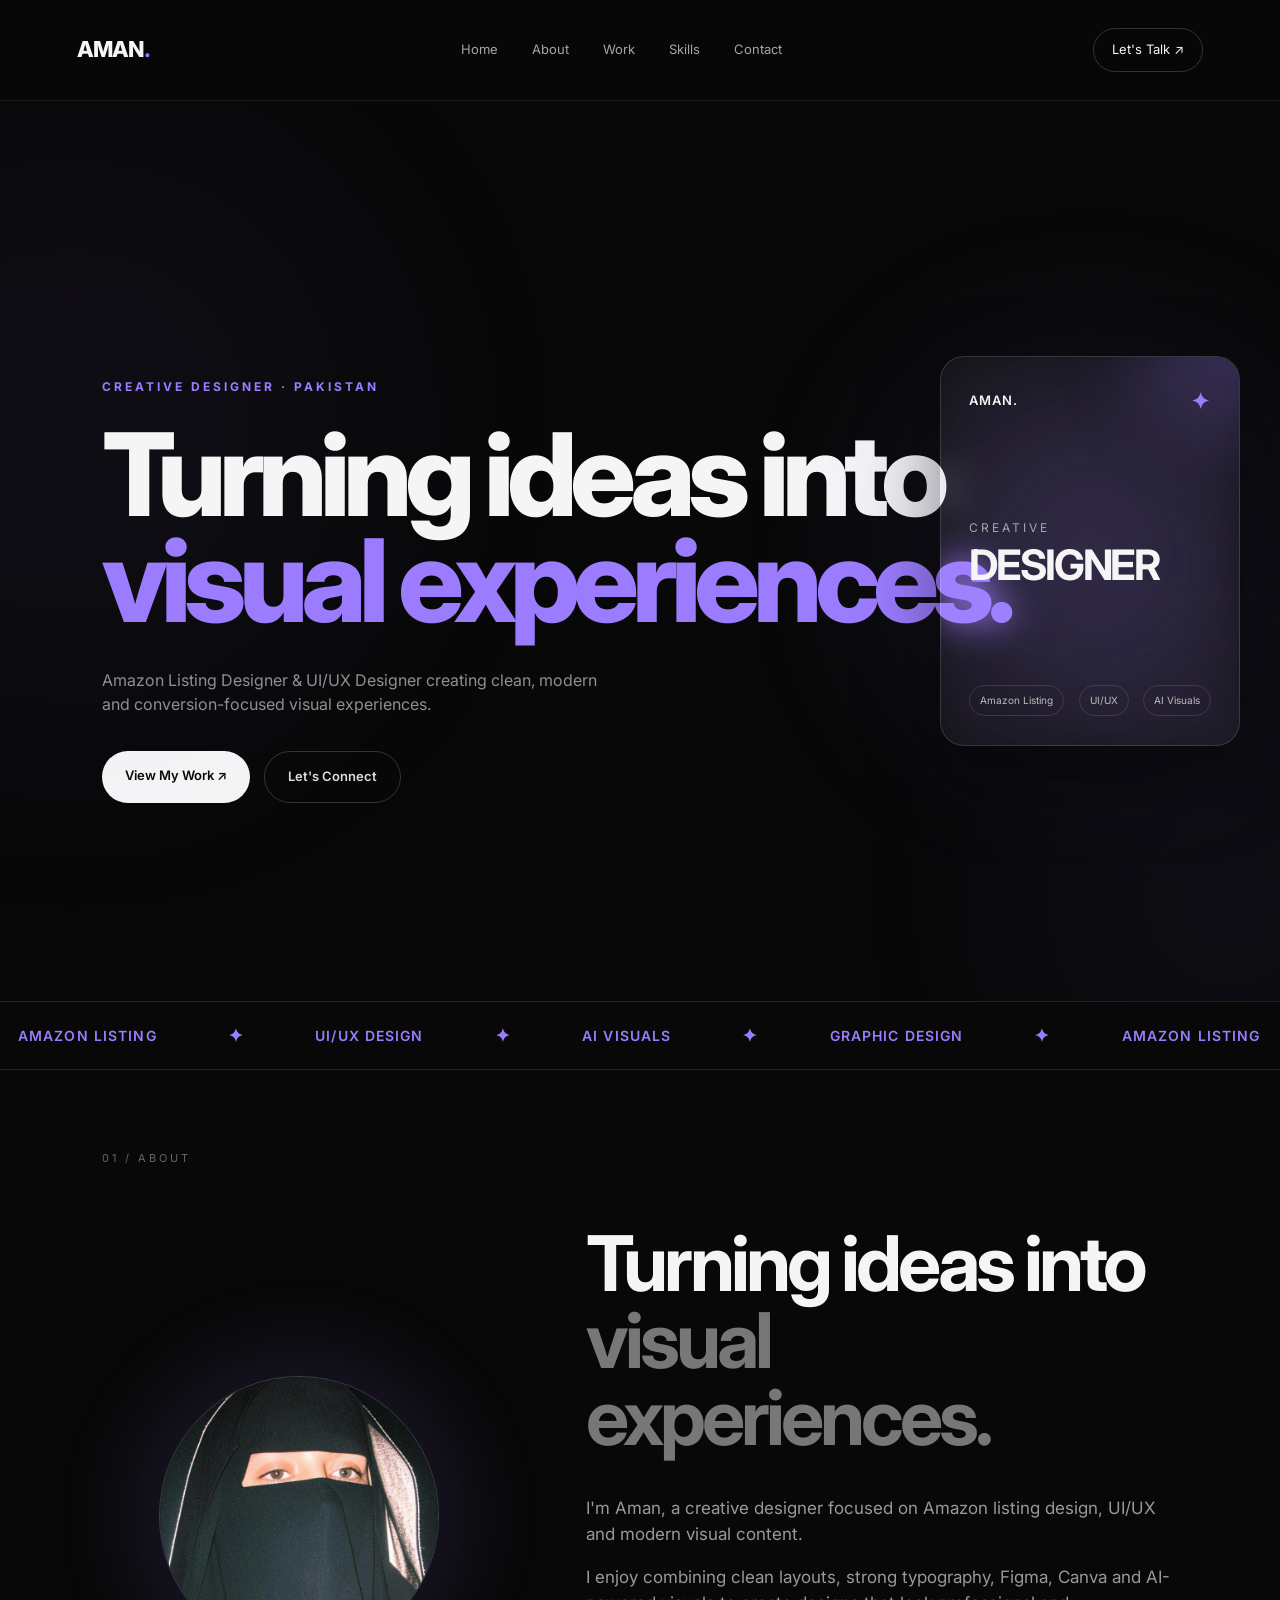
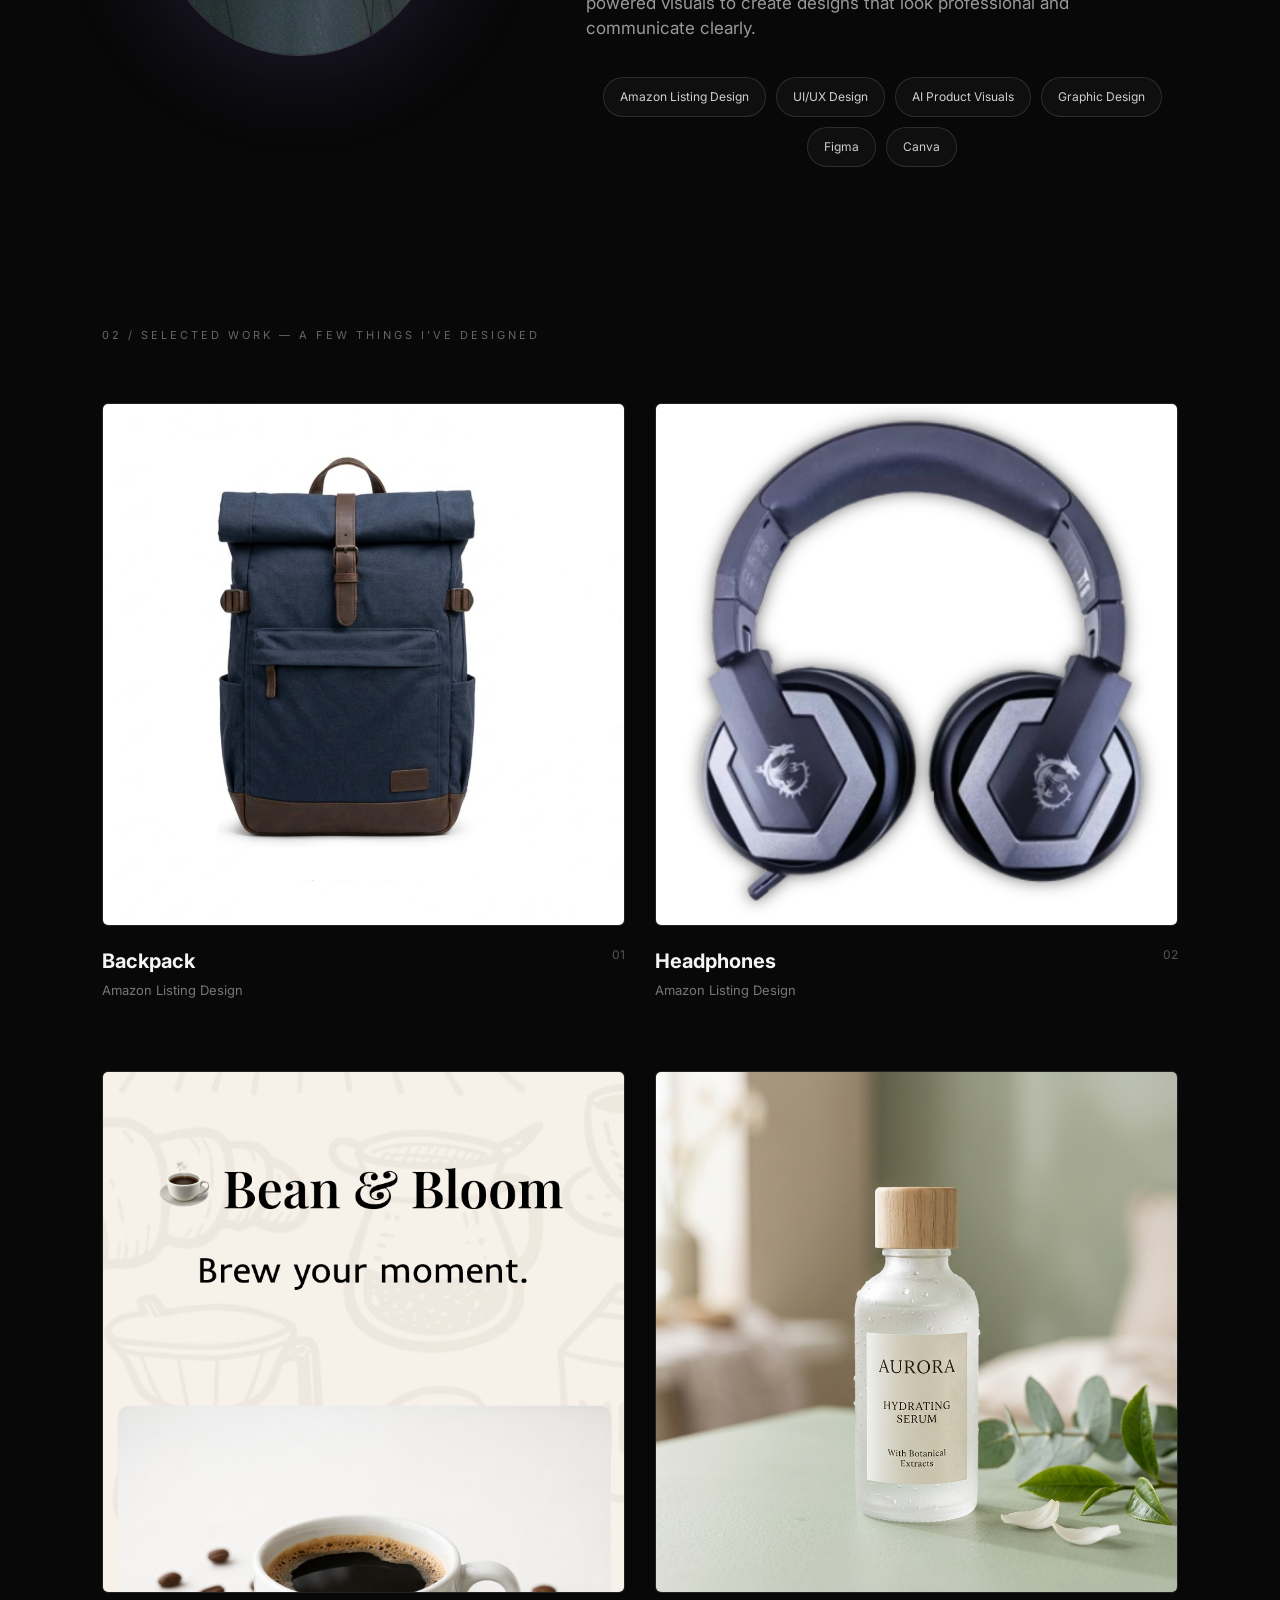
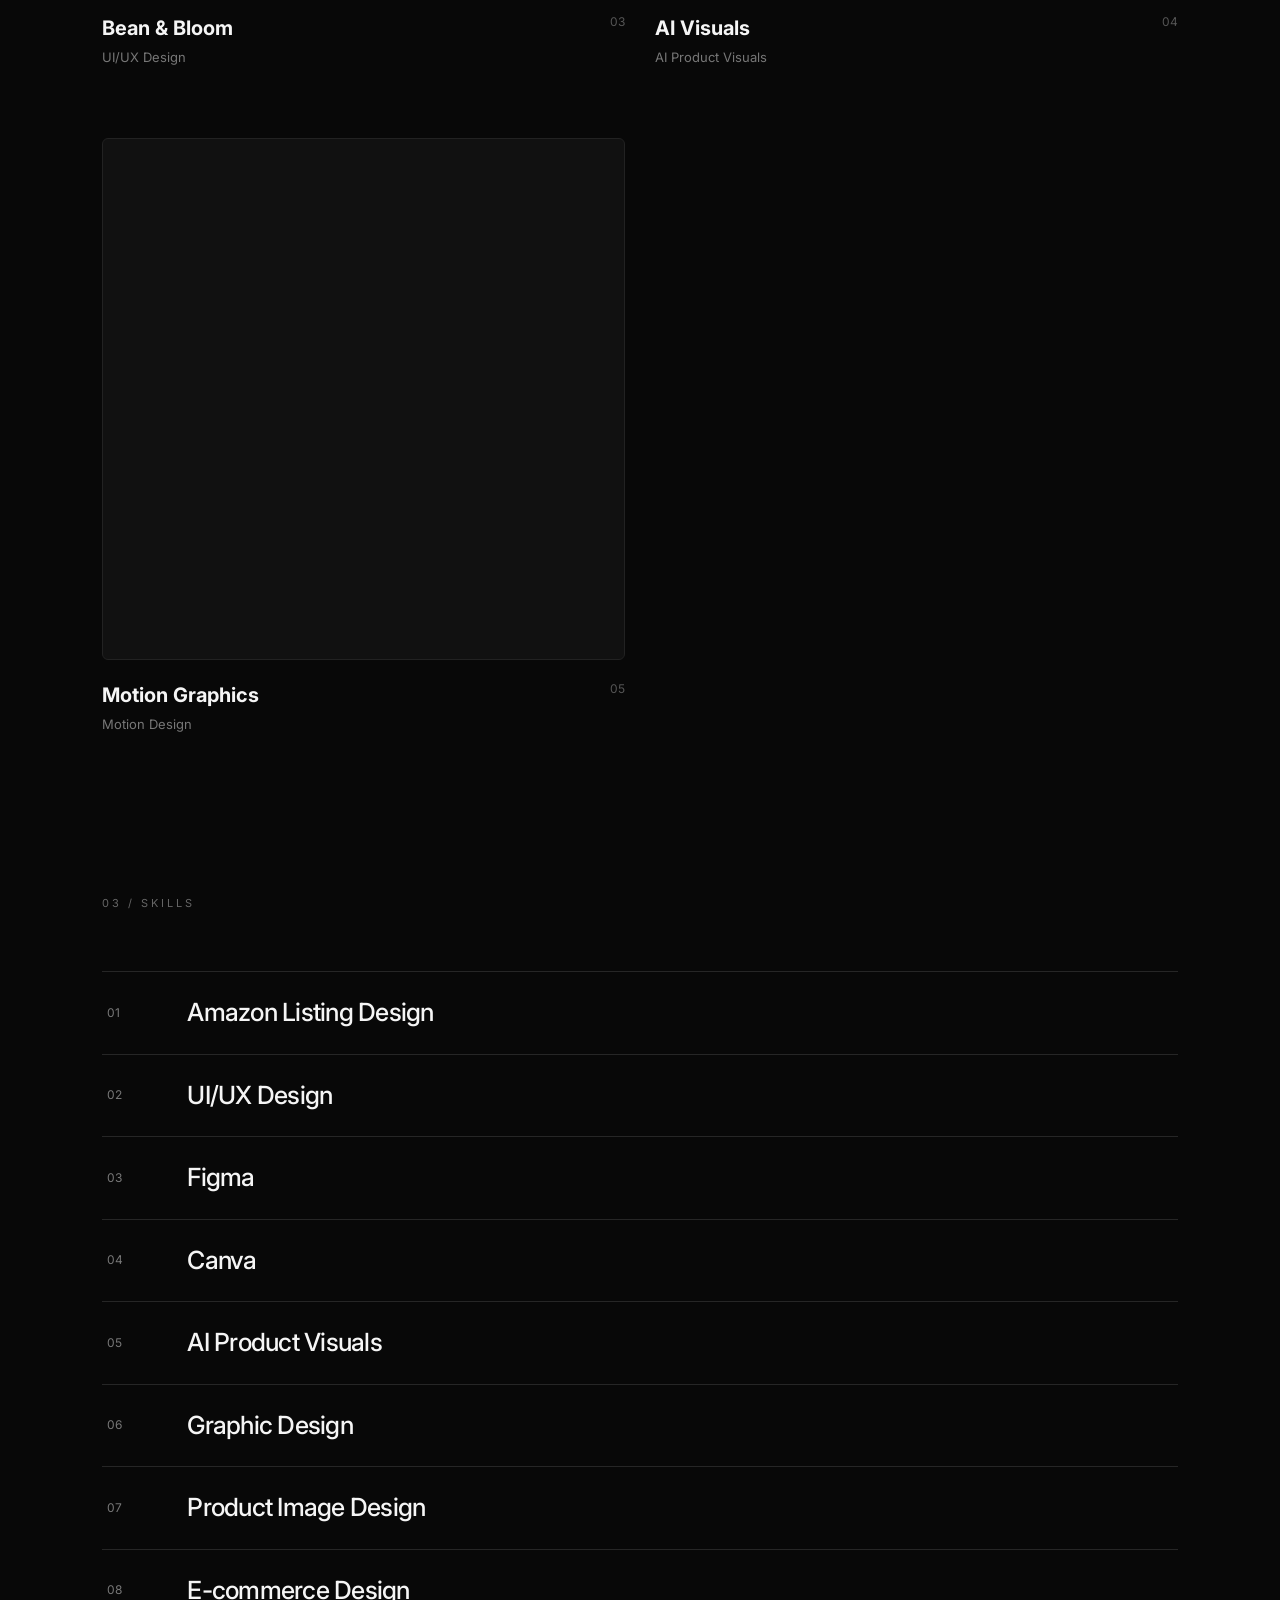
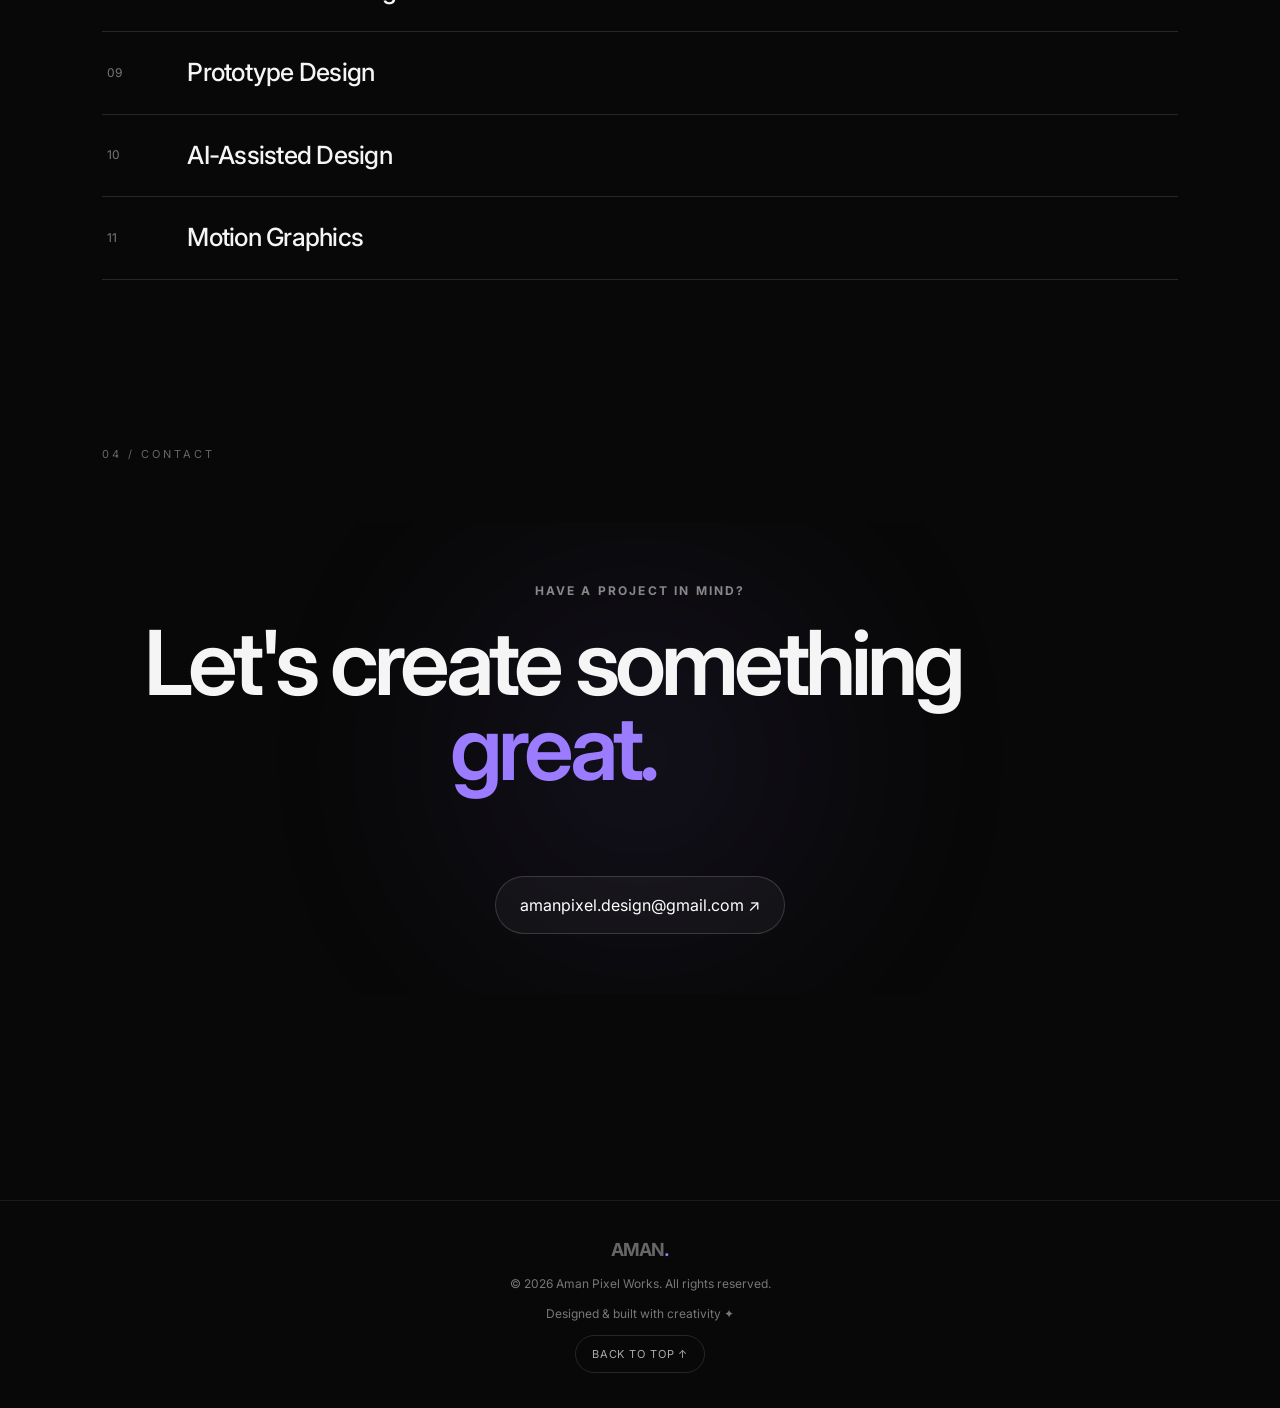
<file: index.html>
<!DOCTYPE html>
<html lang="en">
<head>
    <meta charset="UTF-8">
    <meta name="viewport" content="width=device-width, initial-scale=1.0">

    <title>AMAN. — Pixel Studio</title>

    <link rel="stylesheet" href="style.css">

    <link rel="preconnect" href="https://fonts.googleapis.com">
    <link rel="preconnect" href="https://fonts.gstatic.com" crossorigin>
    <link href="https://fonts.googleapis.com/css2?family=Inter:wght@400;500;600;700;800&display=swap" rel="stylesheet">
</head>

<body>

    <!-- NAVBAR -->
    <header class="navbar">
        <div class="logo">AMAN<span>.</span></div>

        <nav>
            <a href="#home">Home</a>
            <a href="#about">About</a>
            <a href="#work">Work</a>
            <a href="#skills">Skills</a>
            <a href="#contact">Contact</a>
        </nav>

        <a href="#contact" class="nav-btn">Let's Talk ↗</a>
    </header>


    <!-- HERO -->
    <main id="home">

        <section class="hero">

            <p class="hero-small">CREATIVE DESIGNER · PAKISTAN</p>

            <h1>
    Turning ideas into
    <span>visual experiences.</span>
</h1>
            <p class="hero-text">
                Amazon Listing Designer & UI/UX Designer creating clean,
                modern and conversion-focused visual experiences.
            </p>

            <div class="hero-buttons">
                <a href="#work" class="primary-btn">View My Work ↗</a>
                <a href="#contact" class="secondary-btn">Let's Connect</a>
            </div>
<div class="hero-visual">

    <div class="visual-glow"></div>

    <div class="visual-card">

        <div class="visual-top">
            <span>AMAN.</span>
            <span>✦</span>
        </div>

        <div class="visual-center">
            <span>CREATIVE</span>
            <strong>DESIGNER</strong>
        </div>

        <div class="visual-bottom">
            <span>Amazon Listing</span>
            <span>UI/UX</span>
            <span>AI Visuals</span>
        </div>

    </div>

</div>
        </section>


        <!-- MARQUEE -->
        <section class="marquee">
    <div class="marquee-track">
        <span>AMAZON LISTING</span>
        <span>✦</span>
        <span>UI/UX DESIGN</span>
        <span>✦</span>
        <span>AI VISUALS</span>
        <span>✦</span>
        <span>GRAPHIC DESIGN</span>
        <span>✦</span>

        <span>AMAZON LISTING</span>
        <span>✦</span>
        <span>UI/UX DESIGN</span>
        <span>✦</span>
        <span>AI VISUALS</span>
        <span>✦</span>
        <span>GRAPHIC DESIGN</span>
        <span>✦</span>
    </div>
</section>

        <!-- ABOUT -->
    <section class="about section" id="about">

    <div class="section-label">01 / ABOUT</div>

    <div class="about-layout">

        <div class="about-image">
            <div class="about-image-glow"></div>
            <img src="images/profile.jpeg" alt="Aman - Creative Designer">
        </div>

        <div class="about-content">
            <h2>
                Turning ideas into
                <span>visual experiences.</span>
            </h2>

            <p>
                I'm Aman, a creative designer focused on Amazon listing
                design, UI/UX and modern visual content.
            </p>

            <p>
                I enjoy combining clean layouts, strong typography,
                Figma, Canva and AI-powered visuals to create designs
                that look professional and communicate clearly.
            </p>

            <div class="about-skills">
                <span>Amazon Listing Design</span>
                <span>UI/UX Design</span>
                <span>AI Product Visuals</span>
                <span>Graphic Design</span>
                <span>Figma</span>
                <span>Canva</span>
            </div>
        </div>

    </div>

</section>


        <!-- WORK -->
        <section class="work section" id="work">

            <div class="section-label">
    02 / SELECTED WORK
    <span>—</span>
    A FEW THINGS I'VE DESIGNED
</div>

            <div class="work-grid">

                <!-- BACKPACK -->
                <a href="backpack.html" class="project-card">

    <div class="project-image">
        <img src="images/first.png" alt="Backpack Amazon Listing" loading="lazy">
    </div>

    <div class="project-info">
        <div>
            <h3>Backpack</h3>
            <p>Amazon Listing Design</p>
        </div>

        <span>01</span>
    </div>

</a>


                <!-- HEADPHONES -->
                <a href="headphones.html" class="project-card">

    <div class="project-image">
        <img src="images/1.png" alt="Headphones Amazon Listing" loading="lazy">
    </div>

    <div class="project-info">
        <div>
            <h3>Headphones</h3>
            <p>Amazon Listing Design</p>
        </div>

        <span>02</span>
    </div>

</a>


                <!-- BEAN & BLOOM -->
                <a href="bean-bloom.html" class="project-card">

    <div class="project-image">
        <img src="images/bean1.png" alt="Bean & Bloom UI UX Design" loading="lazy">
    </div>

    <div class="project-info">
        <div>
            <h3>Bean & Bloom</h3>
            <p>UI/UX Design</p>
        </div>

        <span>03</span>
    </div>

</a>


                <!-- AI VISUALS -->
                <a href="ai-visuals.html" class="project-card">

    <div class="project-image">
        <img src="images/ai1.jpeg" alt="AI Product Visuals" loading="lazy">
    </div>

    <div class="project-info">
        <div>
            <h3>AI Visuals</h3>
            <p>AI Product Visuals</p>
        </div>

        <span>04</span>
    </div>

</a> 
<!-- MOTION GRAPHICS -->

<a href="motion-graphics.html" class="project-card">

    <div class="project-image">

        <video
            src="motion-graphics/advertisement.mp4"
            muted
            loop
            autoplay
            playsinline
            preload="metadata"
        ></video>

    </div>

    <div class="project-info">

        <div>

            <h3>Motion Graphics</h3>

            <p>Motion Design</p>

        </div>

        <span>05</span>

    </div>

</a>
            

        </section>


        <!-- SKILLS -->
        <section class="skills section" id="skills">

            <div class="section-label">03 / SKILLS</div>

            <div class="skills-list">

                <div class="skill">
                    <span>01</span>
                    <h3>Amazon Listing Design</h3>
                </div>

                <div class="skill">
                    <span>02</span>
                    <h3>UI/UX Design</h3>
                </div>

                <div class="skill">
                    <span>03</span>
                    <h3>Figma</h3>
                </div>

                <div class="skill">
                    <span>04</span>
                    <h3>Canva</h3>
                </div>

                <div class="skill">
                    <span>05</span>
                    <h3>AI Product Visuals</h3>
                </div>

                <div class="skill">
                    <span>06</span>
                    <h3>Graphic Design</h3>
                </div>
<div class="skill">
    <span>07</span>
    <h3>Product Image Design</h3>
</div>

<div class="skill">
    <span>08</span>
    <h3>E-commerce Design</h3>
</div>

<div class="skill">
    <span>09</span>
    <h3>Prototype Design</h3>
</div>

<div class="skill">
    <span>10</span>
    <h3>AI-Assisted Design</h3>
</div>
<div class="skill">
    <span>11</span>
    <h3>Motion Graphics</h3>
</div>
            </div>

        </section>


        <!-- CONTACT -->
        <section class="contact section" id="contact">

            <div class="section-label">04 / CONTACT</div>

            <div class="contact-content">

                <p>HAVE A PROJECT IN MIND?</p>

                <h2>
                    Let's create something
                    <span>great.</span>
                </h2>

                <a href="mailto:amanpixel.design@gmail.com" class="email-btn">
                    amanpixel.design@gmail.com ↗
                </a>

            </div>

        </section>

    </main>


    <!-- FOOTER -->
    <footer>

        <div class="logo">AMAN<span>.</span></div>

        <p>© 2026 Aman Pixel Works. All rights reserved.</p>

        <p>Designed & built with creativity ✦</p>
<a href="#home" class="footer-top">BACK TO TOP ↑</a>
    </footer>


</body>
</html>
</file>
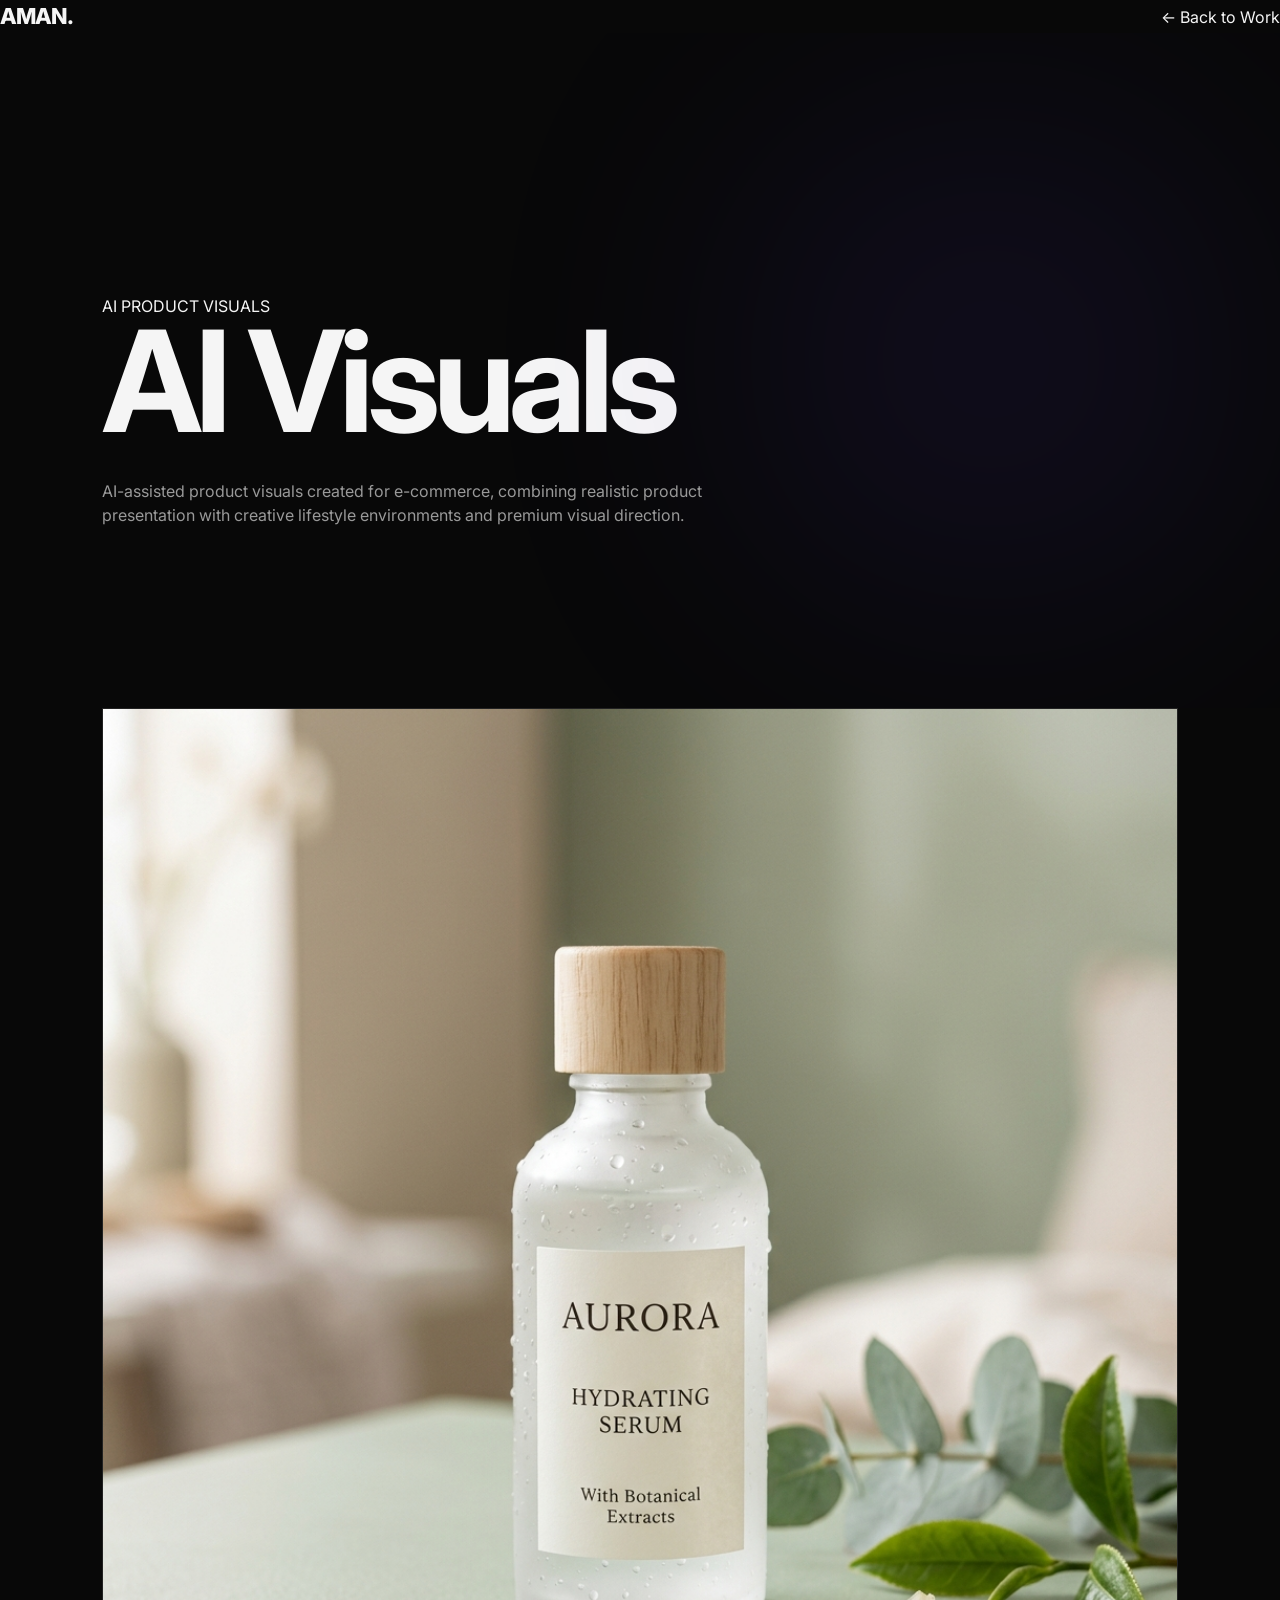
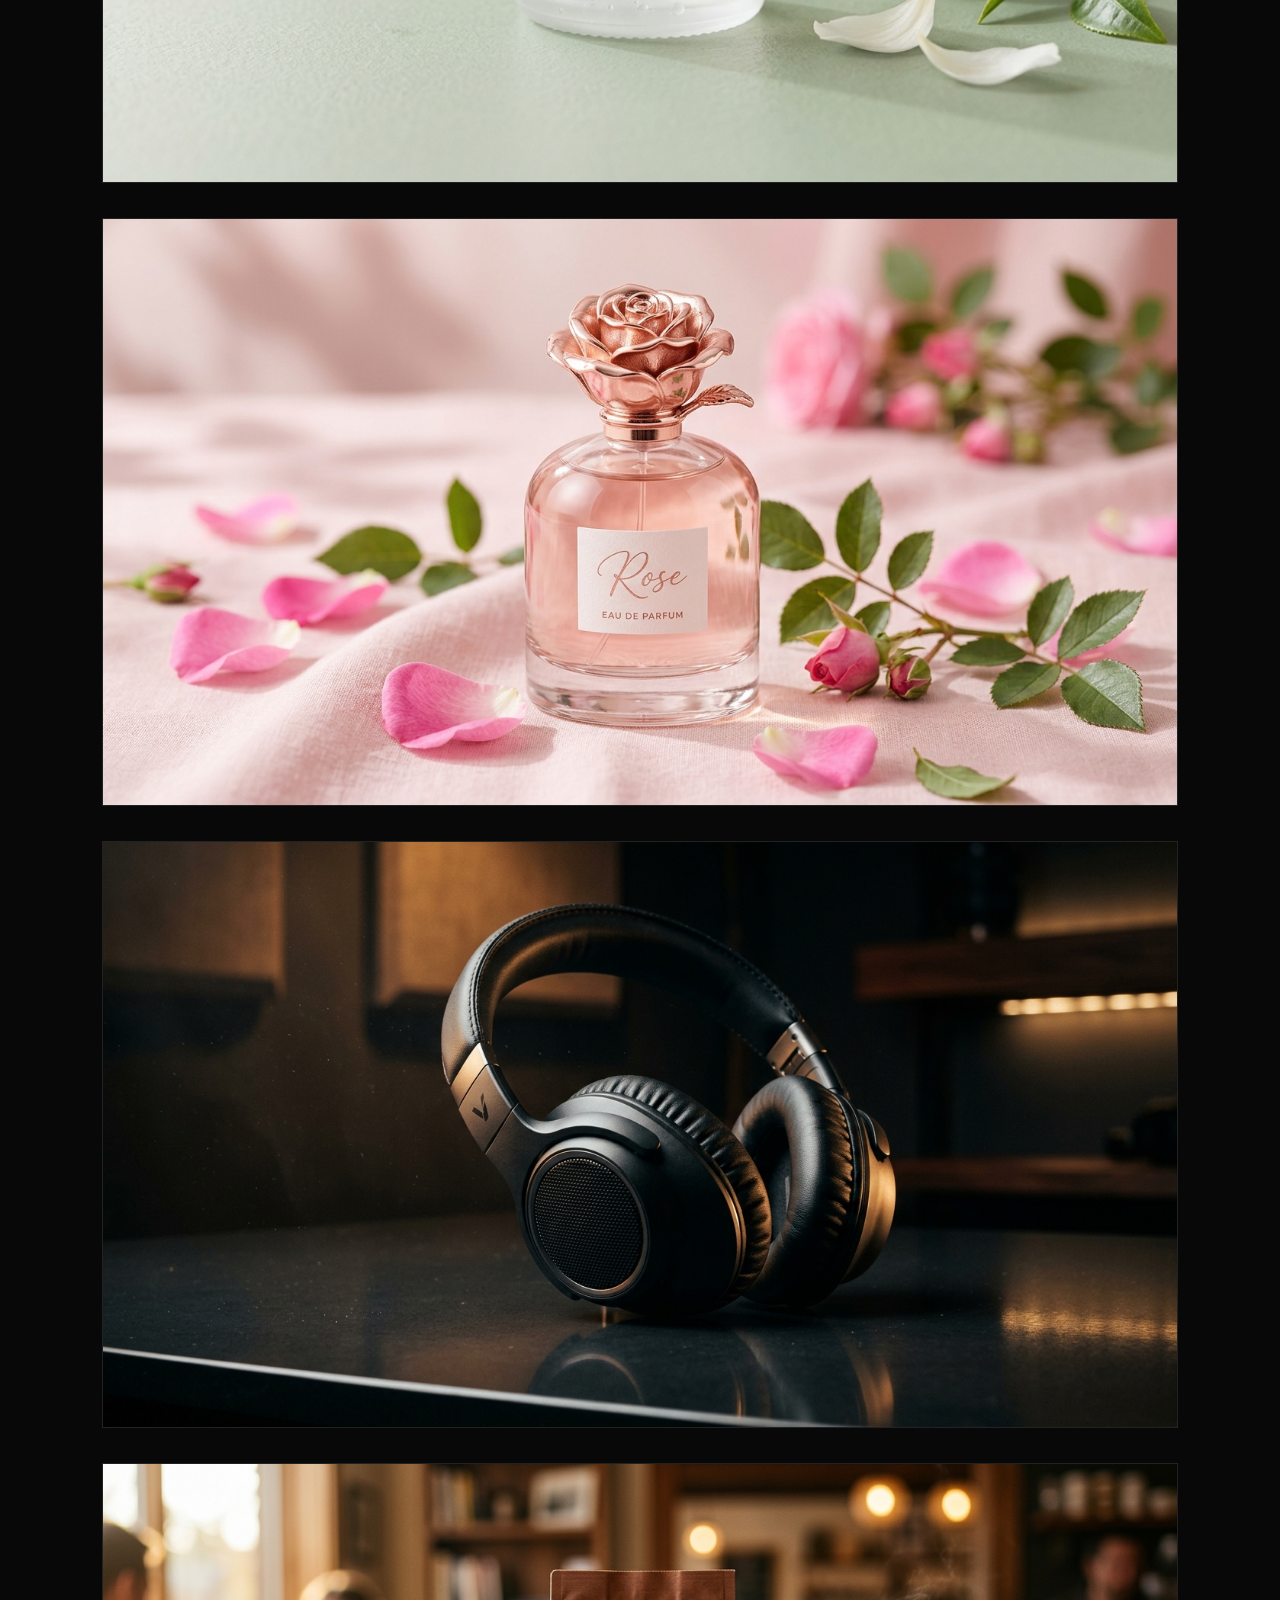
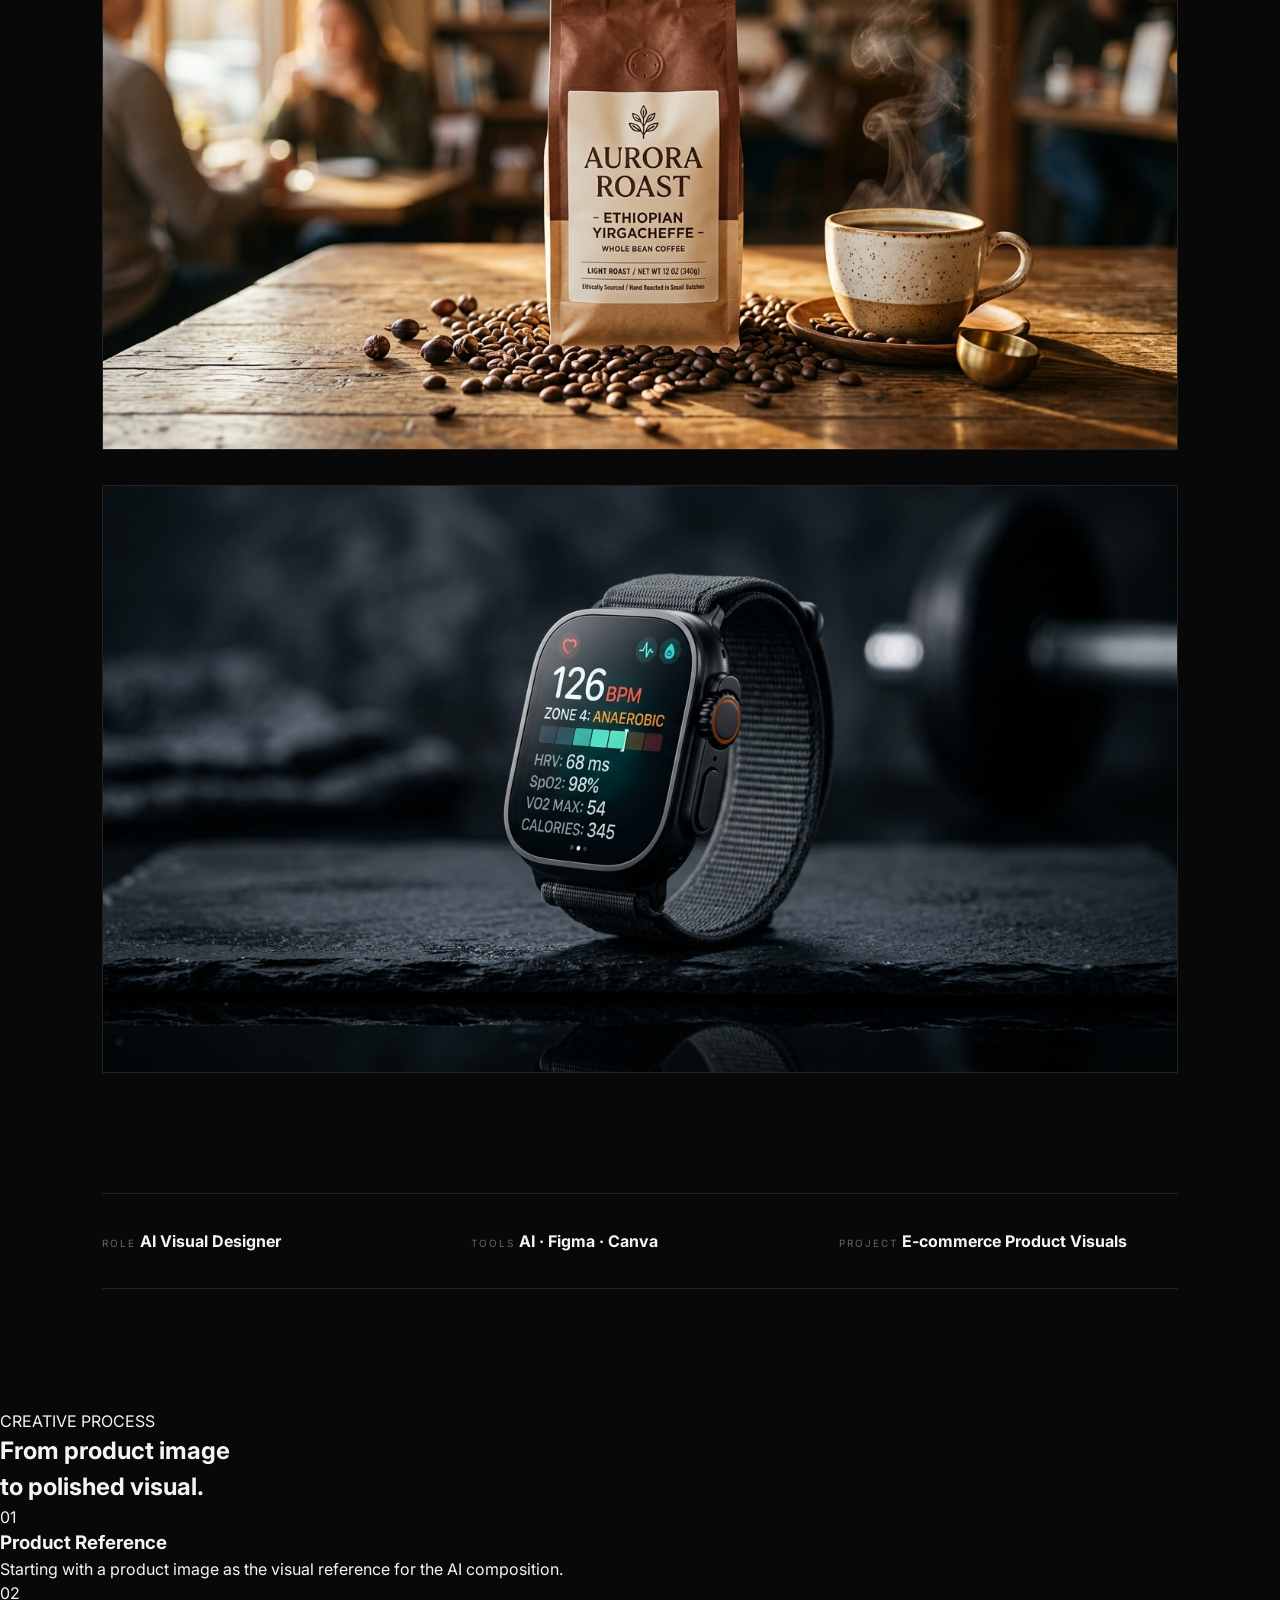
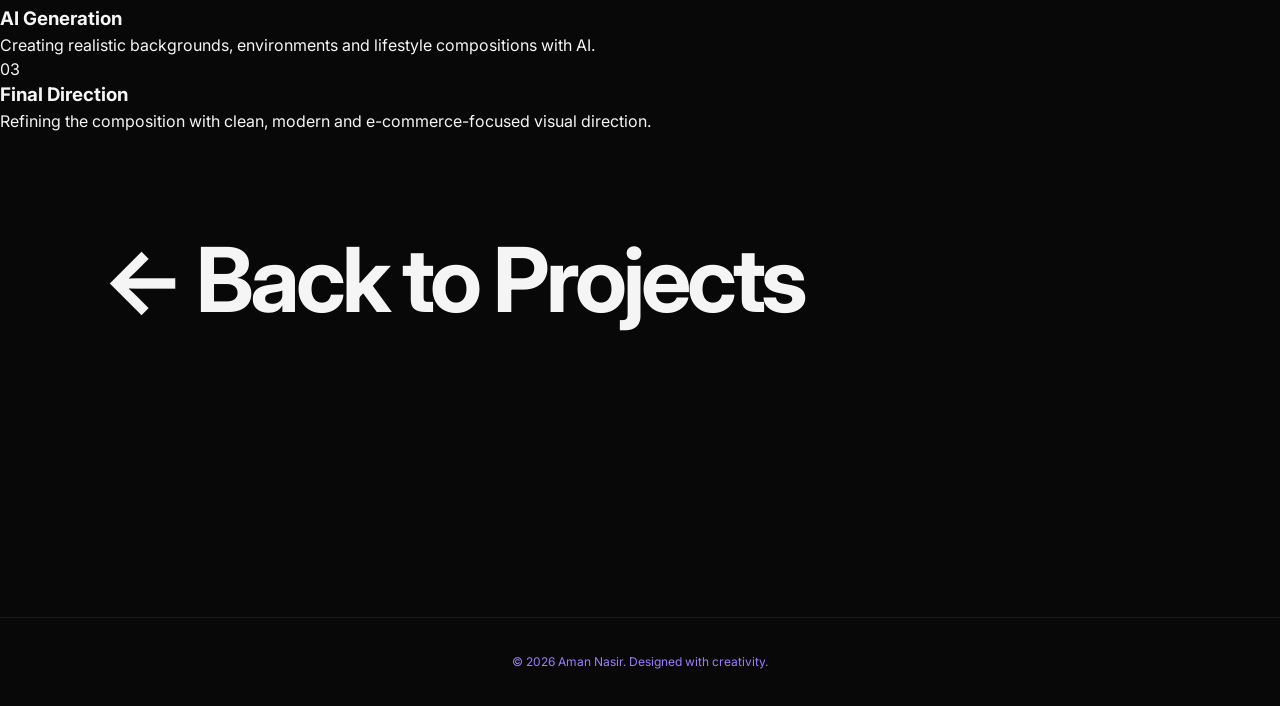
<file: ai-visuals.html>
<!DOCTYPE html>
<html lang="en">
<head>
    <meta charset="UTF-8">
    <meta name="viewport" content="width=device-width, initial-scale=1.0">

    <title>AI Product Visuals — Aman</title>

    <link rel="stylesheet" href="style.css">

    <link rel="preconnect" href="https://fonts.googleapis.com">
    <link rel="preconnect" href="https://fonts.gstatic.com" crossorigin>
    <link href="https://fonts.googleapis.com/css2?family=Inter:wght@400;500;600;700;800&display=swap" rel="stylesheet">
</head>

<body>

    <!-- Header -->
    <header class="project-header">

        <a href="index.html" class="logo">
            AMAN.
        </a>

        <a href="index.html#work" class="back-link">
            ← Back to Work
        </a>

    </header>


    <!-- Project Hero -->
    <main>

        <section class="project-hero">

            <p class="project-label">
                AI PRODUCT VISUALS
            </p>

            <h1>
                AI Visuals
            </h1>

            <p class="project-description">
                AI-assisted product visuals created for e-commerce,
                combining realistic product presentation with creative
                lifestyle environments and premium visual direction.
            </p>

        </section>


        <!-- AI Visual Gallery -->
        <section class="listing-gallery">

            <div class="listing-image">
                <img src="images/ai1.jpeg" alt="AI Product Visual 1">
            </div>

            <div class="listing-image">
                <img src="images/ai2.jpeg" alt="AI Product Visual 2">
            </div>

            <div class="listing-image">
                <img src="images/ai3.jpeg" alt="AI Product Visual 3">
            </div>

            <div class="listing-image">
                <img src="images/ai4.jpeg" alt="AI Product Visual 4">
            </div>

            <div class="listing-image">
                <img src="images/ai5.jpeg" alt="AI Product Visual 5">
            </div>

        </section>


        <!-- Project Information -->
        <section class="project-info-section">

            <div>
                <span>ROLE</span>
                <strong>AI Visual Designer</strong>
            </div>

            <div>
                <span>TOOLS</span>
                <strong>AI · Figma · Canva</strong>
            </div>

            <div>
                <span>PROJECT</span>
                <strong>E-commerce Product Visuals</strong>
            </div>

        </section>


        <!-- Creative Process -->
        <section class="project-process">

            <p class="project-label">
                CREATIVE PROCESS
            </p>

            <h2>
                From product image<br>
                to polished visual.
            </h2>

            <div class="process-grid">

                <div>
                    <span>01</span>

                    <h3>
                        Product Reference
                    </h3>

                    <p>
                        Starting with a product image as the
                        visual reference for the AI composition.
                    </p>
                </div>


                <div>
                    <span>02</span>

                    <h3>
                        AI Generation
                    </h3>

                    <p>
                        Creating realistic backgrounds, environments
                        and lifestyle compositions with AI.
                    </p>
                </div>


                <div>
                    <span>03</span>

                    <h3>
                        Final Direction
                    </h3>

                    <p>
                        Refining the composition with clean,
                        modern and e-commerce-focused visual direction.
                    </p>
                </div>

            </div>

        </section>


        <!-- Back to Projects -->
        <section class="next-project">

            <a href="index.html#work">
                ← Back to Projects
            </a>

        </section>

    </main>


    <!-- Footer -->
    <footer class="footer">

        <p>
            © 2026 Aman Nasir. Designed with creativity.
        </p>

    </footer>

</body>
</html>
</file>
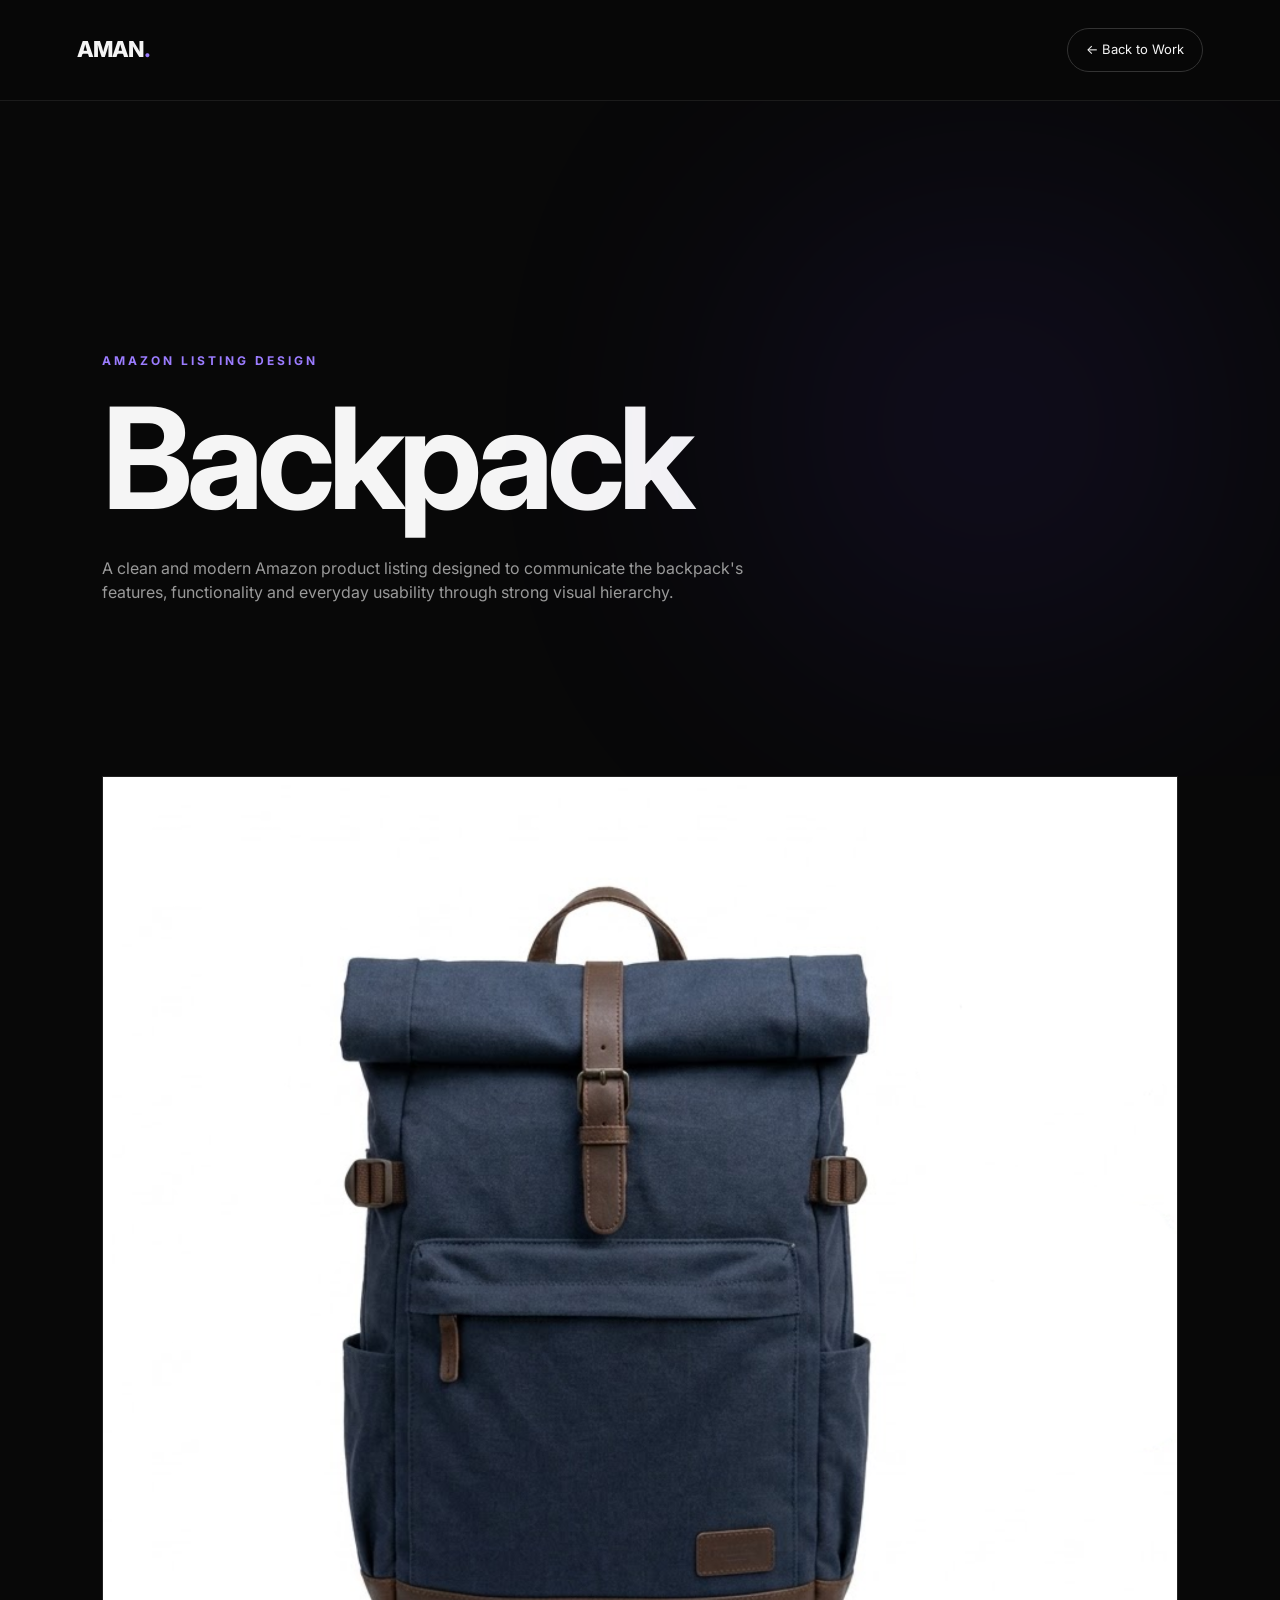
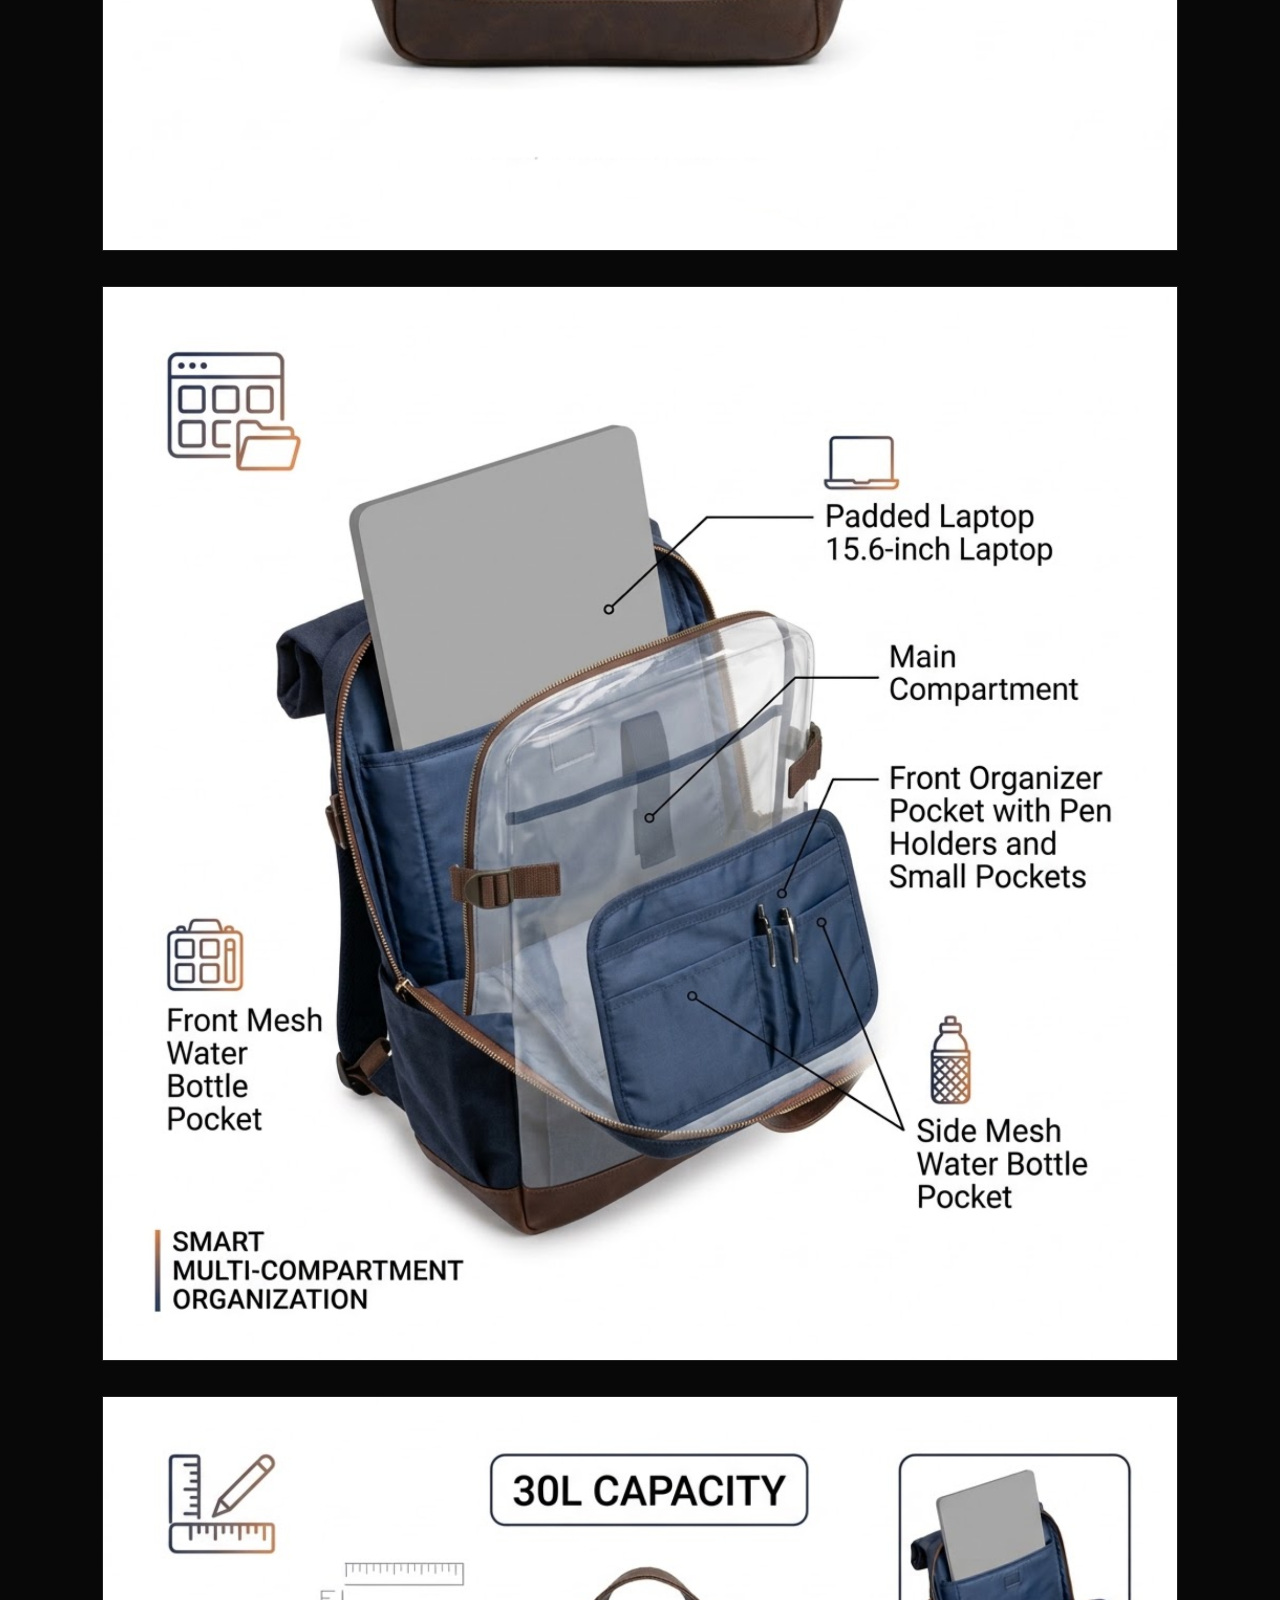
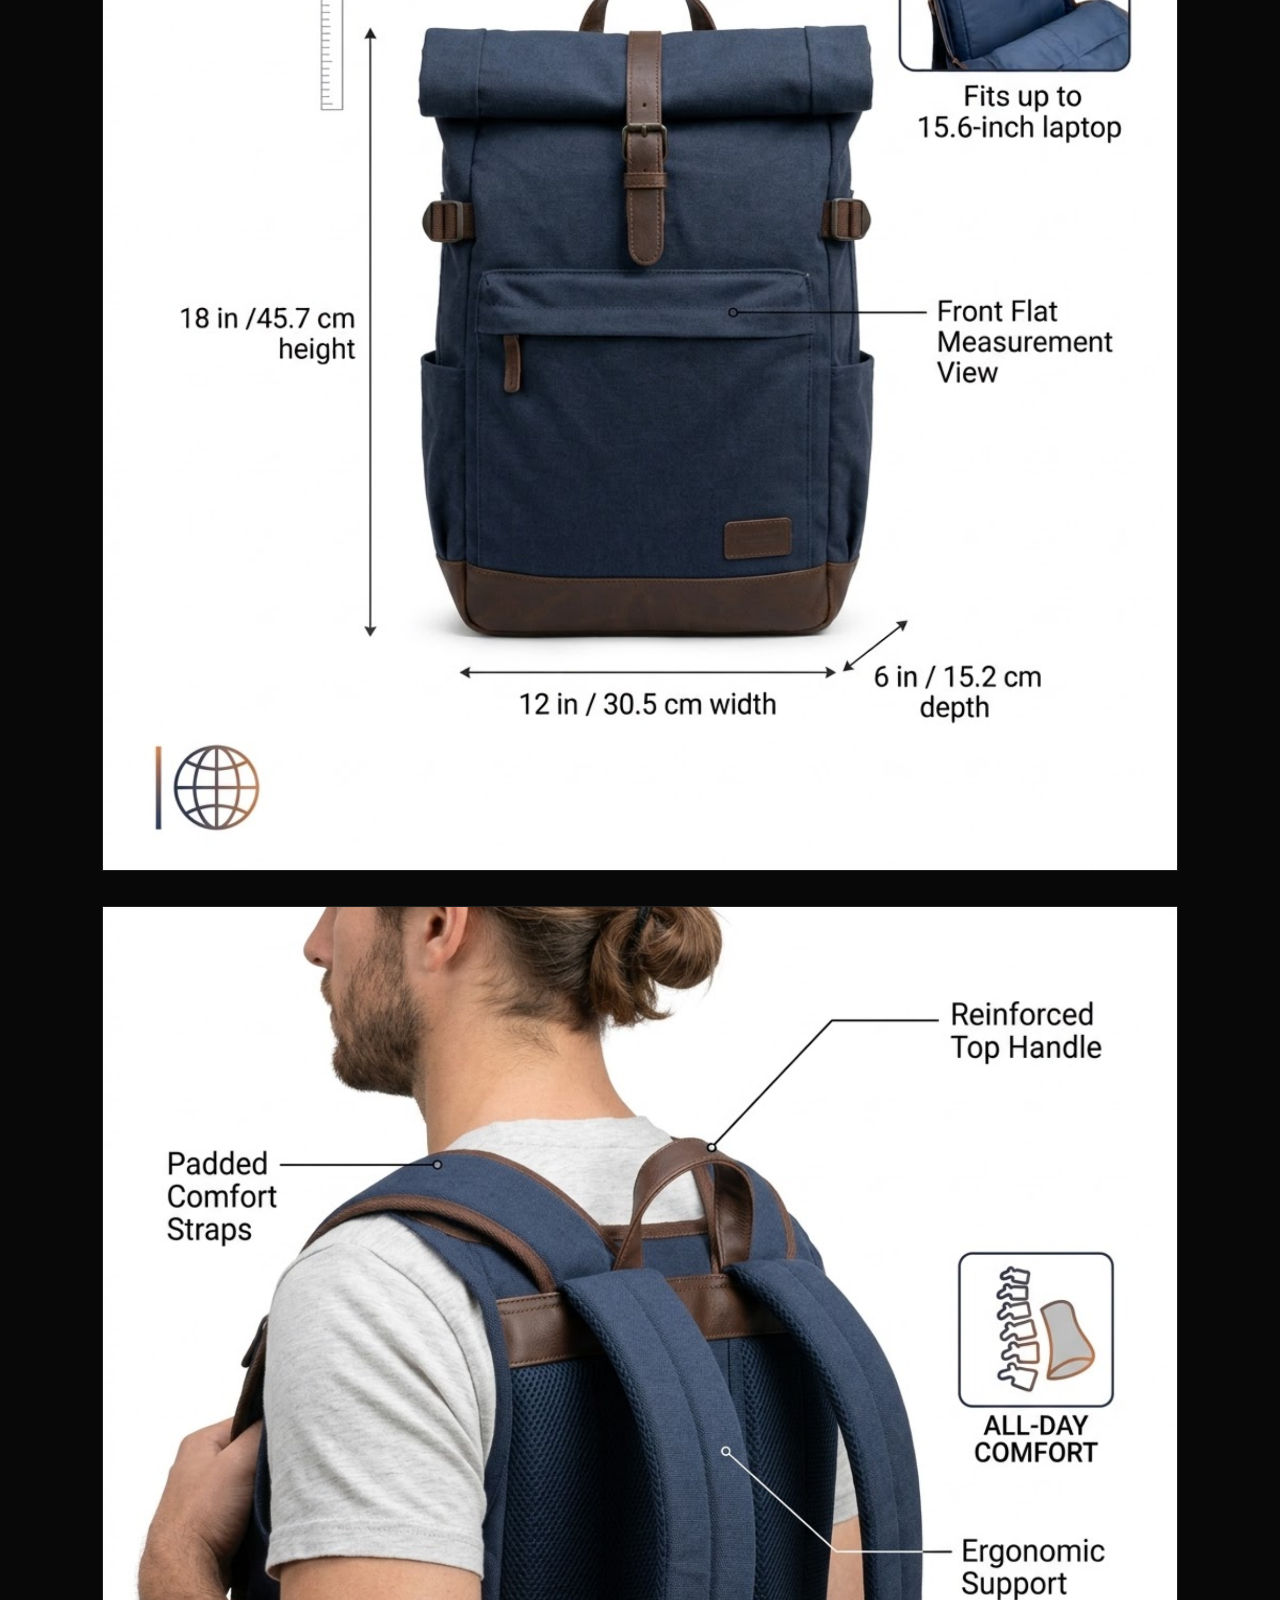
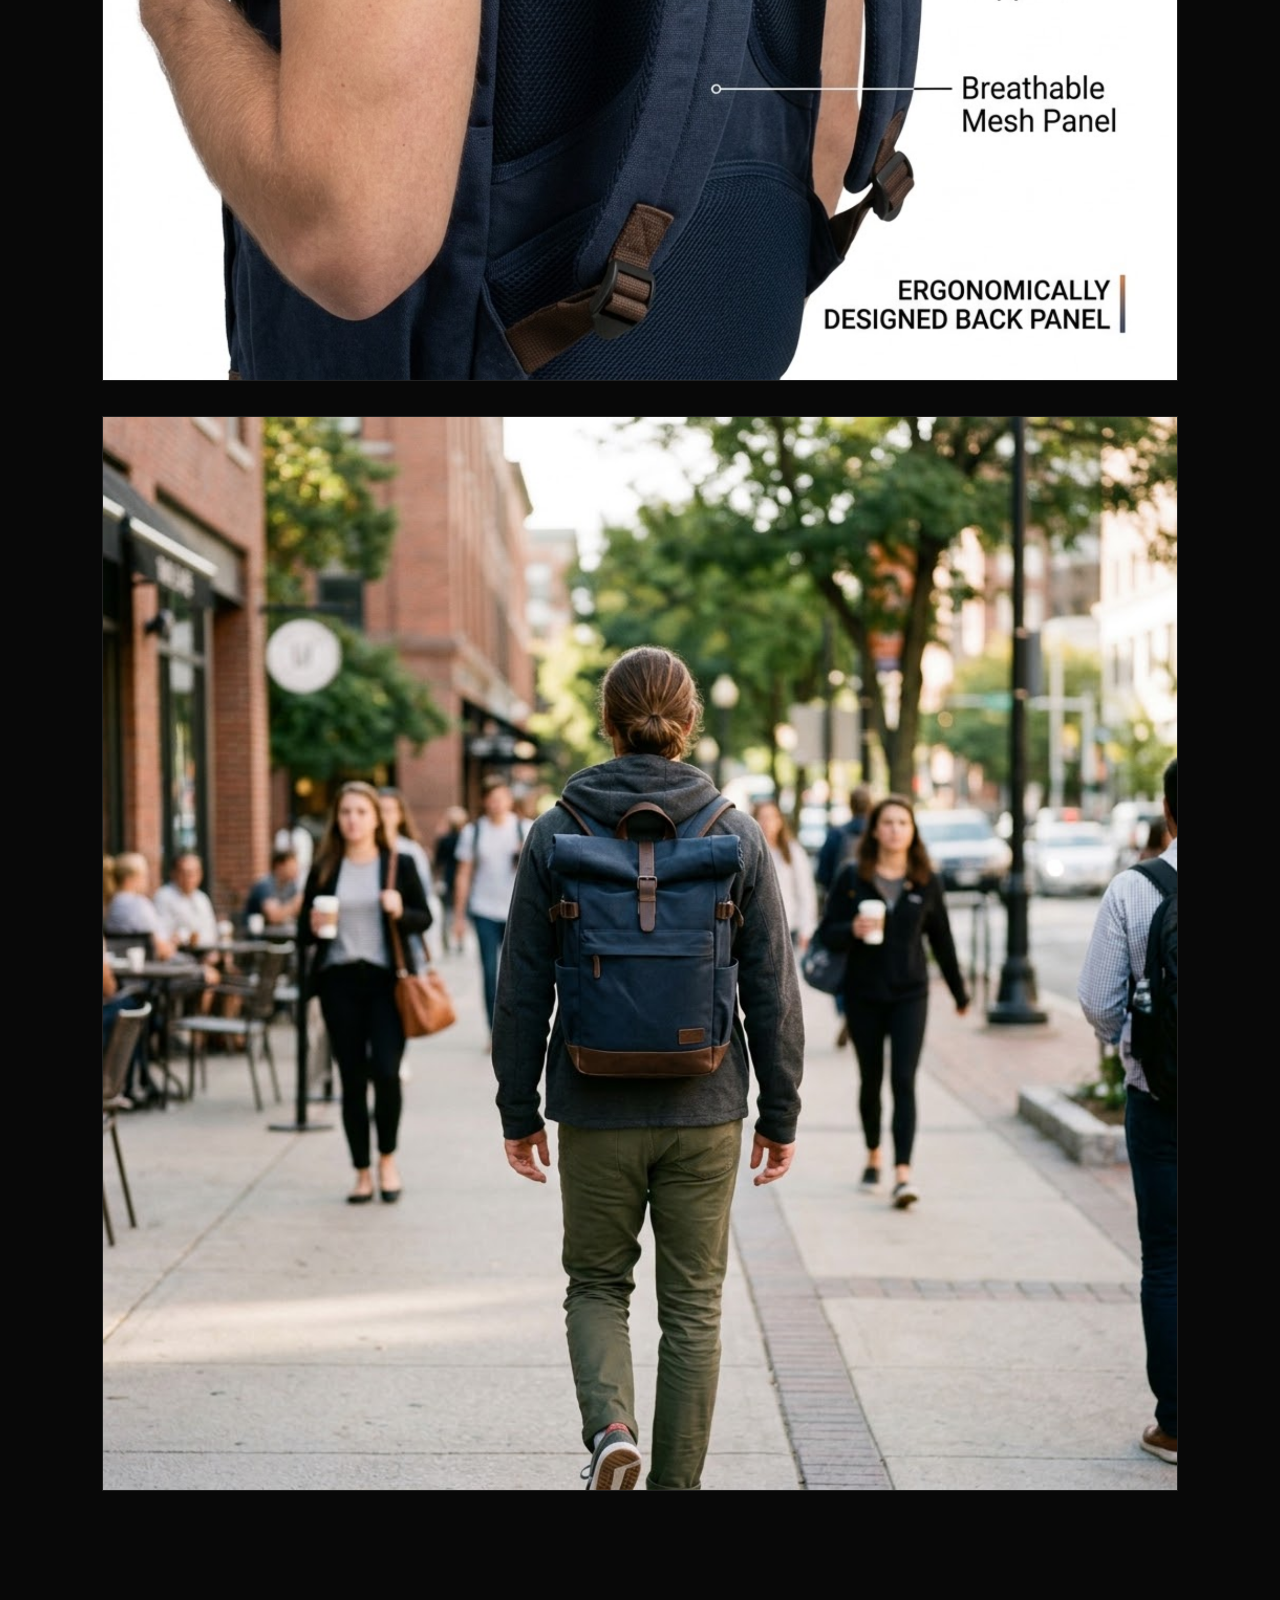
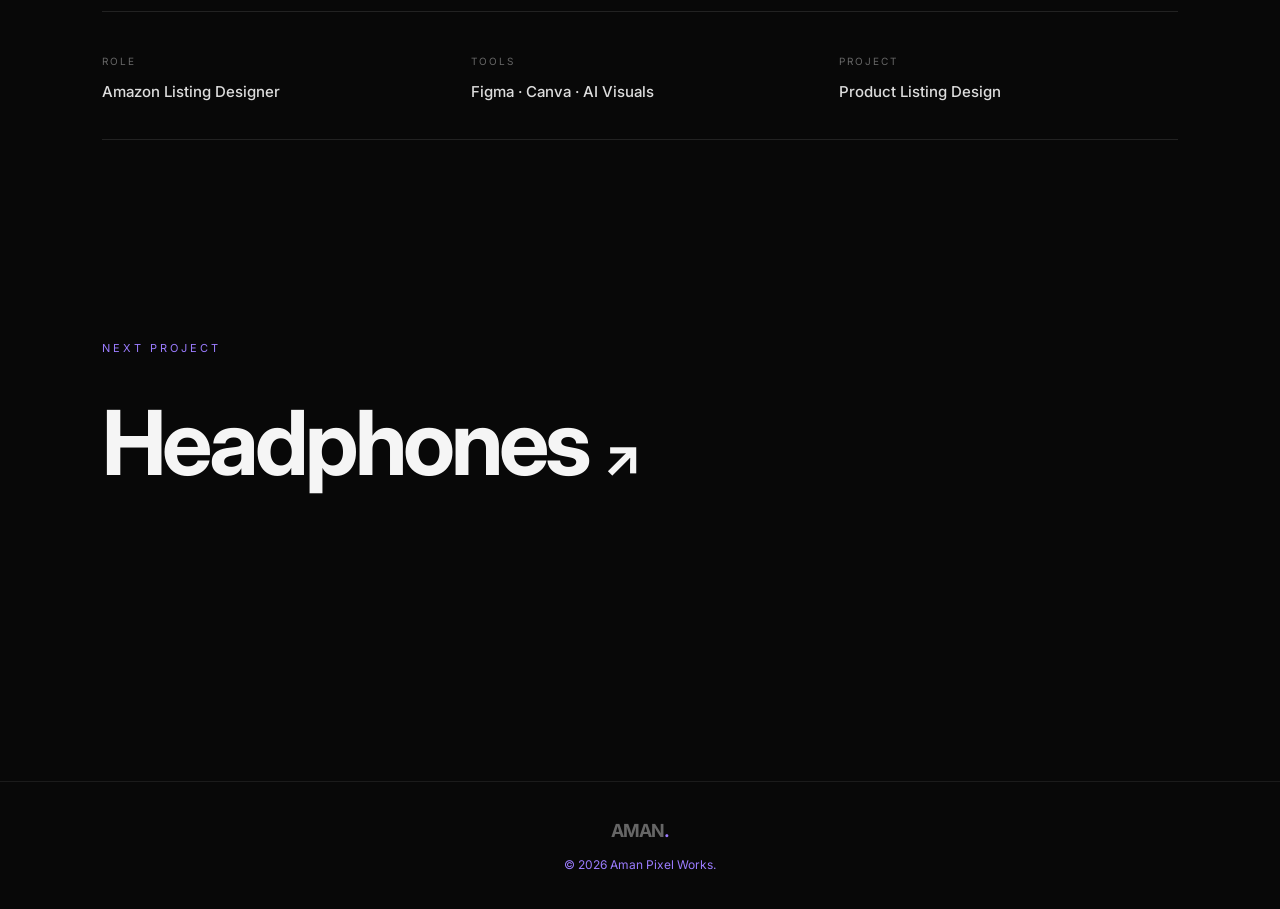
<file: backpack.html>
<!DOCTYPE html>
<html lang="en">
<head>
    <meta charset="UTF-8">
    <meta name="viewport" content="width=device-width, initial-scale=1.0">

    <title>Backpack — Amazon Listing | Aman Pixel Works</title>

    <link rel="stylesheet" href="style.css">

    <link rel="preconnect" href="https://fonts.googleapis.com">
    <link rel="preconnect" href="https://fonts.gstatic.com" crossorigin>
    <link href="https://fonts.googleapis.com/css2?family=Inter:wght@400;500;600;700;800&display=swap" rel="stylesheet">
</head>

<body>

    <header class="navbar">
        <a href="index.html" class="logo">AMAN<span>.</span></a>

        <a href="index.html#work" class="nav-btn">← Back to Work</a>
    </header>


    <main>

        <!-- PROJECT HERO -->
        <section class="project-hero">

            <p class="hero-small">AMAZON LISTING DESIGN</p>

            <h1>Backpack</h1>

            <p class="project-description">
                A clean and modern Amazon product listing designed to
                communicate the backpack's features, functionality and
                everyday usability through strong visual hierarchy.
            </p>

        </section>


        <!-- LISTING IMAGES -->
        <section class="listing-gallery">

            <div class="listing-image">
                <img src="images/first.png" alt="Backpack Amazon Listing Hero">
            </div>

            <div class="listing-image">
                <img src="images/second.png" alt="Backpack Amazon Listing Features">
            </div>

            <div class="listing-image">
                <img src="images/third.png" alt="Backpack Amazon Listing Storage">
            </div>

            <div class="listing-image">
                <img src="images/fourth.png" alt="Backpack Amazon Listing Details">
            </div>

            <div class="listing-image">
                <img src="images/fifth.png" alt="Backpack Amazon Listing Lifestyle">
            </div>

        </section>


        <!-- PROJECT INFO -->
        <section class="project-info-section">

            <div>
                <span>ROLE</span>
                <h3>Amazon Listing Designer</h3>
            </div>

            <div>
                <span>TOOLS</span>
                <h3>Figma · Canva · AI Visuals</h3>
            </div>

            <div>
                <span>PROJECT</span>
                <h3>Product Listing Design</h3>
            </div>

        </section>


        <!-- NEXT PROJECT -->
        <section class="next-project">

            <p>NEXT PROJECT</p>

            <a href="headphones.html">
                Headphones <span>↗</span>
            </a>

        </section>

    </main>


    <footer>

        <div class="logo">AMAN<span>.</span></div>

        <p>© 2026 Aman Pixel Works.</p>

    </footer>

</body>
</html>
</file>
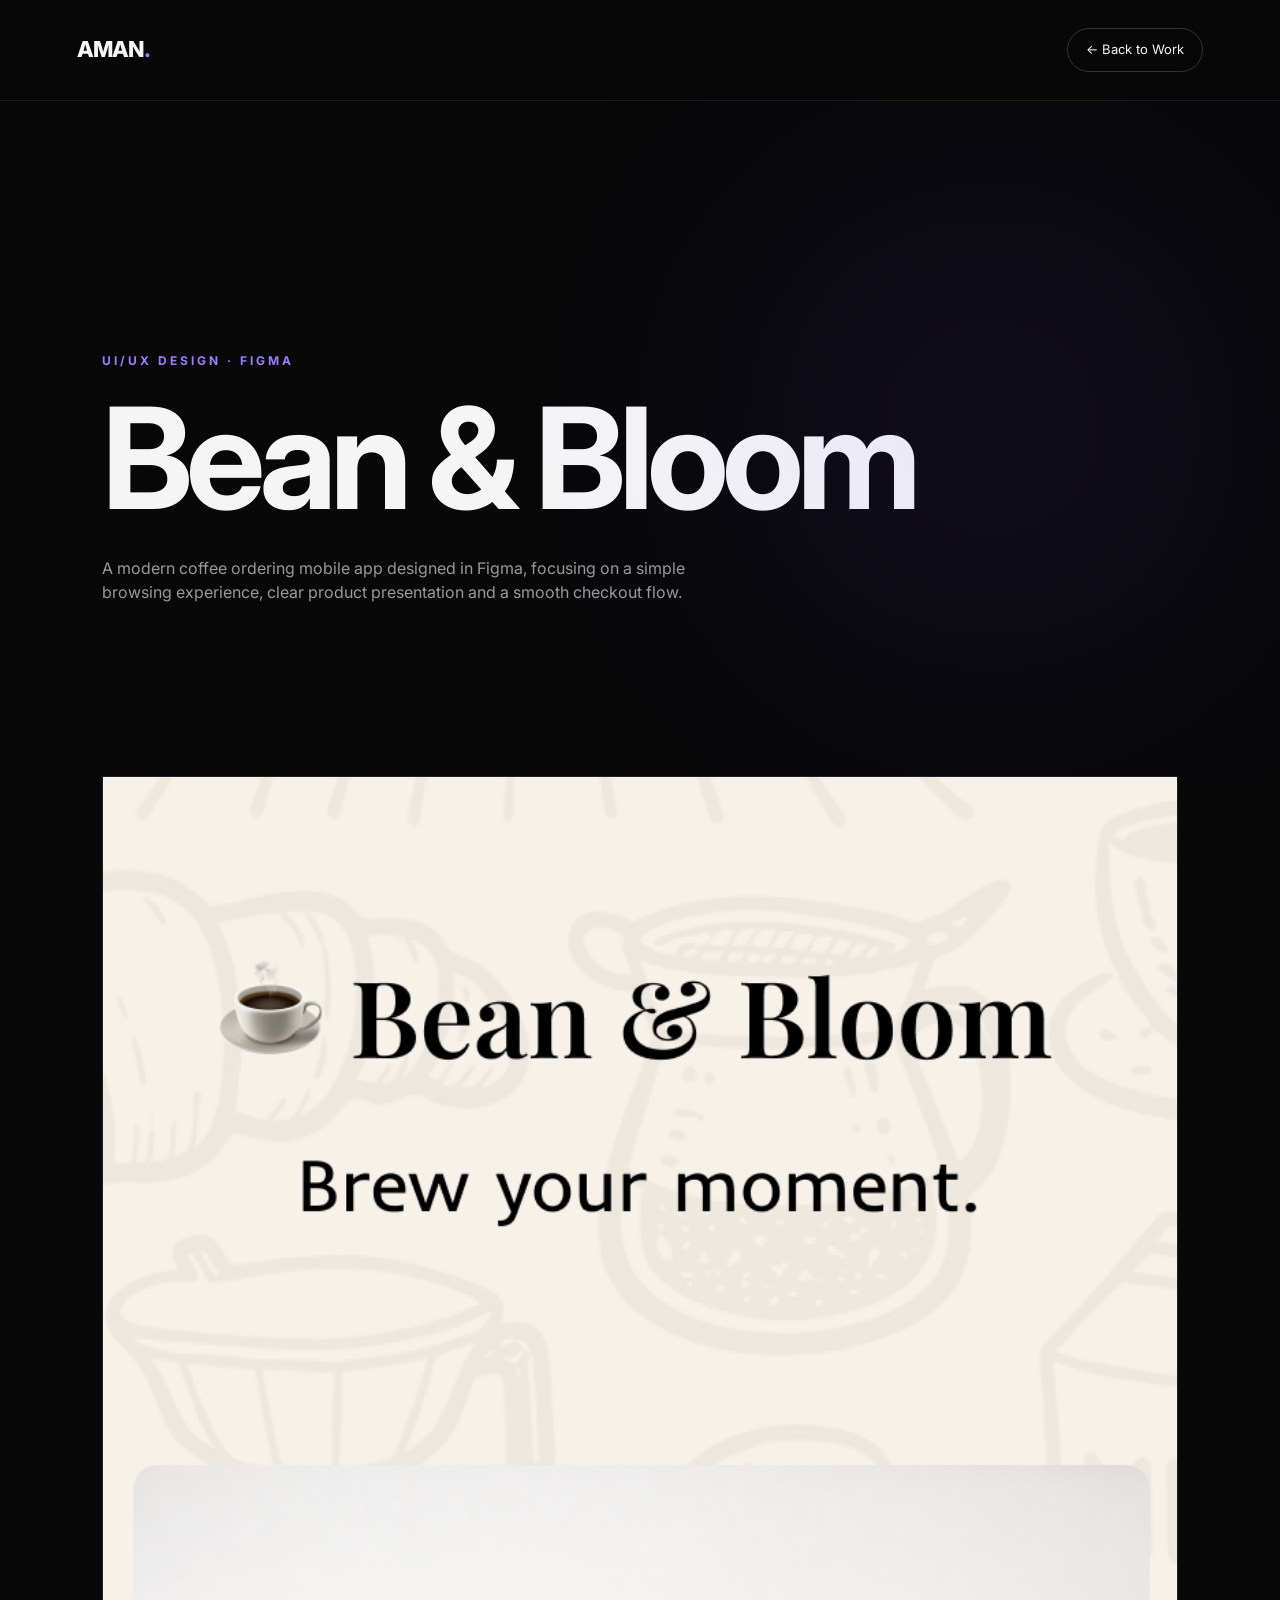
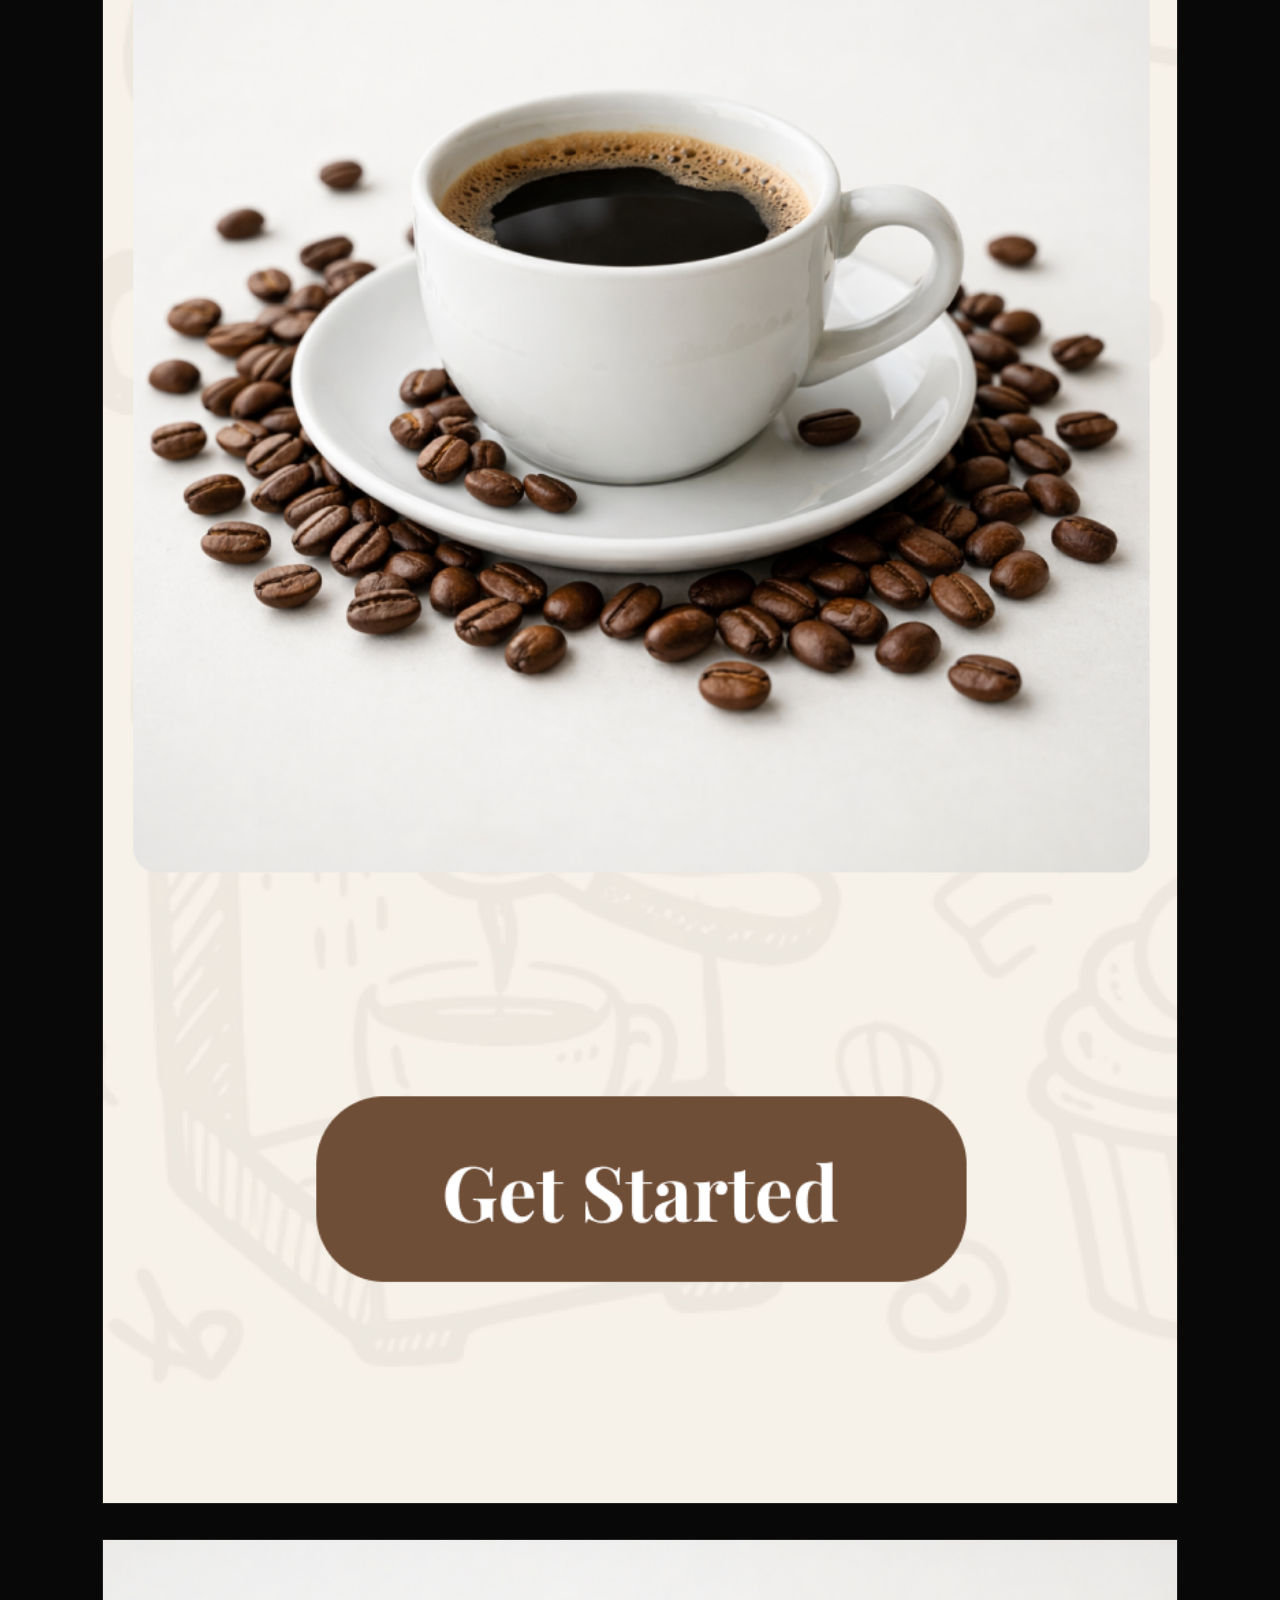
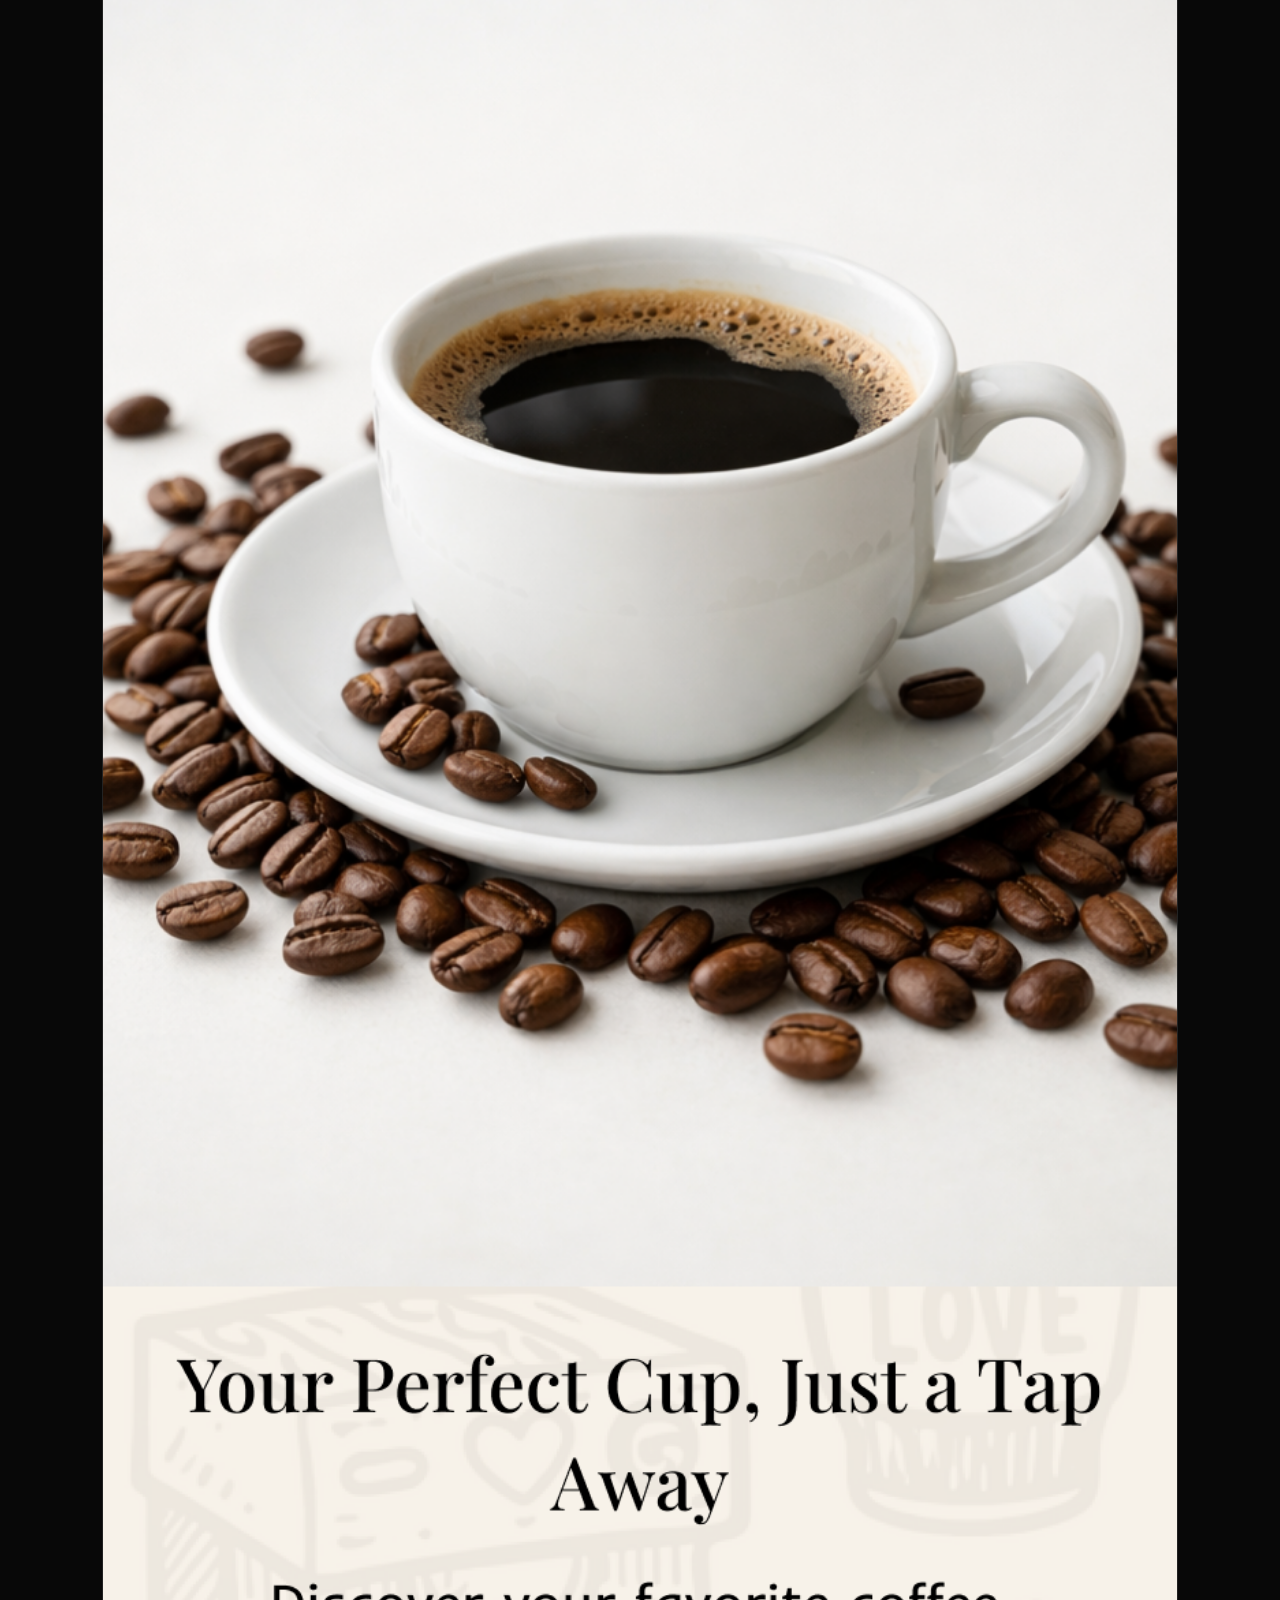
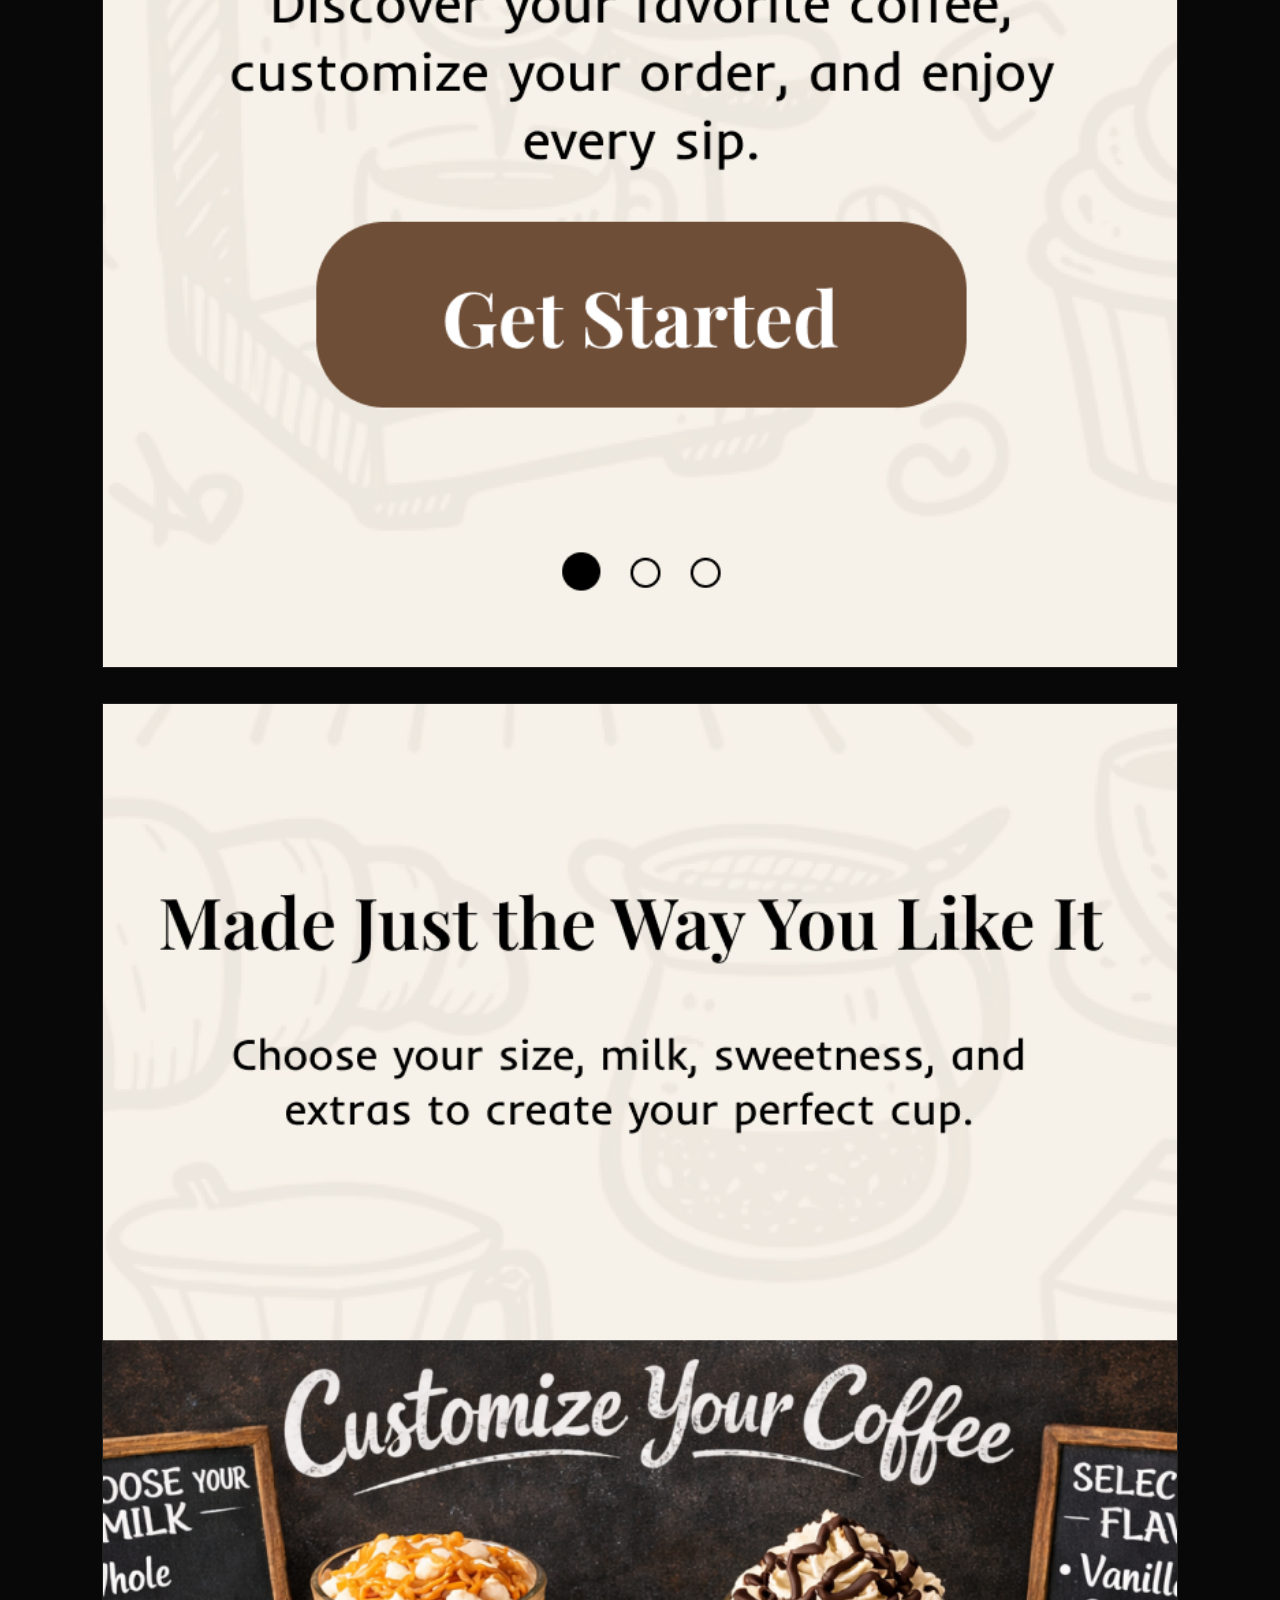
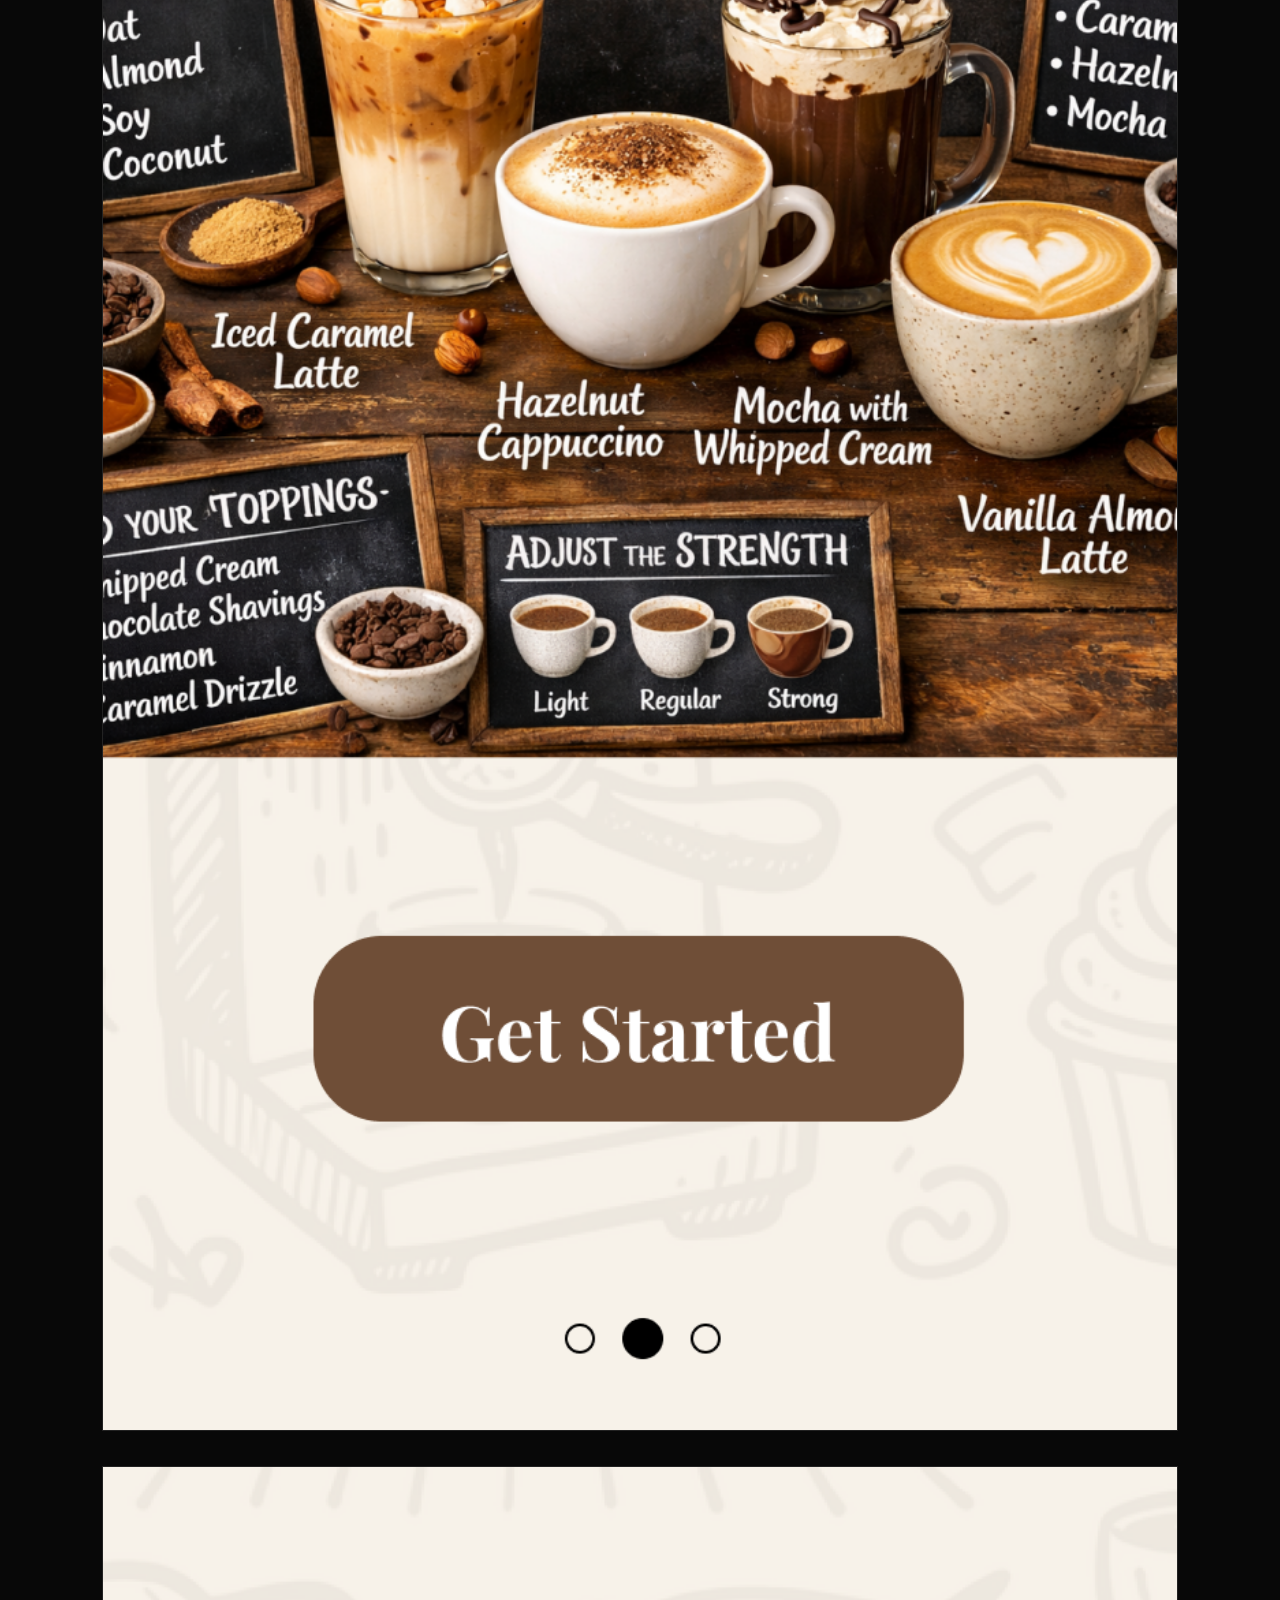
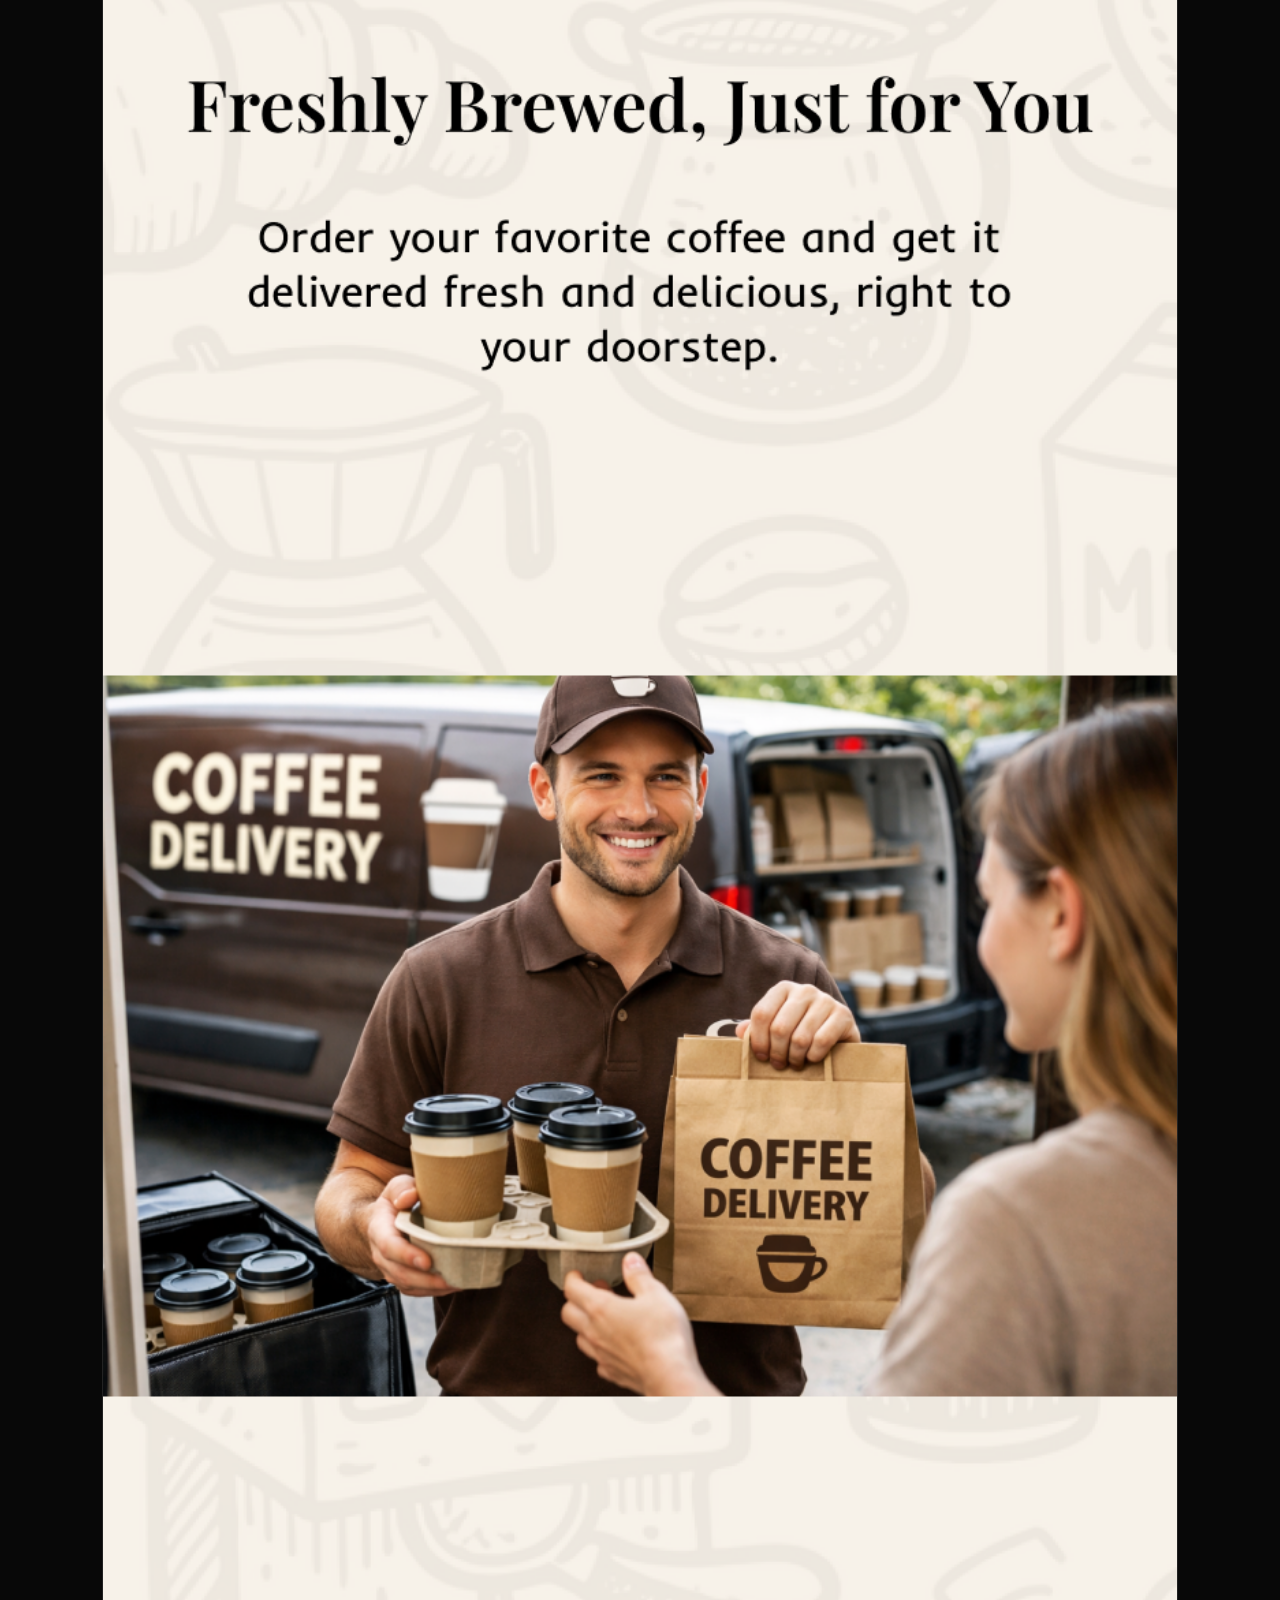
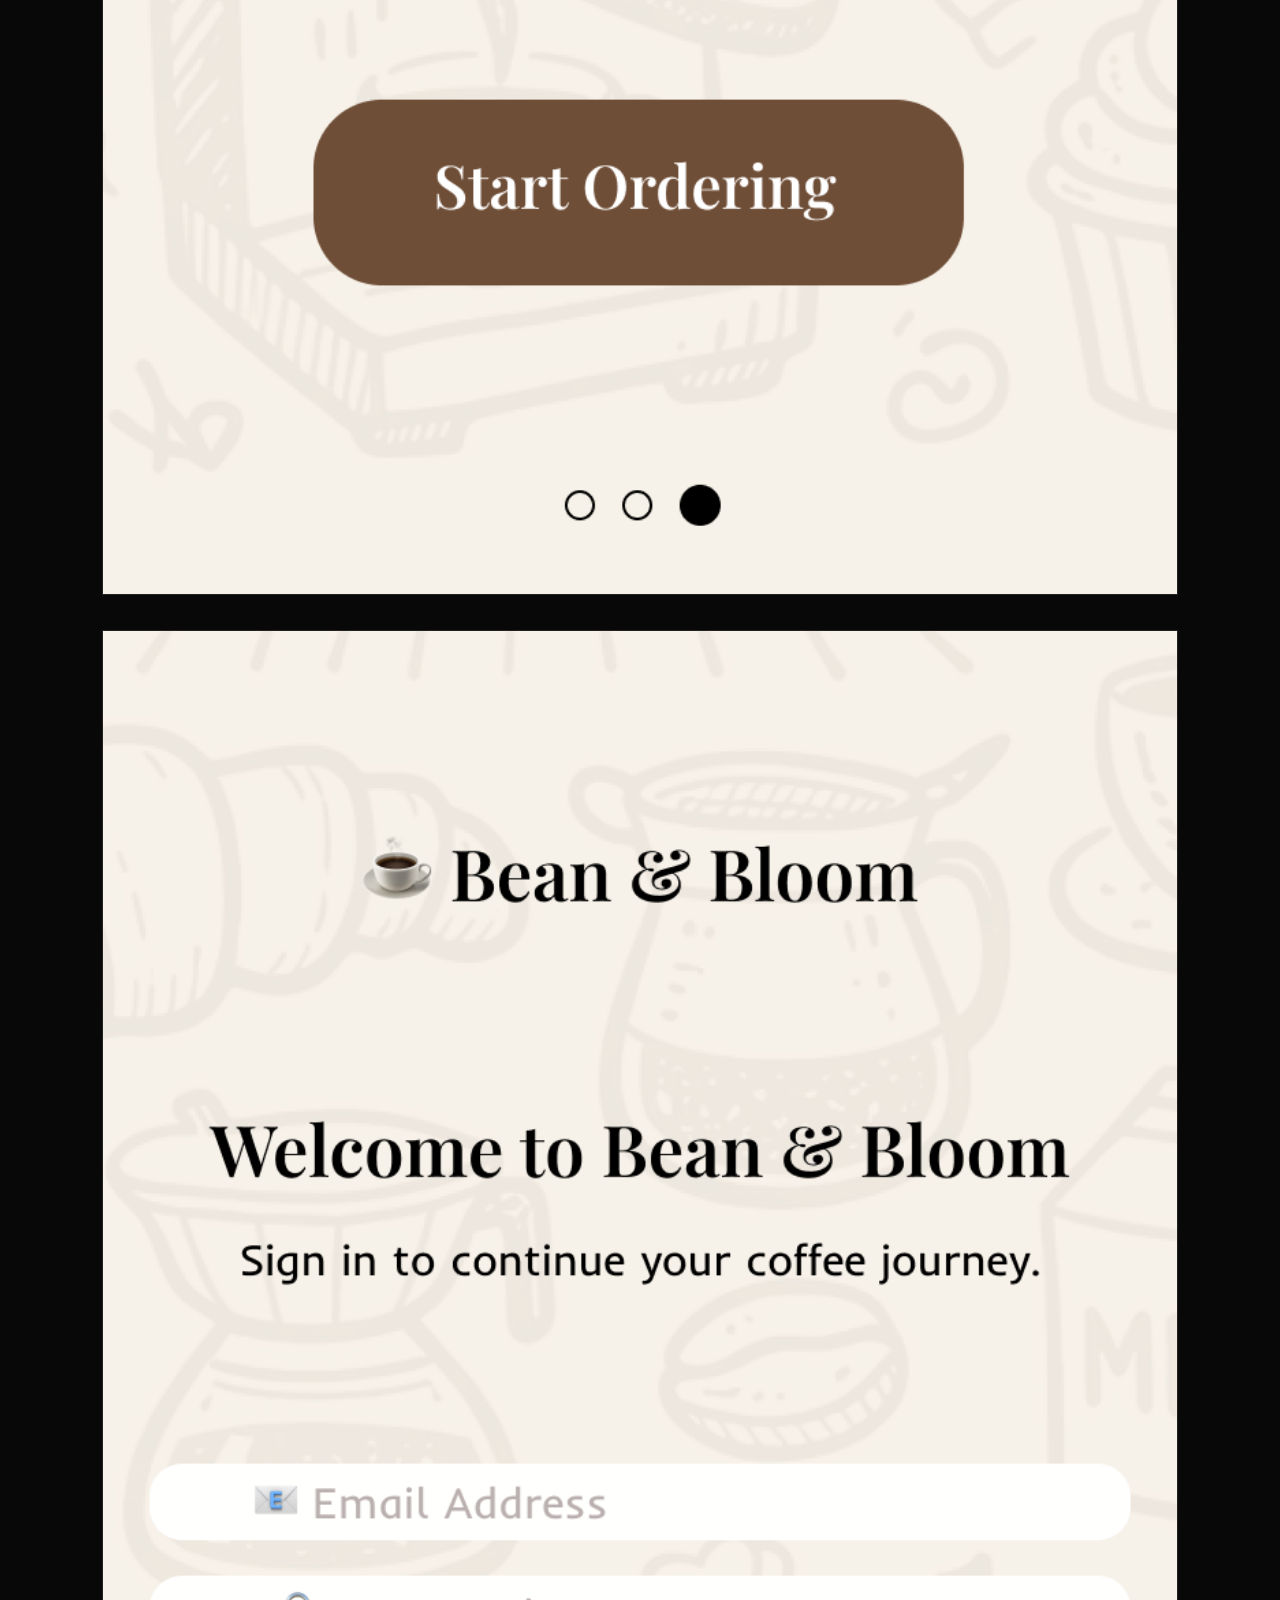
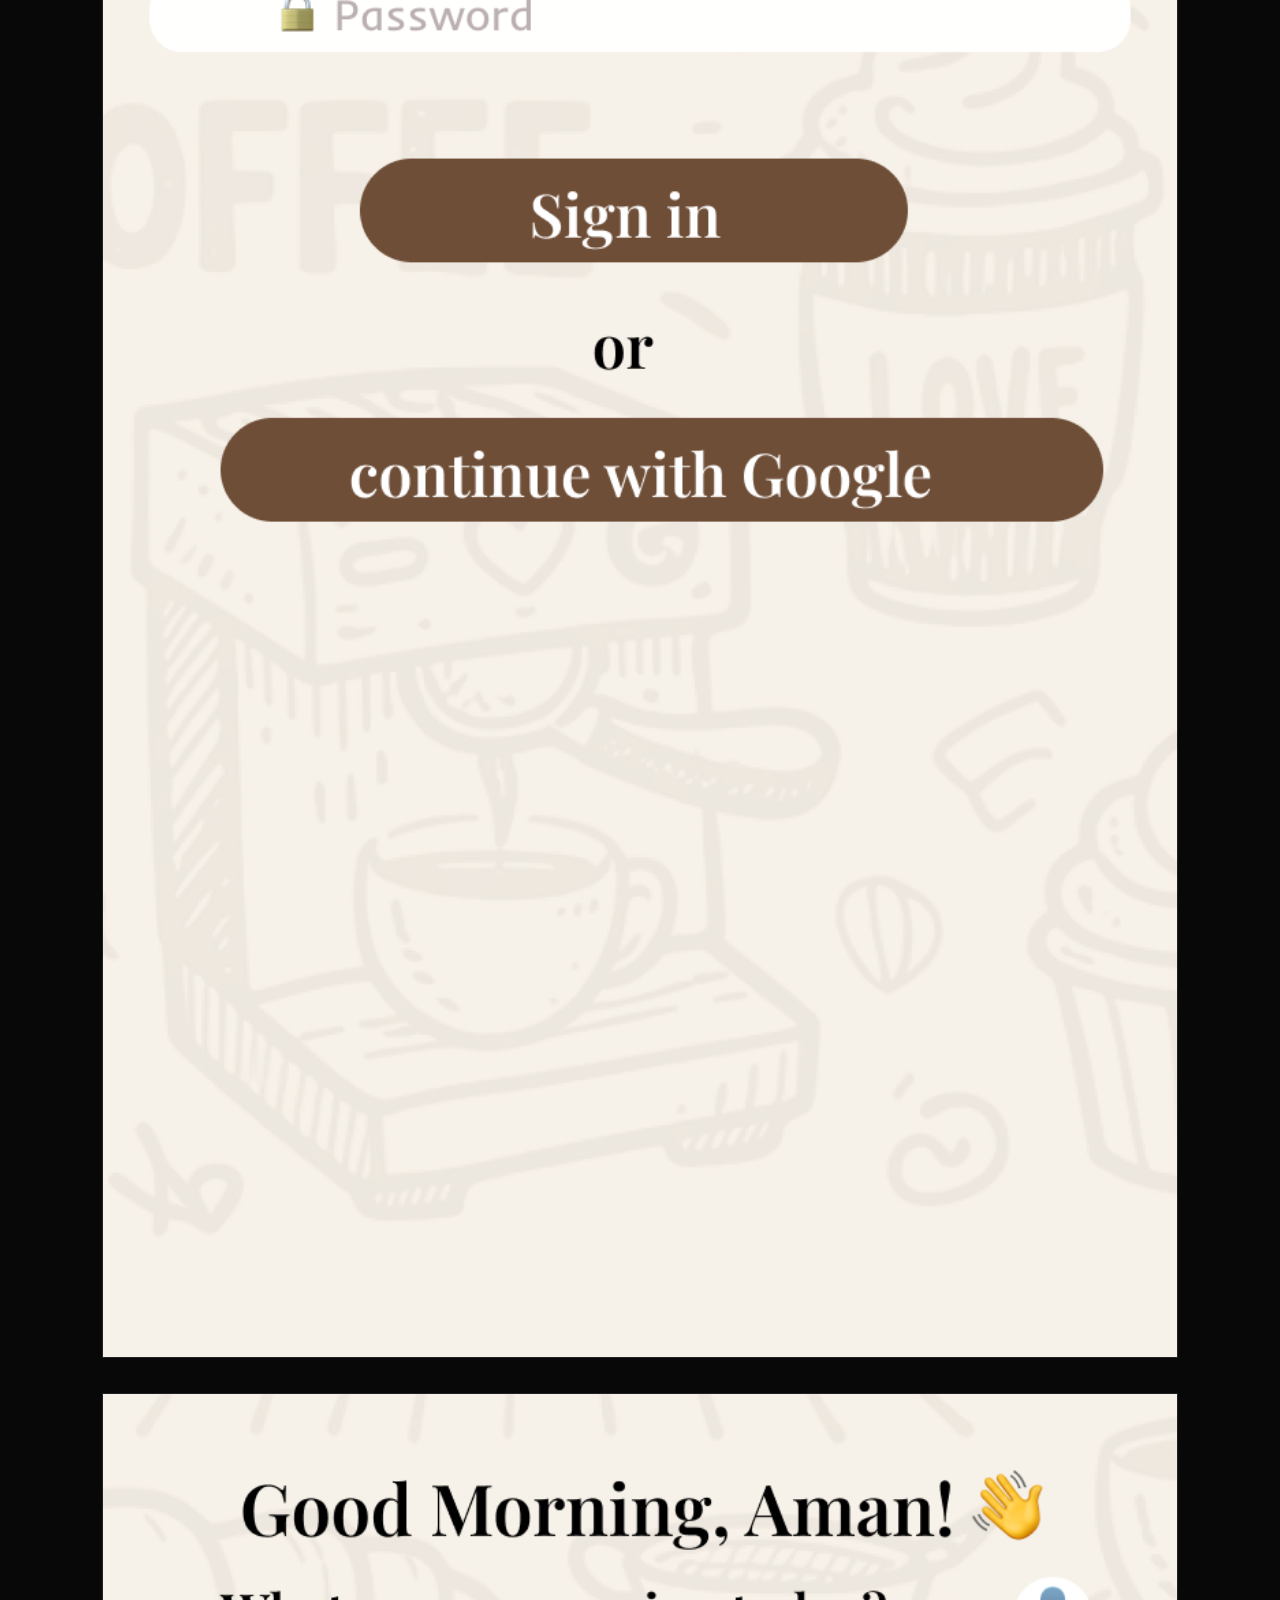
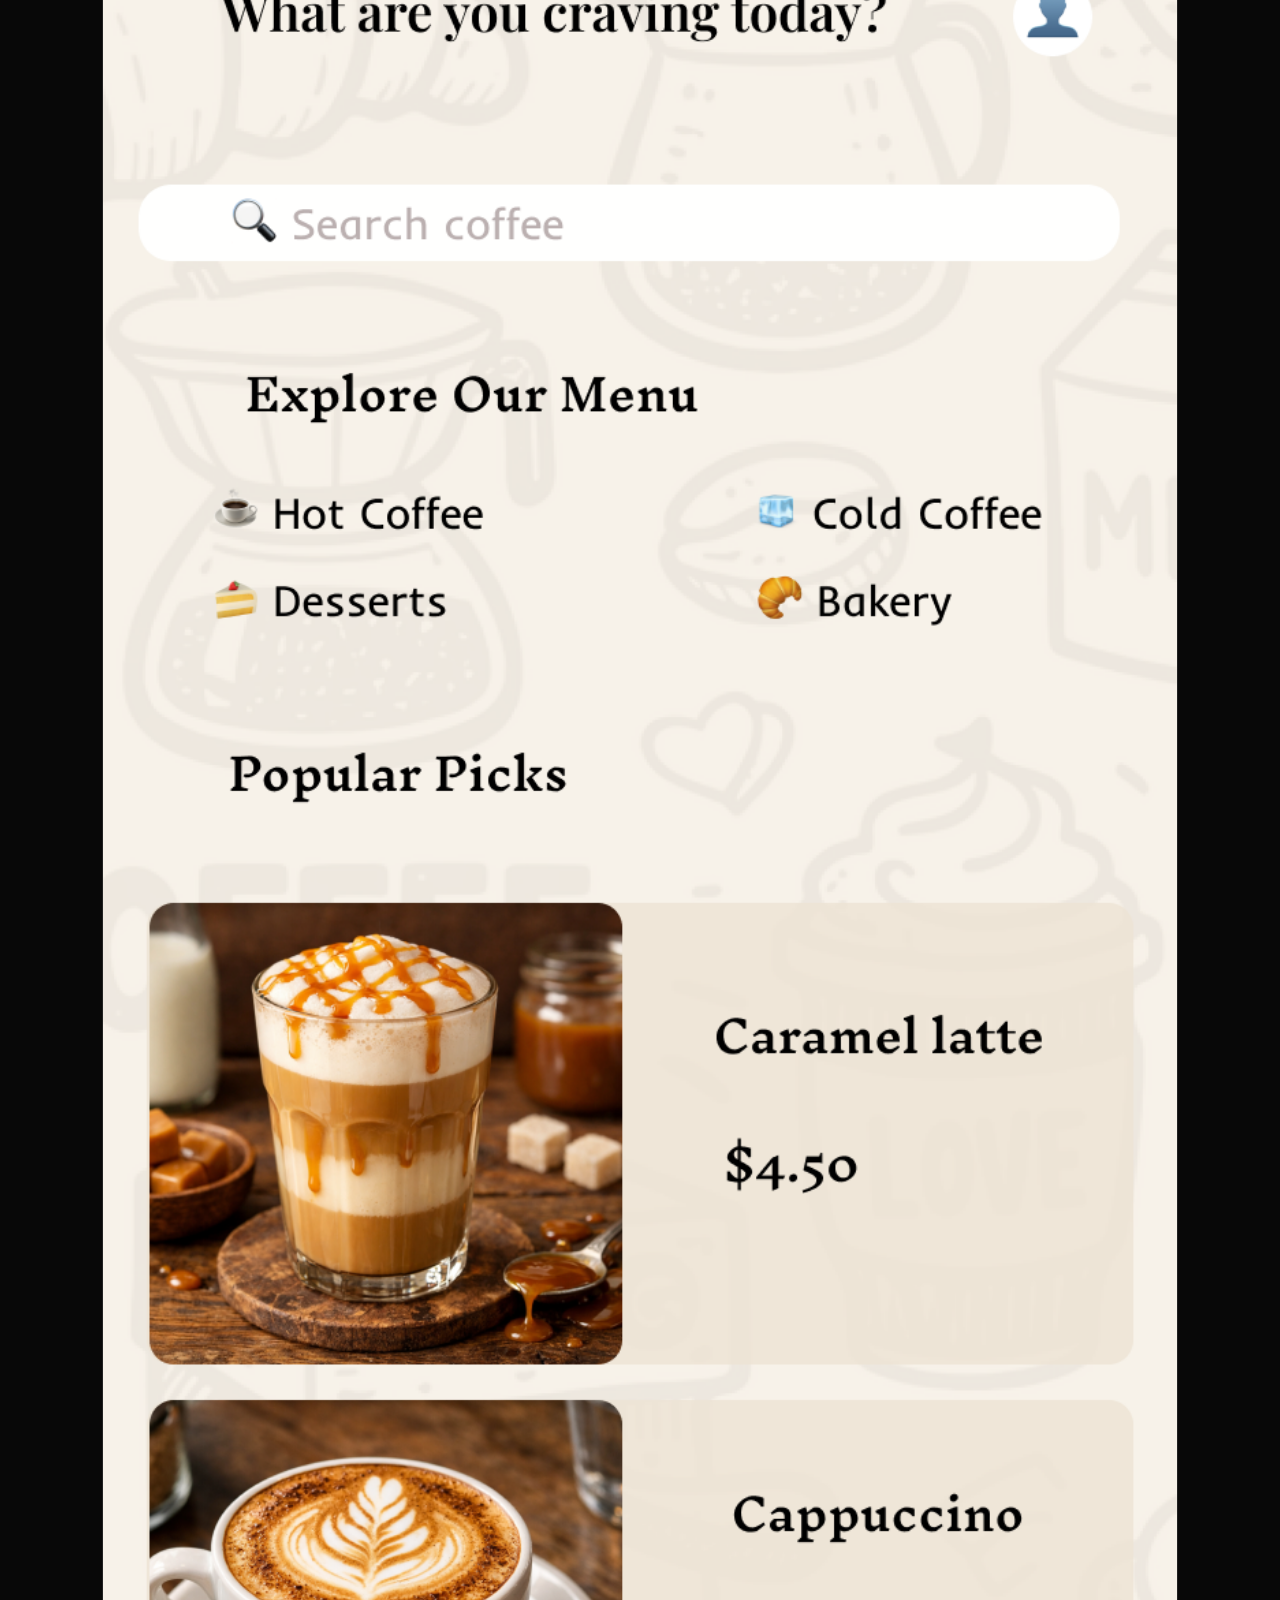
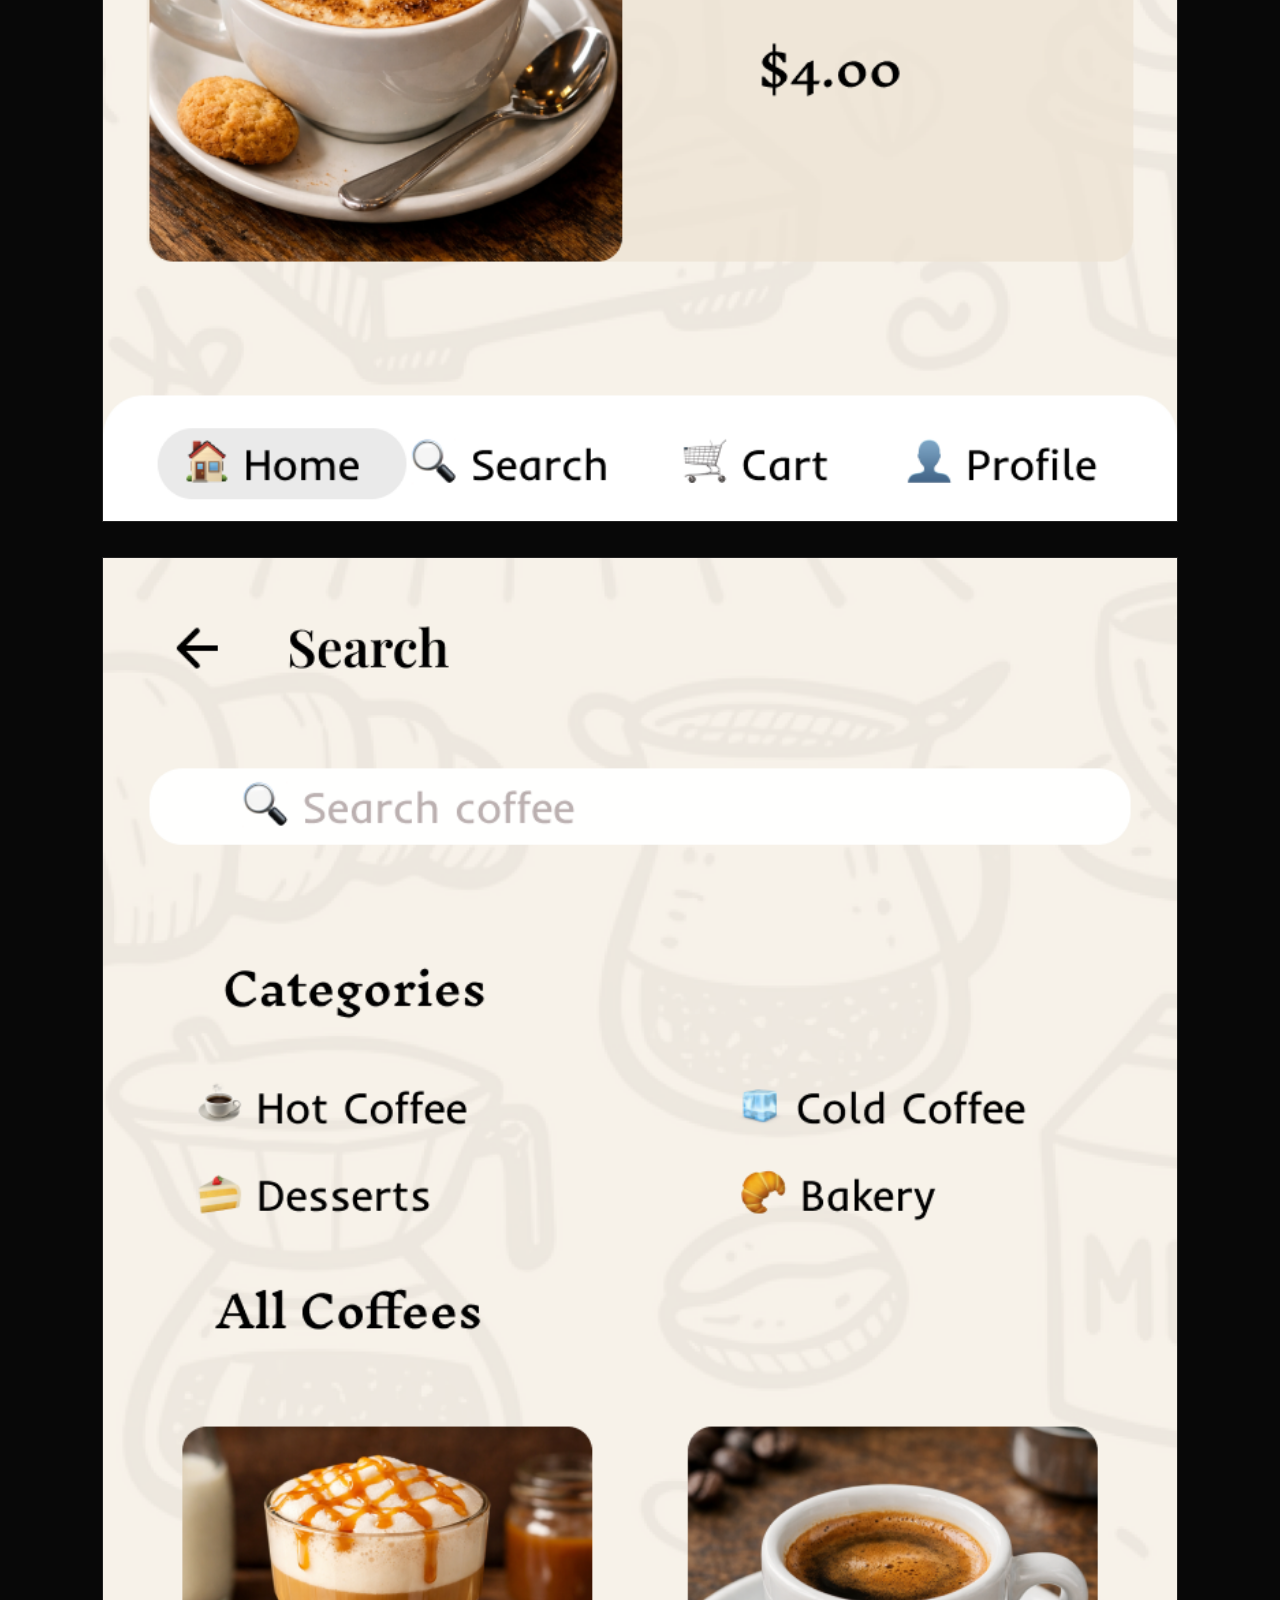
<file: bean-bloom.html>
<!DOCTYPE html>
<html lang="en">
<head>
    <meta charset="UTF-8">
    <meta name="viewport" content="width=device-width, initial-scale=1.0">

    <title>Bean & Bloom — UI/UX Design | Aman Pixel Works</title>

    <link rel="stylesheet" href="style.css">

    <link rel="preconnect" href="https://fonts.googleapis.com">
    <link rel="preconnect" href="https://fonts.gstatic.com" crossorigin>

    <link
        href="https://fonts.googleapis.com/css2?family=Inter:wght@400;500;600;700;800&display=swap"
        rel="stylesheet"
    >
</head>

<body>

    <!-- NAVBAR -->

    <header class="navbar">

        <a href="index.html" class="logo">
            AMAN<span>.</span>
        </a>

        <a href="index.html#work" class="nav-btn">
            ← Back to Work
        </a>

    </header>


    <!-- MAIN -->

    <main>

        <!-- PROJECT HERO -->

        <section class="project-hero">

            <p class="hero-small">
                UI/UX DESIGN · FIGMA
            </p>

            <h1>
                Bean & Bloom
            </h1>

            <p class="project-description">
                A modern coffee ordering mobile app designed in Figma,
                focusing on a simple browsing experience, clear product
                presentation and a smooth checkout flow.
            </p>

        </section>


        <!-- PROJECT IMAGES -->

        <section class="listing-gallery">

            <div class="listing-image">
                <img src="images/bean1.png" alt="Bean & Bloom UI UX Design">
            </div>

            <div class="listing-image">
                <img src="images/bean2.png" alt="Bean & Bloom UI UX Design">
            </div>

            <div class="listing-image">
                <img src="images/bean3.png" alt="Bean & Bloom UI UX Design">
            </div>

            <div class="listing-image">
                <img src="images/bean4.png" alt="Bean & Bloom UI UX Design">
            </div>

            <div class="listing-image">
                <img src="images/bean5.png" alt="Bean & Bloom UI UX Design">
            </div>

            <div class="listing-image">
                <img src="images/bean6.png" alt="Bean & Bloom UI UX Design">
            </div>

            <div class="listing-image">
                <img src="images/bean7.png" alt="Bean & Bloom UI UX Design">
            </div>

            <div class="listing-image">
                <img src="images/bean8.png" alt="Bean & Bloom UI UX Design">
            </div>

            <div class="listing-image">
                <img src="images/bean9.png" alt="Bean & Bloom UI UX Design">
            </div>

            <div class="listing-image">
                <img src="images/bean10.png" alt="Bean & Bloom UI UX Design">
            </div>

        </section>


        <!-- PROJECT INFORMATION -->

        <section class="project-info-section">

            <div>

                <span>ROLE</span>

                <h3>
                    UI/UX Designer
                </h3>

            </div>


            <div>

                <span>TOOL</span>

                <h3>
                    Figma
                </h3>

            </div>


            <div>

                <span>PROJECT</span>

                <h3>
                    Mobile App Design
                </h3>

            </div>

        </section>


        <!-- DESIGN FLOW -->

        <section class="about section">

            <div class="section-label">
                DESIGN FLOW
            </div>

            <div class="about-content">

                <h2>
                    From browsing
                    <span>to checkout.</span>
                </h2>

                <p>
                    The Bean & Bloom app was designed to provide a simple
                    and smooth coffee ordering experience. The user flow
                    moves from onboarding and browsing to product details,
                    cart, checkout and order tracking.
                </p>

            </div>

        </section>


        <!-- NEXT PROJECT -->

        <section class="next-project">

            <p>
                BACK TO PROJECTS
            </p>

            <a href="index.html#work">
                View All Work <span>↗</span>
            </a>

        </section>

    </main>


    <!-- FOOTER -->

    <footer>

        <div class="logo">
            AMAN<span>.</span>
        </div>

        <p>
            © 2026 Aman Pixel Works.
        </p>

    </footer>


</body>
</html>
</file>
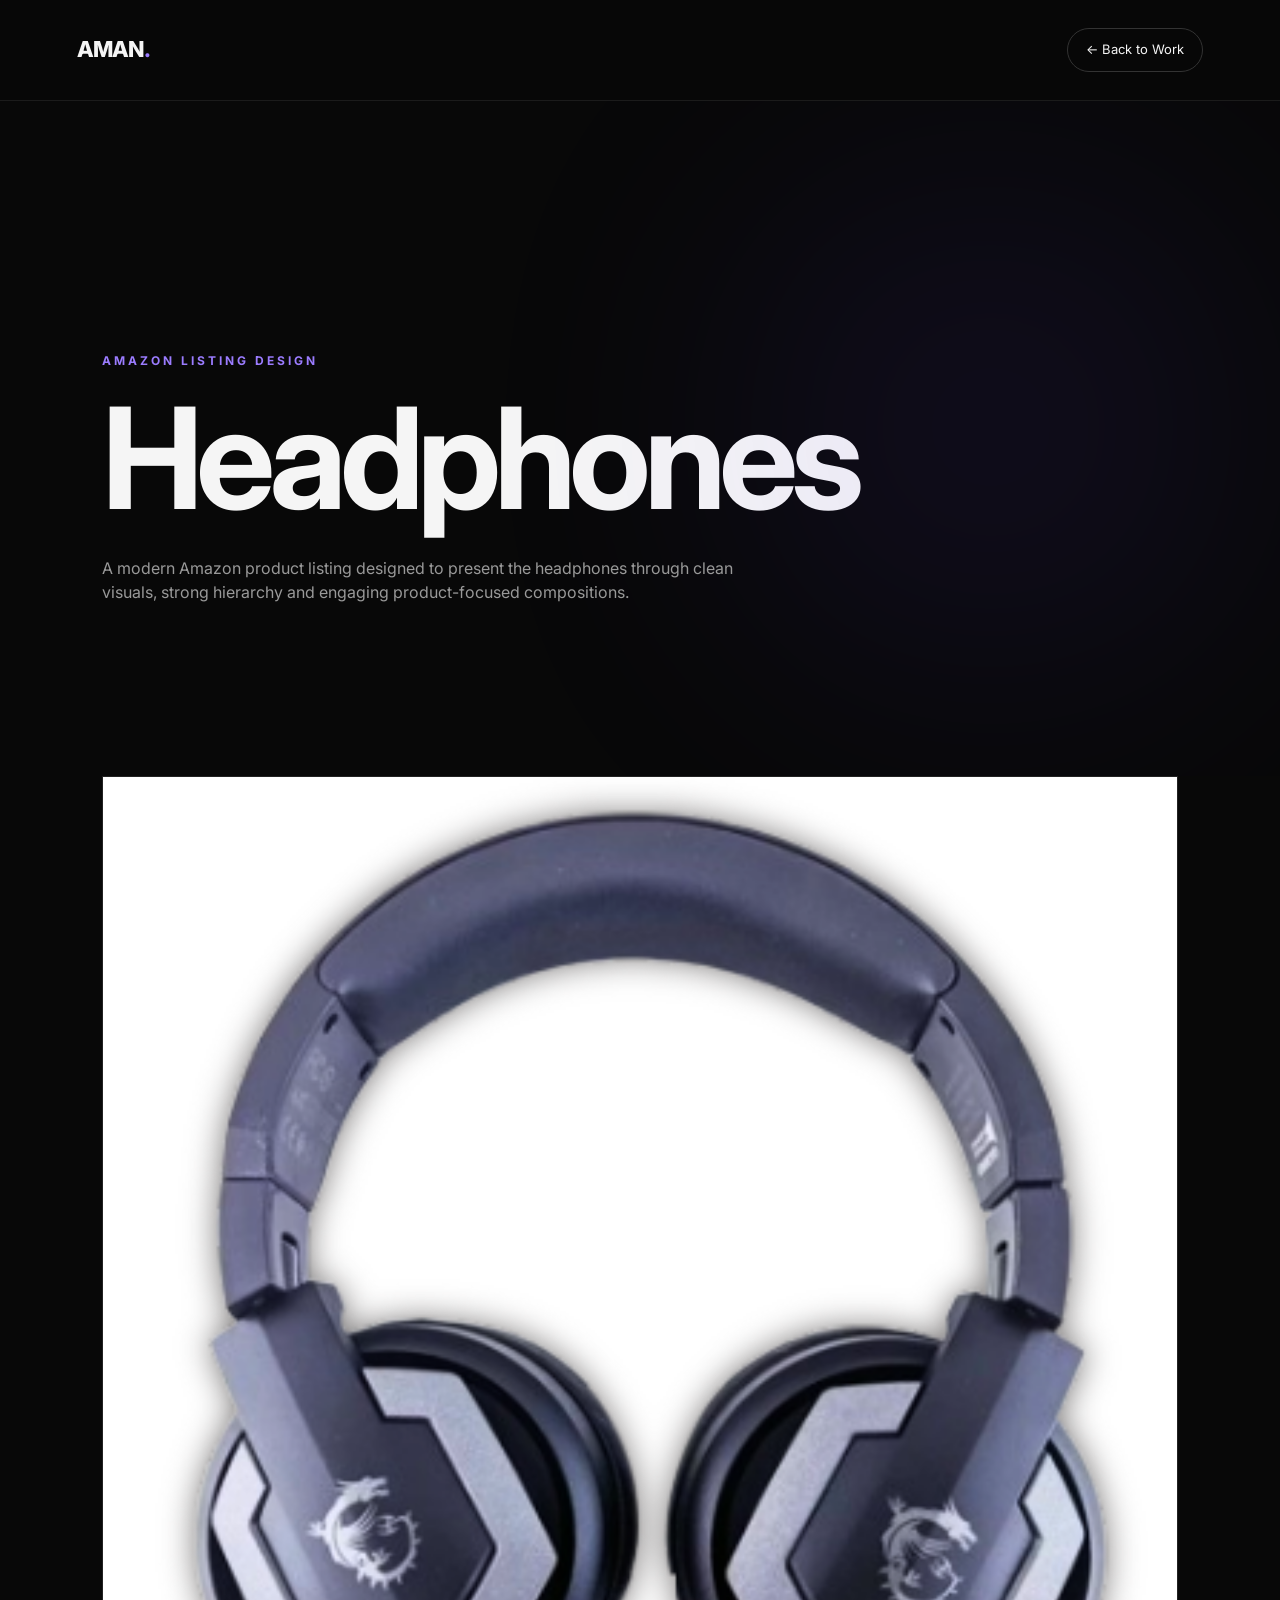
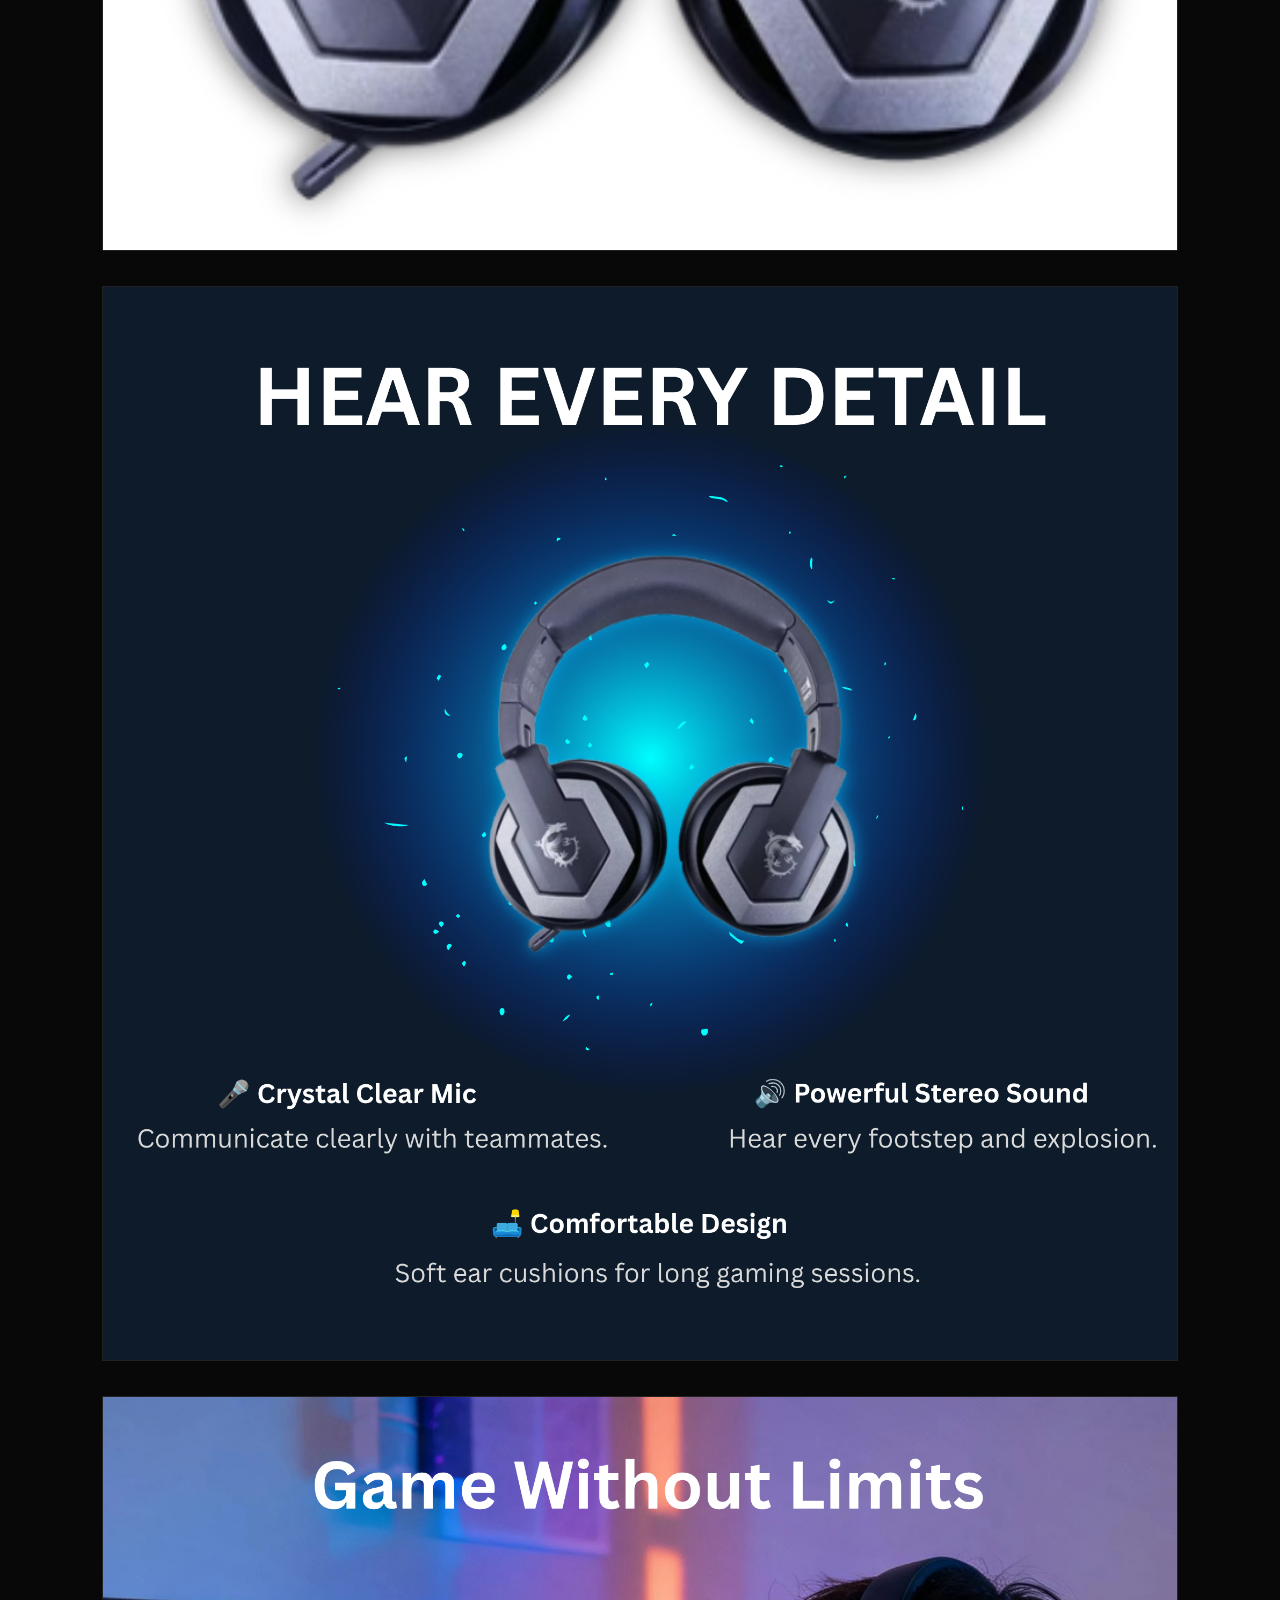
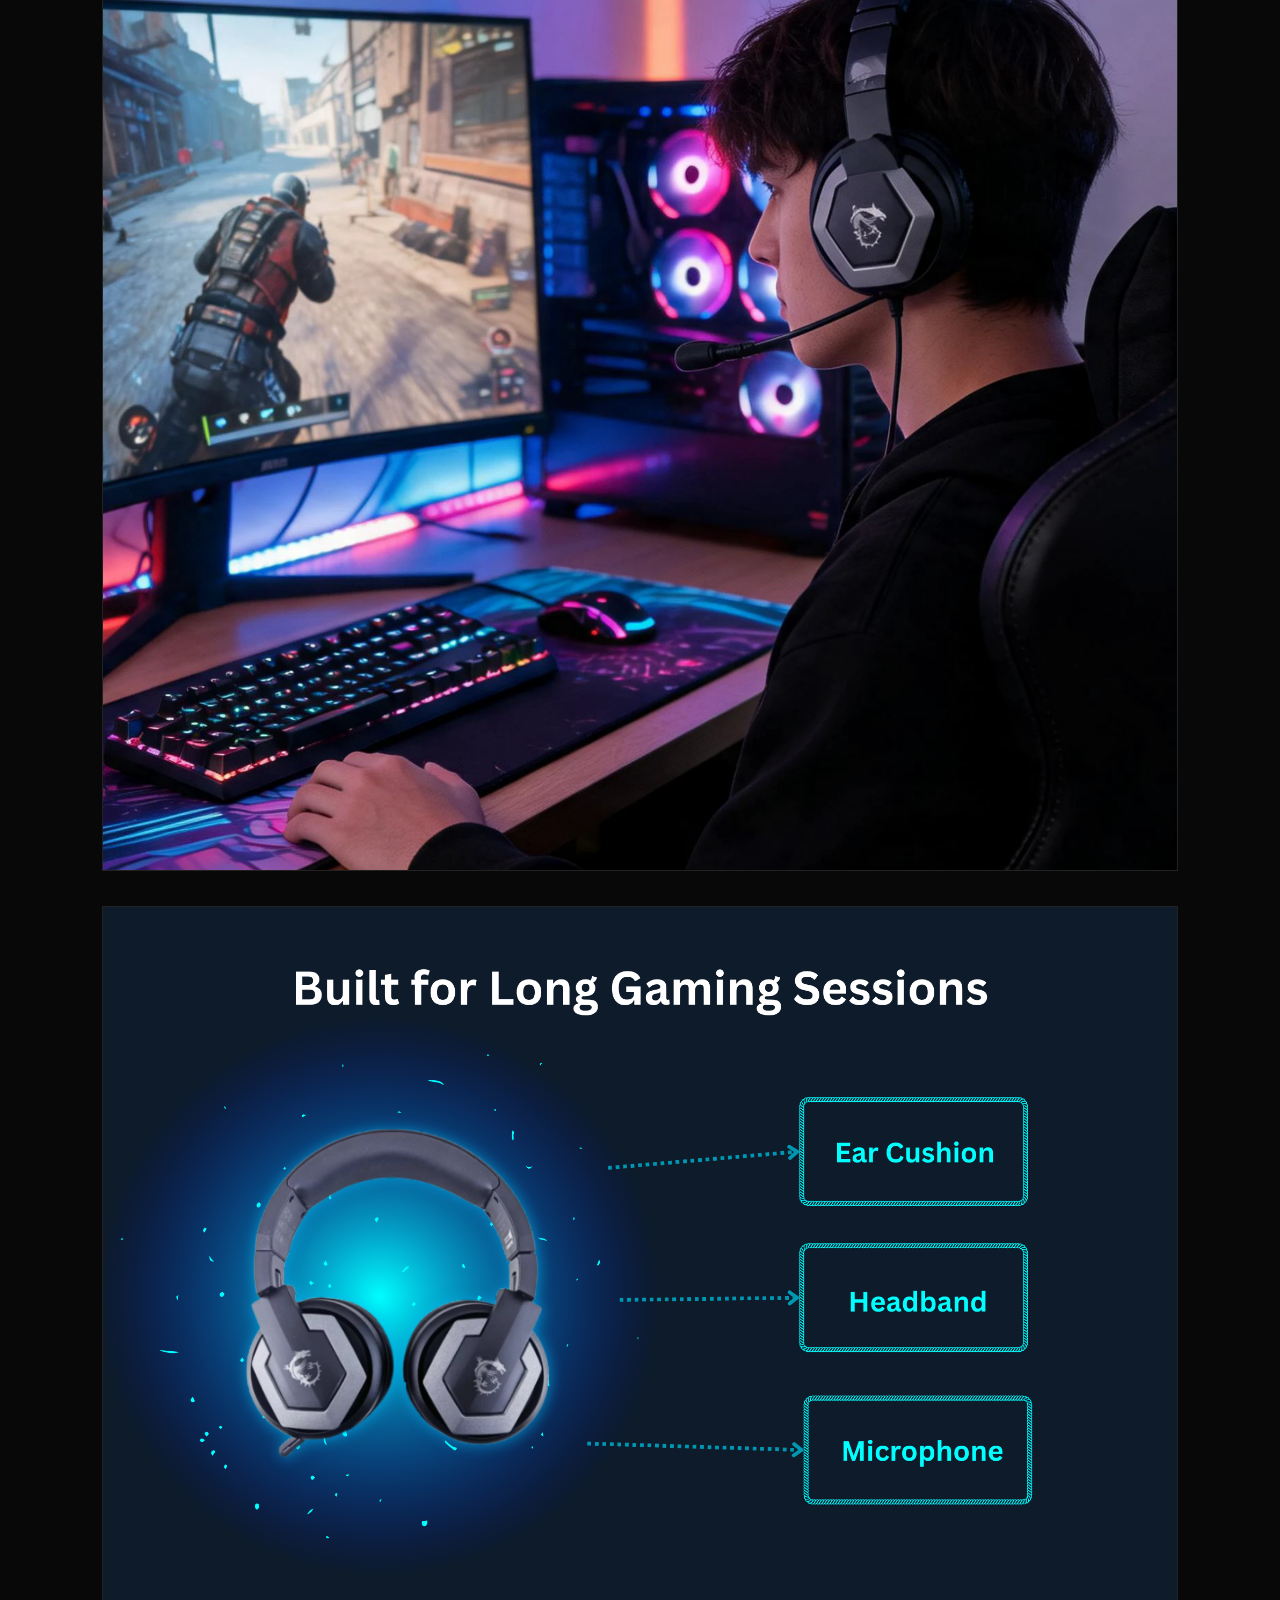
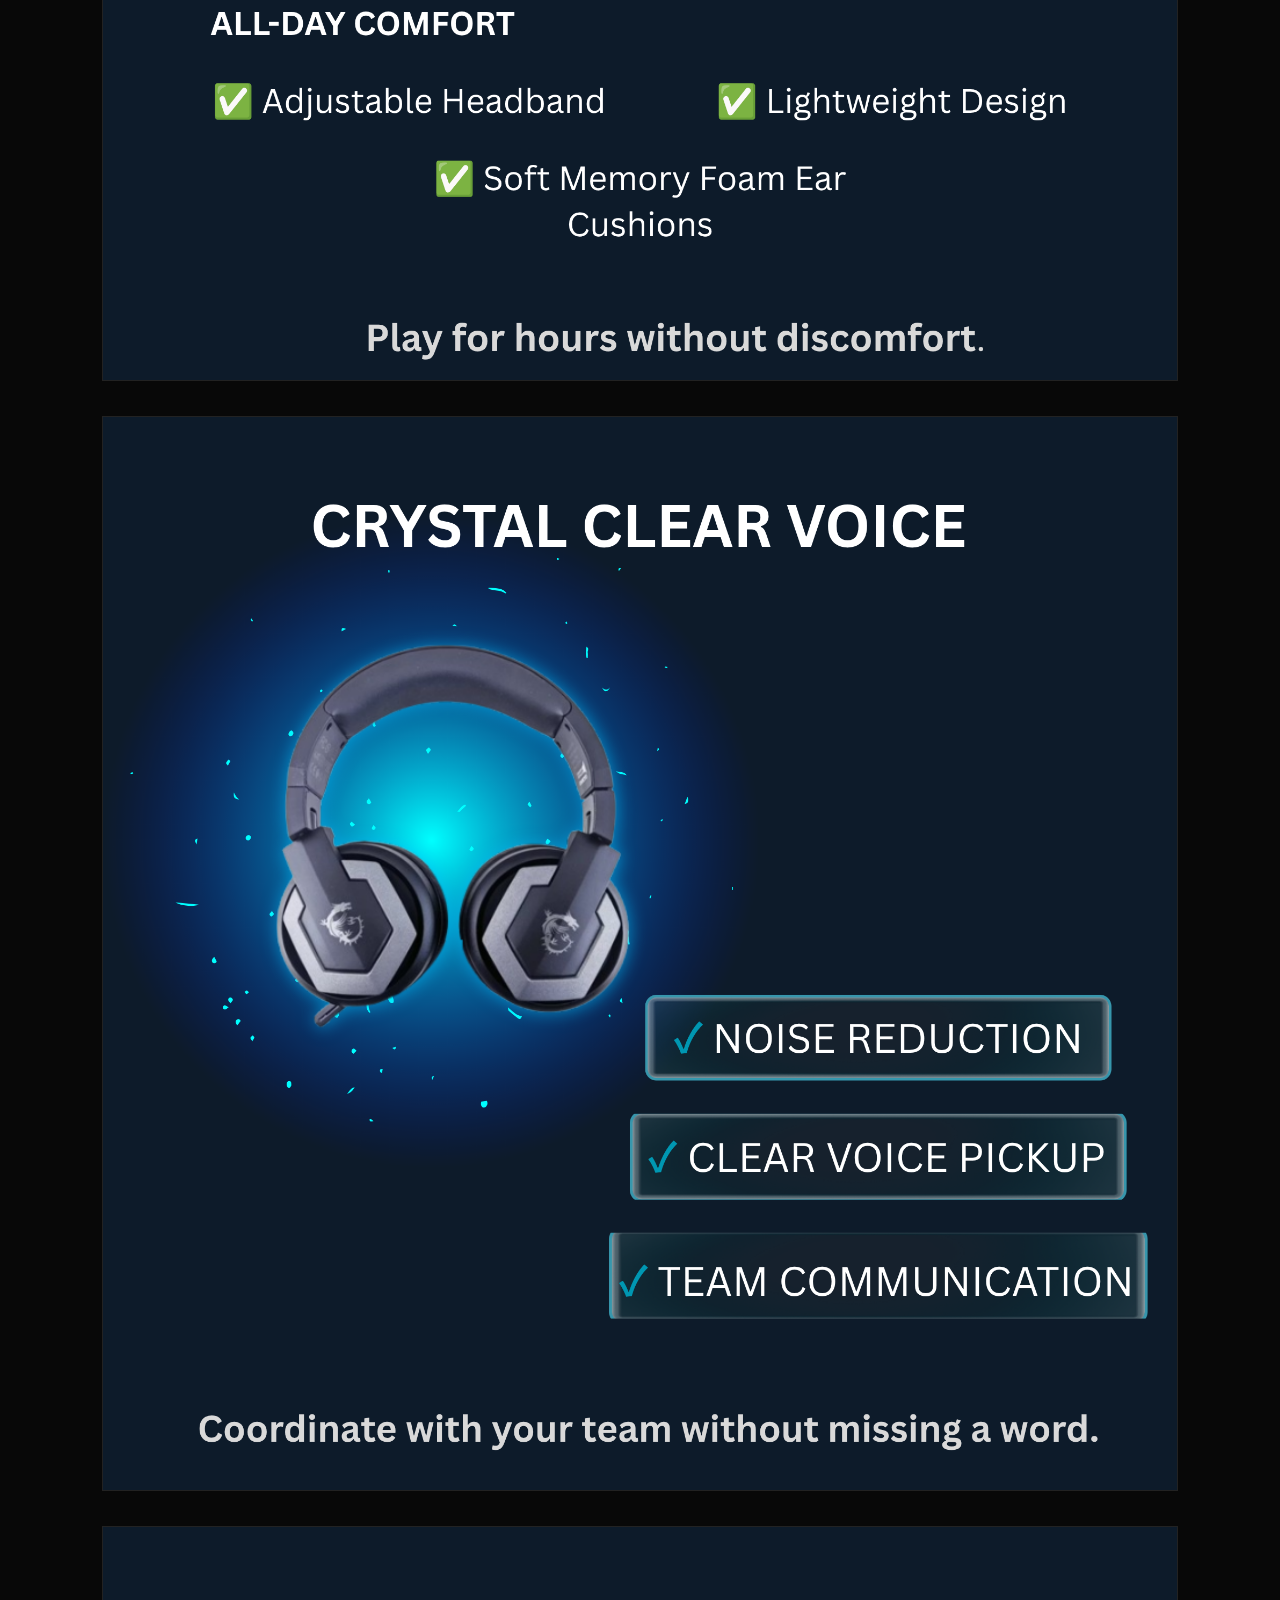
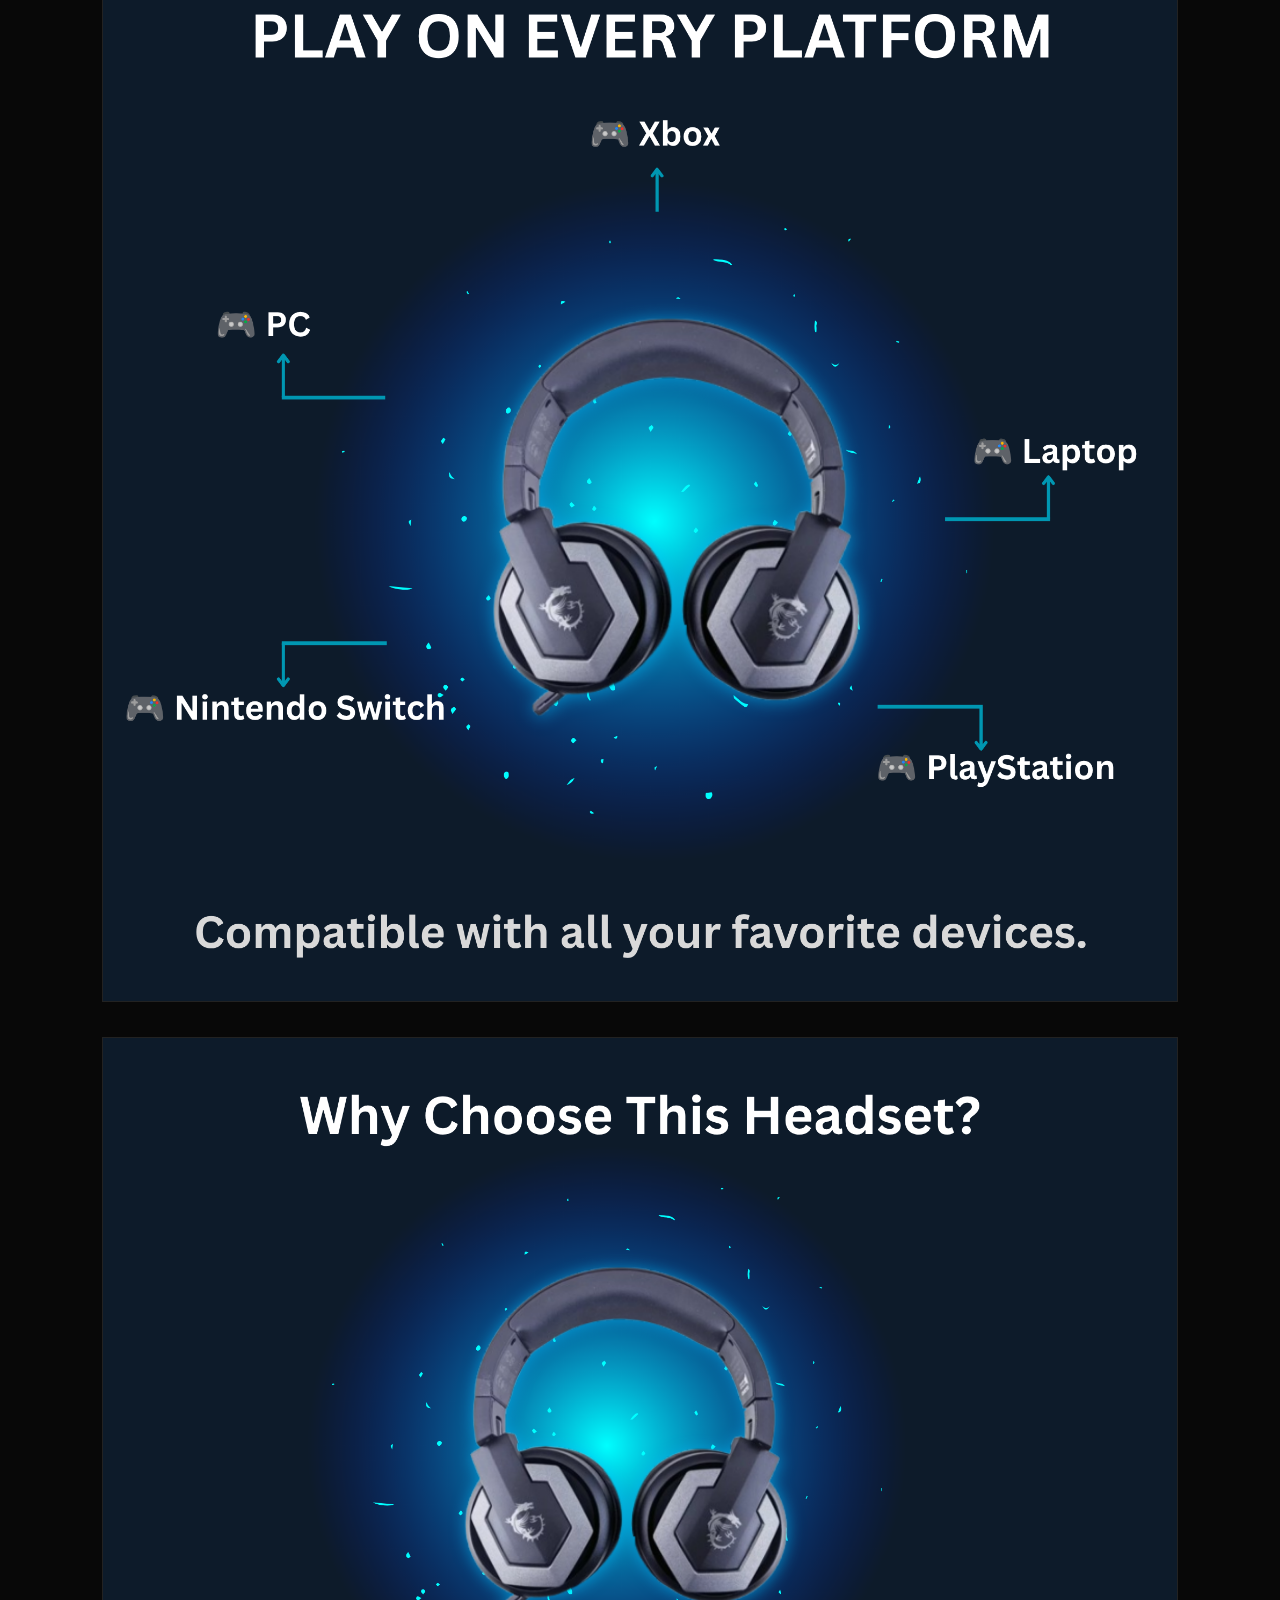
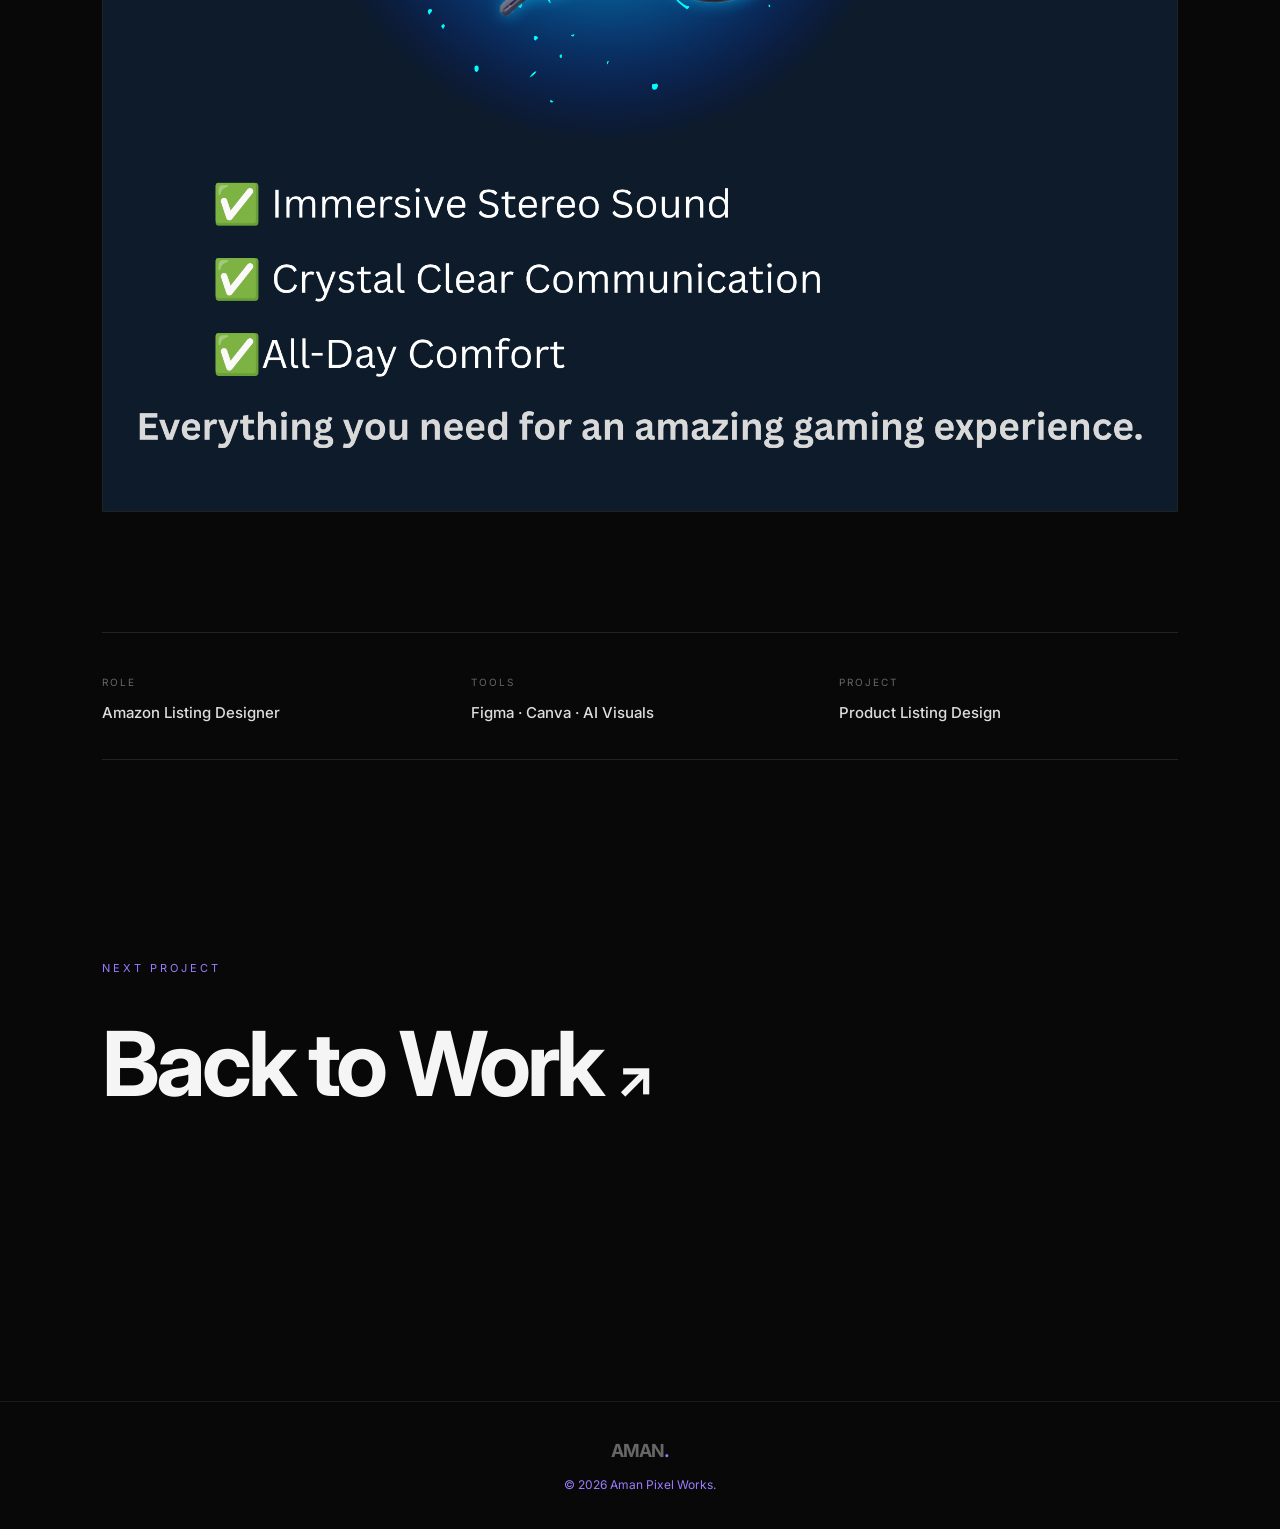
<file: headphones.html>
<!DOCTYPE html>
<html lang="en">
<head>
    <meta charset="UTF-8">
    <meta name="viewport" content="width=device-width, initial-scale=1.0">

    <title>Headphones — Amazon Listing | Aman Pixel Works</title>

    <link rel="stylesheet" href="style.css">

    <link rel="preconnect" href="https://fonts.googleapis.com">
    <link rel="preconnect" href="https://fonts.gstatic.com" crossorigin>
    <link href="https://fonts.googleapis.com/css2?family=Inter:wght@400;500;600;700;800&display=swap" rel="stylesheet">
</head>

<body>

    <header class="navbar">
        <a href="index.html" class="logo">AMAN<span>.</span></a>

        <a href="index.html#work" class="nav-btn">← Back to Work</a>
    </header>


    <main>

        <!-- PROJECT HERO -->
        <section class="project-hero">

            <p class="hero-small">AMAZON LISTING DESIGN</p>

            <h1>Headphones</h1>

            <p class="project-description">
                A modern Amazon product listing designed to present the
                headphones through clean visuals, strong hierarchy and
                engaging product-focused compositions.
            </p>

        </section>


        <!-- LISTING IMAGES -->
        <section class="listing-gallery">

            <div class="listing-image">
                <img src="images/1.png" alt="Headphones Amazon Listing Hero">
            </div>

            <div class="listing-image">
                <img src="images/2.png" alt="Headphones Amazon Listing Features">
            </div>

            <div class="listing-image">
                <img src="images/3.png" alt="Headphones Amazon Listing Sound">
            </div>

            <div class="listing-image">
                <img src="images/4.png" alt="Headphones Amazon Listing Comfort">
            </div>

            <div class="listing-image">
                <img src="images/5.png" alt="Headphones Amazon Listing Controls">
            </div>

            <div class="listing-image">
                <img src="images/6.png" alt="Headphones Amazon Listing Specifications">
            </div>

            <div class="listing-image">
                <img src="images/7.png" alt="Headphones Amazon Listing Lifestyle">
            </div>

        </section>


        <!-- PROJECT INFO -->
        <section class="project-info-section">

            <div>
                <span>ROLE</span>
                <h3>Amazon Listing Designer</h3>
            </div>

            <div>
                <span>TOOLS</span>
                <h3>Figma · Canva · AI Visuals</h3>
            </div>

            <div>
                <span>PROJECT</span>
                <h3>Product Listing Design</h3>
            </div>

        </section>


        <!-- NEXT PROJECT -->
        <section class="next-project">

            <p>NEXT PROJECT</p>

            <a href="index.html#work">
                Back to Work <span>↗</span>
            </a>

        </section>

    </main>


    <footer>

        <div class="logo">AMAN<span>.</span></div>

        <p>© 2026 Aman Pixel Works.</p>

    </footer>

</body>
</html>
</file>
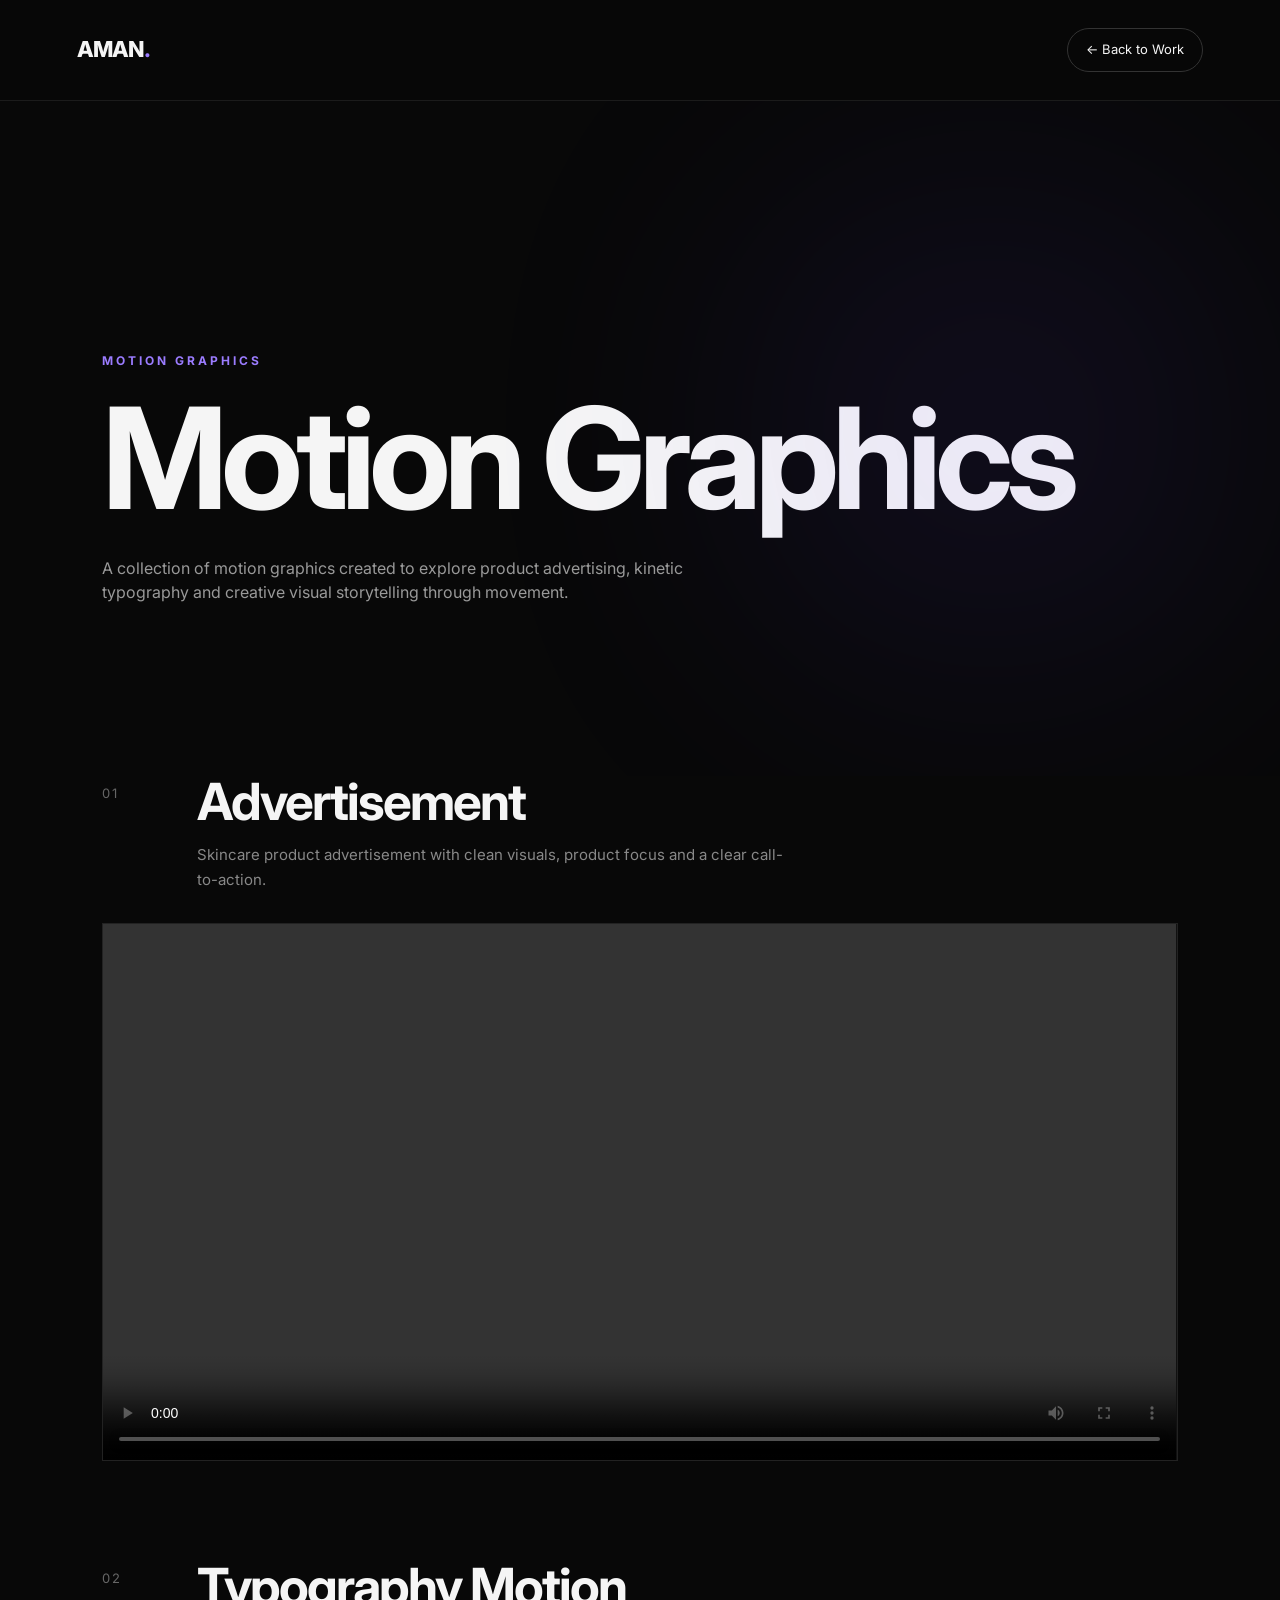
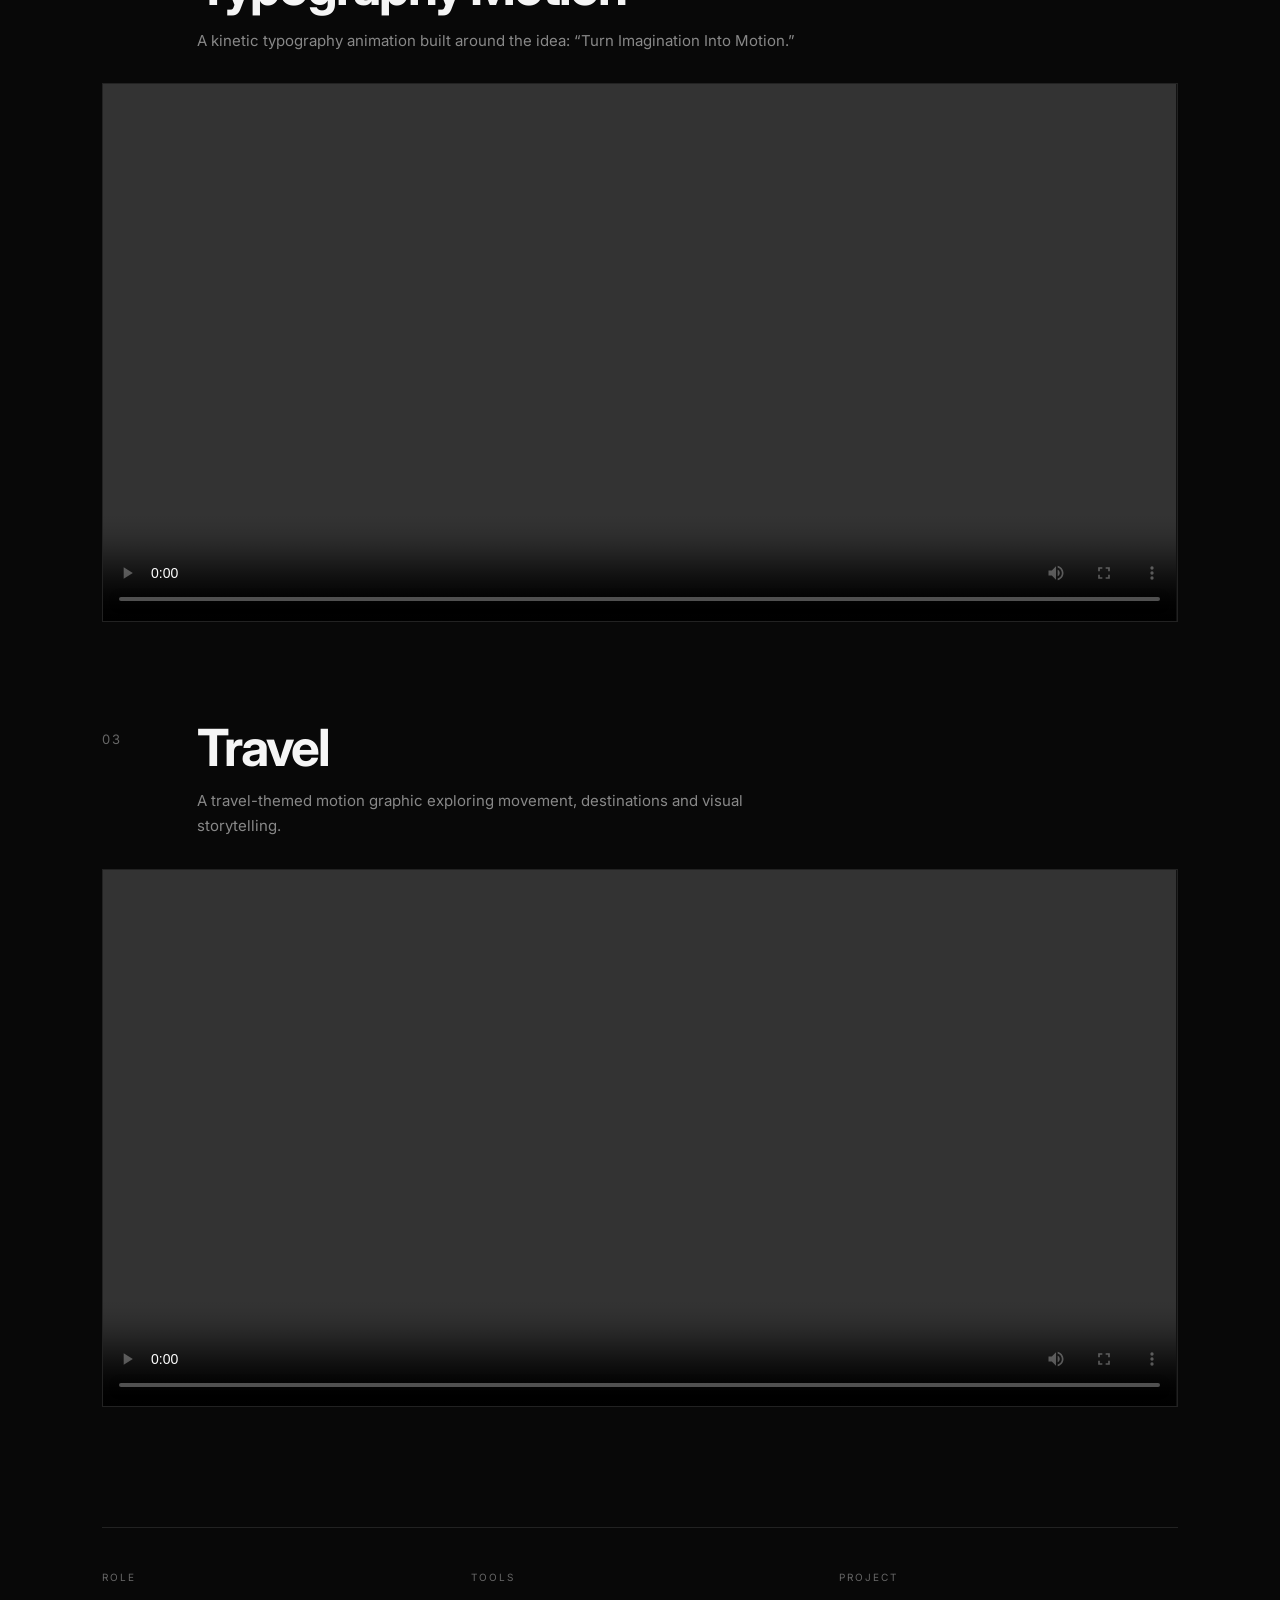
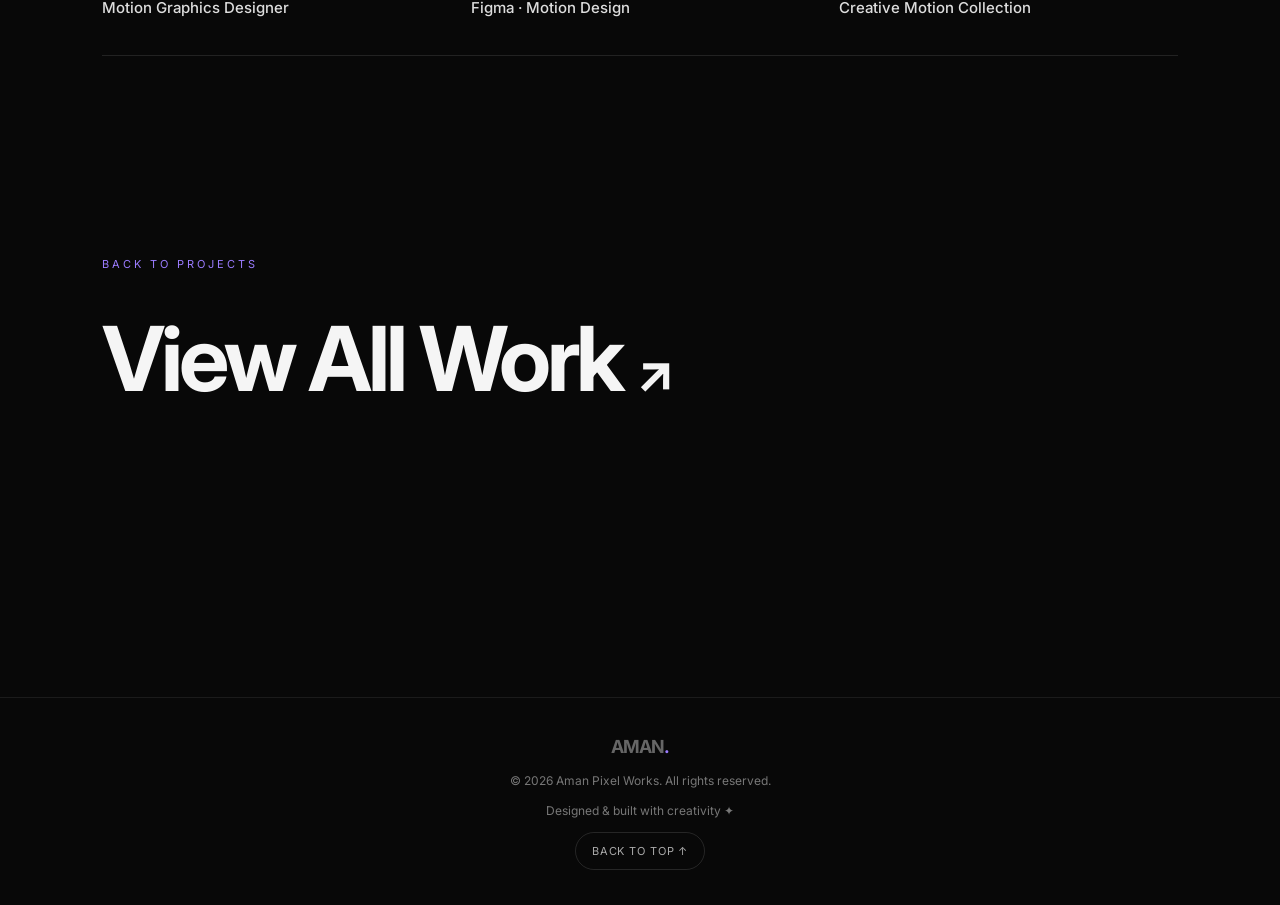
<file: motion-graphics.html>
<!DOCTYPE html>
<html lang="en">

<head>
    <meta charset="UTF-8">
    <meta name="viewport" content="width=device-width, initial-scale=1.0">

    <title>Motion Graphics — Aman Pixel Works</title>

    <link rel="stylesheet" href="style.css">

    <link rel="preconnect" href="https://fonts.googleapis.com">
    <link rel="preconnect" href="https://fonts.gstatic.com" crossorigin>

    <link
        href="https://fonts.googleapis.com/css2?family=Inter:wght@400;500;600;700;800&display=swap"
        rel="stylesheet"
    >
</head>


<body>


    <!-- NAVBAR -->

    <header class="navbar">

        <a href="index.html" class="logo">
            AMAN<span>.</span>
        </a>

        <a href="index.html#work" class="nav-btn">
            ← Back to Work
        </a>

    </header>



    <main>


        <!-- PROJECT HERO -->

        <section class="project-hero">

            <p class="hero-small">
                MOTION GRAPHICS
            </p>

            <h1>
                Motion Graphics
            </h1>

            <p class="project-description">
                A collection of motion graphics created to explore
                product advertising, kinetic typography and creative
                visual storytelling through movement.
            </p>

        </section>



        <!-- MOTION GRAPHICS -->

        <section class="motion-gallery">


            <!-- ADVERTISEMENT -->

            <div class="motion-item">

                <div class="motion-heading">

                    <span>01</span>

                    <div>
                        <h2>Advertisement</h2>

                        <p>
                            Skincare product advertisement with
                            clean visuals, product focus and a clear
                            call-to-action.
                        </p>
                    </div>

                </div>


                <div class="motion-video">

                   <video controls playsinline preload="metadata">
    <source src="motion-graphics/advertisement.mp4" type="video/mp4">
    Your browser does not support the video tag.
</video>

                </div>

            </div>



            <!-- TYPOGRAPHY MOTION -->

            <div class="motion-item">

                <div class="motion-heading">

                    <span>02</span>

                    <div>
                        <h2>Typography Motion</h2>

                        <p>
                            A kinetic typography animation built around
                            the idea: “Turn Imagination Into Motion.”
                        </p>
                    </div>

                </div>


                <div class="motion-video">

                    <video
                        controls
                        playsinline
                        preload="metadata">
                    
                        <source src="motion-graphics/Typography Motion.mp4" type="video/mp4">

                        Your browser does not support the video tag.

                    </video>

                </div>

            </div>



            <!-- TRAVEL -->

            <div class="motion-item">

                <div class="motion-heading">

                    <span>03</span>

                    <div>
                        <h2>Travel</h2>

                        <p>
                            A travel-themed motion graphic exploring
                            movement, destinations and visual storytelling.
                        </p>
                    </div>

                </div>


                <div class="motion-video">

                    <video
                        controls
                        playsinline
                        preload="metadata"
                    >

                        <source src="motion-graphics/travel.mp4" type="video/mp4">

                        Your browser does not support the video tag.

                    </video>

                </div>

            </div>


        </section>



        <!-- PROJECT INFORMATION -->

        <section class="project-info-section">

            <div>

                <span>ROLE</span>

                <h3>
                    Motion Graphics Designer
                </h3>

            </div>


            <div>

                <span>TOOLS</span>

                <h3>
                    Figma · Motion Design
                </h3>

            </div>


            <div>

                <span>PROJECT</span>

                <h3>
                    Creative Motion Collection
                </h3>

            </div>

        </section>



        <!-- BACK TO WORK -->

        <section class="next-project">

            <p>
                BACK TO PROJECTS
            </p>

            <a href="index.html#work">
                View All Work <span>↗</span>
            </a>

        </section>


    </main>



    <!-- FOOTER -->

    <footer>

        <div class="logo">
            AMAN<span>.</span>
        </div>

        <p>
            © 2026 Aman Pixel Works. All rights reserved.
        </p>

        <p>
            Designed & built with creativity ✦
        </p>

        <a href="#top" class="footer-top">
            BACK TO TOP ↑
        </a>

    </footer>


</body>

</html>
</file>
<file: style.css>
/* =========================
   RESET
========================= */

* {
    margin: 0;
    padding: 0;
    box-sizing: border-box;
}

html {
    scroll-behavior: smooth;
}

body {
    background: #080808;
    color: #f5f5f5;
    font-family: "Inter", sans-serif;
    line-height: 1.5;
}

a {
    color: inherit;
    text-decoration: none;
}

img {
    max-width: 100%;
    display: block;
}


/* =========================
   NAVBAR
========================= */

.navbar {
    width: 100%;
    padding: 28px 6%;
    display: flex;
    align-items: center;
    justify-content: space-between;
    position: absolute;
    top: 0;
    left: 0;
    z-index: 100;
}

.logo {
    font-size: 22px;
    font-weight: 800;
    letter-spacing: -1px;
}

.logo span {
    color: #9b7cff;
}

.navbar nav {
    display: flex;
    gap: 34px;
}

.navbar nav a {
    color: #a5a5a5;
    font-size: 13px;
    transition: 0.3s;
}

.navbar nav a:hover {
    color: #ffffff;
}

.nav-btn {
    border: 1px solid #333;
    padding: 11px 18px;
    border-radius: 50px;
    font-size: 13px;
    transition: 0.3s;
}

.nav-btn:hover {
    background: #ffffff;
    color: #080808;
}


/* =========================
   HERO
========================= */

.hero {
    min-height: 100vh;
    padding: 180px 8% 100px;
    display: flex;
    flex-direction: column;
    justify-content: center;
    position: relative;
    overflow: hidden;
}

.hero::before {
    content: "";
    position: absolute;
    width: 500px;
    height: 500px;
    background: #6c4cff;
    opacity: 0.12;
    filter: blur(140px);
    border-radius: 50%;
    top: 20%;
    right: 5%;
    pointer-events: none;
}

.hero-small {
    color: #9b7cff;
    font-size: 12px;
    font-weight: 700;
    letter-spacing: 3px;
    margin-bottom: 25px;
}

.hero h1 {
    max-width: 950px;
    font-size: clamp(60px, 9vw, 135px);
    line-height: 0.92;
    letter-spacing: -7px;
    font-weight: 800;
    position: relative;
    z-index: 2;
}

.hero h1 span {
    color: #9b7cff;
}

.hero-text {
    max-width: 520px;
    color: #8f8f8f;
    font-size: 16px;
    margin-top: 35px;
}

.hero-buttons {
    display: flex;
    gap: 14px;
    margin-top: 35px;
}

.primary-btn,
.secondary-btn {
    padding: 15px 23px;
    border-radius: 50px;
    font-size: 13px;
    font-weight: 600;
    transition: 0.3s;
}

.primary-btn {
    background: #f5f5f5;
    color: #080808;
}

.primary-btn:hover {
    transform: translateY(-3px);
}

.secondary-btn {
    border: 1px solid #333;
    color: #ddd;
}

.secondary-btn:hover {
    border-color: #9b7cff;
    color: #9b7cff;
}


/* =========================
   MARQUEE
========================= */

.marquee {
    overflow: hidden;
    border-top: 1px solid #222;
    border-bottom: 1px solid #222;
    padding: 20px 0;
    white-space: nowrap;
}

.marquee div {
    font-size: 13px;
    font-weight: 700;
    letter-spacing: 2px;
    color: #777;
}

.marquee span {
    color: #9b7cff;
    margin: 0 18px;
}


/* =========================
   GENERAL SECTIONS
========================= */

.section {
    padding: 140px 8%;
}

.section-label {
    color: #666;
    font-size: 11px;
    letter-spacing: 3px;
    margin-bottom: 60px;
}


/* =========================
   ABOUT
========================= */

.about-content {
    max-width: 900px;
}

.about-content h2 {
    font-size: clamp(40px, 6vw, 78px);
    line-height: 1;
    letter-spacing: -4px;
    margin-bottom: 40px;
}

.about-content h2 span {
    color: #777;
}

.about-content p {
    max-width: 650px;
    color: #999;
    font-size: 17px;
    margin-bottom: 18px;
}


/* =========================
   WORK
========================= */

.work-grid {
    display: grid;
    grid-template-columns: repeat(2, 1fr);
    gap: 70px 25px;
}

.project-card {
    cursor: pointer;
}

.project-image {
    width: 100%;
    aspect-ratio: 1 / 1;
    background: #111;
    border: 1px solid #222;
    overflow: hidden;
    position: relative;
    transition: 0.4s;
}

.project-card:hover .project-image {
    border-color: #9b7cff;
    transform: translateY(-6px);
}

.project-placeholder {
    width: 100%;
    height: 100%;
    display: flex;
    align-items: center;
    justify-content: center;
    color: #333;
    font-size: 30px;
    font-weight: 800;
    letter-spacing: 2px;
}

.project-info {
    display: flex;
    justify-content: space-between;
    align-items: flex-start;
    padding-top: 18px;
}

.project-info h3 {
    font-size: 20px;
    margin-bottom: 5px;
}

.project-info p {
    color: #777;
    font-size: 13px;
}

.project-info > span {
    color: #555;
    font-size: 12px;
}


/* =========================
   SKILLS
========================= */

.skills-list {
    border-top: 1px solid #222;
}

.skill {
    display: flex;
    align-items: center;
    gap: 40px;
    padding: 30px 0;
    border-bottom: 1px solid #222;
    transition: 0.3s;
}

.skill span {
    color: #666;
    font-size: 12px;
}

.skill h3 {
    font-size: clamp(25px, 4vw, 50px);
    font-weight: 600;
    letter-spacing: -2px;
}

.skill:hover {
    color: #9b7cff;
    padding-left: 15px;
}


/* =========================
   CONTACT
========================= */

.contact {
    min-height: 80vh;
    display: flex;
    flex-direction: column;
    justify-content: center;
}

.contact-content p {
    color: #9b7cff;
    font-size: 12px;
    letter-spacing: 3px;
    font-weight: 700;
    margin-bottom: 25px;
}

.contact-content h2 {
    max-width: 900px;
    font-size: clamp(45px, 7vw, 100px);
    line-height: 0.95;
    letter-spacing: -5px;
}

.contact-content h2 span {
    color: #9b7cff;
}

.email-btn {
    display: inline-block;
    margin-top: 40px;
    padding: 15px 22px;
    border: 1px solid #333;
    border-radius: 50px;
    color: #bbb;
    transition: 0.3s;
}

.email-btn:hover {
    background: #f5f5f5;
    color: #080808;
}


/* =========================
   FOOTER
========================= */

footer {
    padding: 30px 6%;
    border-top: 1px solid #222;
    display: flex;
    justify-content: space-between;
    align-items: center;
    gap: 20px;
    color: #666;
    font-size: 11px;
}


/* =========================
   MOBILE
========================= */

@media (max-width: 800px) {

    .navbar {
        padding: 22px 5%;
    }

    .navbar nav {
        display: none;
    }

    .nav-btn {
        padding: 9px 14px;
    }

    .hero {
        padding: 160px 6% 90px;
    }

    .hero h1 {
        font-size: clamp(55px, 16vw, 90px);
        letter-spacing: -4px;
    }

    .hero-text {
        font-size: 14px;
    }

    .hero-buttons {
        flex-direction: column;
        align-items: flex-start;
    }

    .section {
        padding: 100px 6%;
    }

    .work-grid {
        grid-template-columns: 1fr;
        gap: 55px;
    }

    .about-content h2 {
        letter-spacing: -2px;
    }

    .skill {
        gap: 20px;
    }

    .skill h3 {
        letter-spacing: -1px;
    }

    footer {
        flex-direction: column;
        align-items: flex-start;
    }
}
/* =========================
   PROJECT PAGE
========================= */

.project-hero {
    min-height: 75vh;
    padding: 180px 8% 100px;
    display: flex;
    flex-direction: column;
    justify-content: center;
    position: relative;
    overflow: hidden;
}

.project-hero::before {
    content: "";
    position: absolute;
    width: 450px;
    height: 450px;
    background: #6c4cff;
    opacity: 0.12;
    filter: blur(140px);
    border-radius: 50%;
    top: 15%;
    right: 5%;
    pointer-events: none;
}

.project-hero h1 {
    font-size: clamp(65px, 11vw, 150px);
    line-height: 0.9;
    letter-spacing: -7px;
    margin-bottom: 35px;
}

.project-description {
    max-width: 650px;
    color: #999;
    font-size: 16px;
    position: relative;
    z-index: 2;
}


/* LISTING GALLERY */

.listing-gallery {
    width: 84%;
    margin: 0 auto;
    display: flex;
    flex-direction: column;
    gap: 35px;
}

.listing-image {
    width: 100%;
    overflow: hidden;
    background: #111;
    border: 1px solid #222;
}

.listing-image img {
    width: 100%;
    height: auto;
    display: block;
    transition: 0.5s;
}

.listing-image:hover img {
    transform: scale(1.015);
}


/* PROJECT INFORMATION */

.project-info-section {
    width: 84%;
    margin: 120px auto;
    padding: 35px 0;
    border-top: 1px solid #222;
    border-bottom: 1px solid #222;

    display: grid;
    grid-template-columns: repeat(3, 1fr);
    gap: 30px;
}

.project-info-section span {
    color: #666;
    font-size: 10px;
    letter-spacing: 2px;
}

.project-info-section h3 {
    margin-top: 10px;
    font-size: 15px;
    font-weight: 500;
    color: #ddd;
}


/* NEXT PROJECT */

.next-project {
    width: 84%;
    margin: 0 auto;
    padding: 80px 0 150px;
}

.next-project p {
    color: #9b7cff;
    font-size: 11px;
    letter-spacing: 3px;
    margin-bottom: 20px;
}

.next-project a {
    font-size: clamp(45px, 7vw, 90px);
    font-weight: 700;
    letter-spacing: -4px;
    transition: 0.3s;
}

.next-project a:hover {
    color: #9b7cff;
}

.next-project span {
    font-size: 0.6em;
}


/* PROJECT PAGE MOBILE */

@media (max-width: 800px) {

    .project-hero {
        min-height: 65vh;
        padding: 150px 6% 80px;
    }

    .project-hero h1 {
        font-size: clamp(60px, 17vw, 100px);
        letter-spacing: -4px;
    }

    .project-description {
        font-size: 14px;
    }

    .listing-gallery {
        width: 88%;
        gap: 18px;
    }

    .project-info-section {
        width: 88%;
        grid-template-columns: 1fr;
        margin: 80px auto;
        gap: 25px;
    }

    .next-project {
        width: 88%;
        padding-bottom: 100px;
    }

    .next-project a {
        letter-spacing: -2px;
    }
}
.project-header {
    display: flex;
    justify-content: space-between;
    align-items: center;
}

.project-header .back-link {
    margin-left: auto;
}
/* HERO VISUAL */

.hero {
    position: relative;
}

.hero-visual {
    position: absolute;
    right: 6%;
    top: 50%;
    transform: translateY(-50%);
    width: 380px;
    height: 480px;
    display: flex;
    align-items: center;
    justify-content: center;
}

.visual-glow {
    position: absolute;
    width: 280px;
    height: 280px;
    background: #9b7cff;
    filter: blur(120px);
    opacity: 0.22;
    border-radius: 50%;
}

.visual-card {
    position: relative;
    width: 300px;
    height: 390px;
    padding: 28px;
    border: 1px solid rgba(255, 255, 255, 0.14);
    border-radius: 24px;
    background: rgba(255, 255, 255, 0.045);
    backdrop-filter: blur(18px);
    box-shadow: 0 30px 80px rgba(0, 0, 0, 0.45);
    display: flex;
    flex-direction: column;
    justify-content: space-between;
    overflow: hidden;
}

.visual-card::before {
    content: "";
    position: absolute;
    width: 160px;
    height: 160px;
    background: #9b7cff;
    border-radius: 50%;
    top: -90px;
    right: -70px;
    filter: blur(50px);
    opacity: 0.3;
}

.visual-top,
.visual-bottom {
    display: flex;
    justify-content: space-between;
    align-items: center;
    position: relative;
    z-index: 2;
}

.visual-top span {
    font-size: 13px;
    font-weight: 600;
    letter-spacing: 0.08em;
}

.visual-top span:last-child {
    color: #9b7cff;
    font-size: 22px;
}

.visual-center {
    position: relative;
    z-index: 2;
}

.visual-center span {
    display: block;
    font-size: 12px;
    letter-spacing: 0.25em;
    color: #a7a7a7;
    margin-bottom: 8px;
}

.visual-center strong {
    display: block;
    font-size: 42px;
    line-height: 0.95;
    letter-spacing: -0.05em;
}

.visual-bottom {
    gap: 8px;
    flex-wrap: wrap;
}

.visual-bottom span {
    font-size: 10px;
    color: #bdbdbd;
    border: 1px solid rgba(255, 255, 255, 0.12);
    padding: 7px 10px;
    border-radius: 50px;
}


/* MOBILE */

@media (max-width: 900px) {

    .hero-visual {
        position: relative;
        right: auto;
        top: auto;
        transform: none;
        width: 100%;
        height: 420px;
        margin-top: 60px;
    }

    .visual-card {
        width: 280px;
        height: 360px;
    }

}
.marquee {
    width: 100%;
    overflow: hidden;
    white-space: nowrap;
}

.marquee-track {
    display: flex;
    width: max-content;
    align-items: center;
    gap: 35px;
    animation: marqueeMove 18s linear infinite;
}

.marquee-track span {
    font-size: 14px;
    font-weight: 600;
    letter-spacing: 0.08em;
}

.marquee-track span:nth-child(even) {
    color: #9b7cff;
    font-size: 18px;
}

@keyframes marqueeMove {

    from {
        transform: translateX(0);
    }

    to {
        transform: translateX(-50%);
    }

}
.about-skills {
    display: flex;
    flex-wrap: wrap;
    gap: 10px;
    margin-top: 35px;
}

.about-skills span {
    padding: 10px 16px;
    border: 1px solid rgba(255, 255, 255, 0.12);
    border-radius: 50px;
    font-size: 12px;
    color: #cfcfcf;
    background: rgba(255, 255, 255, 0.03);
    transition: 0.3s ease;
}

.about-skills span:hover {
    border-color: #9b7cff;
    color: #ffffff;
    transform: translateY(-3px);
    box-shadow: 0 8px 25px rgba(155, 124, 255, 0.15);
}
/* PROJECT CARD HOVER */

.project-card {
    transition: transform 0.4s ease, border-color 0.4s ease,
                box-shadow 0.4s ease;
}

.project-card:hover {
    transform: translateY(-8px);
    border-color: rgba(155, 124, 255, 0.45);
    box-shadow: 0 25px 60px rgba(0, 0, 0, 0.35);
}

.project-card .project-image {
    overflow: hidden;
}

.project-card .project-image img {
    transition: transform 0.6s ease;
}

.project-card:hover .project-image img {
    transform: scale(1.04);
}

.project-card .project-info {
    transition: transform 0.4s ease;
}

.project-card:hover .project-info {
    transform: translateX(4px);
}
/* PROJECT IMAGE POLISH */

.project-card .project-image {
    position: relative;
    background: #111;
}

.project-card .project-image::after {
    content: "";
    position: absolute;
    inset: 0;
    background: linear-gradient(
        135deg,
        rgba(155, 124, 255, 0.08),
        transparent 45%
    );
    pointer-events: none;
}

.project-card:hover .project-image::after {
    opacity: 0.7;
}
/* SKILLS SECTION */

.skills-list {
    border-top: 1px solid rgba(255, 255, 255, 0.12);
}

.skill {
    display: grid;
    grid-template-columns: 60px 1fr;
    align-items: center;
    padding: 28px 10px;
    border-bottom: 1px solid rgba(255, 255, 255, 0.12);
    transition: all 0.35s ease;
}

.skill span {
    font-size: 12px;
    color: #777;
    transition: color 0.35s ease;
}

.skill h3 {
    font-size: clamp(24px, 3vw, 42px);
    font-weight: 500;
    letter-spacing: -0.03em;
    transition: transform 0.35s ease, color 0.35s ease;
}

.skill:hover {
    padding-left: 22px;
    background: rgba(155, 124, 255, 0.035);
}

.skill:hover span {
    color: #9b7cff;
}

.skill:hover h3 {
    transform: translateX(8px);
    color: #ffffff;
}
.contact-content {
    position: relative;
    padding: 80px 0;
    text-align: center;
    overflow: hidden;
}

.contact-content::before {
    content: "";
    position: absolute;
    width: 350px;
    height: 350px;
    left: 50%;
    top: 50%;
    transform: translate(-50%, -50%);
    background: #9b7cff;
    opacity: 0.10;
    filter: blur(130px);
    border-radius: 50%;
    pointer-events: none;
}

.contact-content p,
.contact-content h2,
.email-btn {
    position: relative;
    z-index: 2;
}

.contact-content p {
    font-size: 12px;
    letter-spacing: 0.18em;
    color: #888;
    margin-bottom: 20px;
}

.contact-content h2 {
    font-size: clamp(42px, 7vw, 90px);
    line-height: 0.95;
    letter-spacing: -0.055em;
    font-weight: 600;
    margin-bottom: 45px;
}

.contact-content h2 span {
    color: #9b7cff;
}

.email-btn {
    display: inline-flex;
    align-items: center;
    gap: 12px;
    padding: 16px 24px;
    border: 1px solid rgba(255, 255, 255, 0.16);
    border-radius: 50px;
    color: #ffffff;
    background: rgba(255, 255, 255, 0.04);
    transition: all 0.35s ease;
}

.email-btn:hover {
    border-color: #9b7cff;
    background: #9b7cff;
    color: #080808;
    transform: translateY(-4px);
    box-shadow: 0 15px 40px rgba(155, 124, 255, 0.25);
}
/* PREMIUM NAVBAR */

.navbar {
    position: sticky;
    top: 0;
    z-index: 1000;

    background: rgba(8, 8, 8, 0.72);
    backdrop-filter: blur(18px);
    -webkit-backdrop-filter: blur(18px);

    border-bottom: 1px solid rgba(255, 255, 255, 0.08);
}

.navbar nav a {
    transition: color 0.3s ease;
}

.navbar nav a:hover {
    color: #9b7cff;
}

.nav-btn {
    transition: all 0.3s ease;
}

.nav-btn:hover {
    background: #9b7cff;
    color: #080808;
    border-color: #9b7cff;
    transform: translateY(-2px);
}
/* HERO PREMIUM GLOW */

.hero {
    position: relative;
    overflow: hidden;
}

.hero::before {
    content: "";
    position: absolute;
    width: 500px;
    height: 500px;
    left: -180px;
    top: 80px;

    background: #9b7cff;
    opacity: 0.08;
    filter: blur(140px);
    border-radius: 50%;

    pointer-events: none;
}

.hero::after {
    content: "";
    position: absolute;
    width: 400px;
    height: 400px;
    right: -150px;
    bottom: -100px;

    background: #9b7cff;
    opacity: 0.06;
    filter: blur(130px);
    border-radius: 50%;

    pointer-events: none;
}

.hero-content,
.hero-visual {
    position: relative;
    z-index: 2;
}
/* HERO LAYOUT FIX */



@media (max-width: 900px) {
    .hero {
        grid-template-columns: 1fr;
    }

    .hero-visual {
        justify-content: flex-start;
    }
}
/* HERO TEXT POSITION FIX */

.hero-content {
    text-align: left;
}

.hero-content h1,
.hero-content p,
.hero-content .hero-buttons {
    text-align: left;
}
/* HERO CARD POSITION */

.hero-visual {
    position: absolute;
    right: 0;
    top: 50%;
    transform: translateY(-50%);
}
/* ABOUT PROFILE IMAGE */

.about {
    position: relative;
}

.about-image {
    position: relative;
    width: 260px;
    height: 260px;
    margin-bottom: 45px;
}

.about-image img {
    width: 100%;
    height: 100%;
    object-fit: cover;
    border-radius: 50%;
    border: 1px solid rgba(255, 255, 255, 0.18);
    position: relative;
    z-index: 2;
}

.about-image-glow {
    position: absolute;
    inset: -25px;
    background: #9b7cff;
    opacity: 0.12;
    filter: blur(45px);
    border-radius: 50%;
}
/* ABOUT TWO-COLUMN LAYOUT */



.about-image {
    width: 280px;
    height: 280px;
    margin: 40px auto 0;
}

.about-image img {
    object-position: center 8%;
}
/* ABOUT SIDE-BY-SIDE LAYOUT */

.about-layout {
    display: grid;
    grid-template-columns: 0.8fr 1.2fr;
    align-items: center;
    gap: 90px;
}

.about-image {
    width: 280px;
    height: 280px;
    margin: 40px auto 0;
}

.about-content {
    text-align: left;
}

.about-content h2 {
    margin-top: 0;
}
/* PREMIUM WORK GRID */

.work-grid {
    display: grid;
    grid-template-columns: repeat(2, 1fr);
    gap: 70px 30px;
}

.project-card {
    overflow: hidden;
}

.project-card .project-image {
    border-radius: 4px;
    background: #111;
}

.project-card .project-info {
    padding-top: 20px;
}
/* PROJECT IMAGE PREMIUM EFFECT */

.project-card .project-image {
    position: relative;
    overflow: hidden;
    border-radius: 6px;
}

.project-card .project-image img {
    display: block;
    width: 100%;
    transition: transform 0.7s ease, filter 0.7s ease;
}

.project-card:hover .project-image img {
    transform: scale(1.05);
    filter: brightness(0.88);
}

.project-card .project-image::after {
    content: "VIEW PROJECT ↗";
    position: absolute;
    left: 20px;
    bottom: 20px;

    padding: 10px 14px;
    border: 1px solid rgba(255, 255, 255, 0.2);
    border-radius: 30px;

    background: rgba(8, 8, 8, 0.65);
    backdrop-filter: blur(10px);

    color: #ffffff;
    font-size: 10px;
    letter-spacing: 0.12em;

    opacity: 0;
    transform: translateY(10px);
    transition: all 0.4s ease;
    pointer-events: none;
}

.project-card:hover .project-image::after {
    opacity: 1;
    transform: translateY(0);
}
/* SMALL PROJECT LABEL */

.project-card .project-image::after {
    left: 14px;
    bottom: 14px;

    padding: 7px 10px;

    font-size: 8px;
    letter-spacing: 0.08em;

    border-radius: 20px;
}
/* FIX PROJECT VIEW LABEL */

.project-card .project-image::after {
    content: "VIEW PROJECT ↗";

    position: absolute;
    left: 14px;
    right: auto;
    top: auto;
    bottom: 14px;

    width: auto;
    height: auto;
    inset: auto;

    padding: 7px 10px;

    background: rgba(8, 8, 8, 0.7);
    border: 1px solid rgba(255, 255, 255, 0.18);
    border-radius: 20px;

    color: #ffffff;
    font-size: 8px;
    line-height: 1;
    letter-spacing: 0.08em;

    opacity: 0;
    transform: translateY(8px);

    pointer-events: none;
    transition: opacity 0.35s ease,
                transform 0.35s ease;

    z-index: 5;
}

.project-card:hover .project-image::after {
    opacity: 1;
    transform: translateY(0);
}
/* CLEAN PROJECT HOVER */

.project-card .project-image img {
    filter: none;
    transform: none;
    transition: transform 0.6s ease;
}

.project-card:hover .project-image img {
    filter: none;
    transform: scale(1.03);
}

.project-card .project-image::after {
    display: none;
}
/* PREMIUM SKILLS HOVER */

.skill {
    position: relative;
    overflow: hidden;
}

.skill::after {
    content: "✦";
    position: absolute;
    right: 20px;
    top: 50%;
    transform: translateY(-50%) scale(0);
    
    color: #9b7cff;
    font-size: 22px;
    transition: transform 0.35s ease;
}

.skill:hover::after {
    transform: translateY(-50%) scale(1);
}
/* Premium Footer */

footer {
    margin-top: 120px;
    padding: 35px 0;
    border-top: 1px solid rgba(255, 255, 255, 0.08);

    display: flex;
    justify-content: space-between;
    align-items: center;
    gap: 20px;
}

footer .logo {
    font-size: 18px;
    font-weight: 700;
}

footer .logo span {
    color: #9b7cff;
}

footer p {
    margin: 0;
    font-size: 12px;
    color: #777;
}

footer p:last-child {
    color: #9b7cff;
}
/* Mobile Responsive */

@media (max-width: 768px) {

    .navbar {
        padding: 18px 20px;
    }

    .navbar nav {
    display: flex;
    gap: 15px;
    align-items: center;
}

.navbar nav a {
    font-size: 11px;
}

    .nav-btn {
        padding: 10px 16px;
        font-size: 12px;
    }

    .hero {
        min-height: auto;
        padding: 100px 20px 80px;
    }

    .hero-content {
        max-width: 100%;
    }

    .hero-visual {
        display: none;
    }

    .work-grid {
        grid-template-columns: 1fr;
        gap: 50px;
    }

    .about-image {
        display: none;
    }

    .about-layout {
        grid-template-columns: 1fr;
    }

    .about-content {
        text-align: left;
    }
}


    .about-skills {
        justify-content: center;
    }

    .skill {
        grid-template-columns: 40px 1fr;
        padding: 22px 5px;
    }

    .skill h3 {
        font-size: 25px;
    }

    .contact-content {
        padding: 60px 0;
    }

    footer {
        flex-direction: column;
        text-align: center;
        gap: 12px;
    }


/* Skills Hover Fix */

.skill {
    position: relative;
    overflow: hidden;
    cursor: pointer;
    transition: all 0.35s ease;
}

.skill span {
    transition: color 0.35s ease;
}

.skill h3 {
    transition: transform 0.35s ease, color 0.35s ease;
}

.skill::after {
    content: "✦";
    position: absolute;
    right: 20px;
    top: 50%;
    transform: translateY(-50%) scale(0);
    color: #9b7cff;
    font-size: 22px;
    transition: transform 0.35s ease;
}

.skill:hover {
    padding-left: 22px;
    background: rgba(155, 124, 255, 0.035);
}

.skill:hover span {
    color: #9b7cff;
}

.skill:hover h3 {
    transform: translateX(8px);
    color: #ffffff;
}

.skill:hover::after {
    transform: translateY(-50%) scale(1);
}
/* FINAL SKILLS HOVER */

.skills-list .skill {
    position: relative;
    overflow: hidden;
    cursor: pointer;
}

.skills-list .skill span {
    color: #777 !important;
    transition: color 0.35s ease !important;
}

.skills-list .skill h3 {
    transition: transform 0.35s ease, color 0.35s ease !important;
}

.skills-list .skill::after {
    content: "✦";
    position: absolute;
    right: 20px;
    top: 50%;
    transform: translateY(-50%) scale(0);
    color: #9b7cff;
    font-size: 22px;
    opacity: 0;
    transition: transform 0.35s ease, opacity 0.35s ease;
}

.skills-list .skill:hover {
    background: rgba(155, 124, 255, 0.035);
}

.skills-list .skill:hover span {
    color: #9b7cff !important;
}

.skills-list .skill:hover h3 {
    transform: translateX(8px);
    color: #ffffff !important;
}

.skills-list .skill:hover::after {
    transform: translateY(-50%) scale(1);
    opacity: 1;
}
/* Back to Top */

.footer-top {
    display: inline-flex;
    align-items: center;
    padding: 10px 16px;
    border: 1px solid rgba(255, 255, 255, 0.12);
    border-radius: 50px;
    font-size: 11px;
    letter-spacing: 0.08em;
    color: #aaa;
    transition: all 0.3s ease;
}

.footer-top:hover {
    color: #080808;
    background: #9b7cff;
    border-color: #9b7cff;
    transform: translateY(-3px);
    box-shadow: 0 10px 30px rgba(155, 124, 255, 0.2);
}
html {
    scroll-behavior: smooth;
}
/* Page Fade In */

body {
    animation: pageFadeIn 0.8s ease forwards;
}

@keyframes pageFadeIn {
    from {
        opacity: 0;
    }

    to {
        opacity: 1;
    }
}
/* Premium Section Spacing */

.section {
    padding-top: 80px;
    padding-bottom: 80px;
}
/* =========================
   MOTION GRAPHICS PROJECT
========================= */

.motion-gallery {
    width: 84%;
    margin: 0 auto;
    display: flex;
    flex-direction: column;
    gap: 100px;
}

.motion-item {
    width: 100%;
}

.motion-heading {
    display: grid;
    grid-template-columns: 70px 1fr;
    gap: 25px;
    margin-bottom: 30px;
    align-items: start;
}

.motion-heading > span {
    color: #666;
    font-size: 13px;
    letter-spacing: 2px;
    padding-top: 8px;
}

.motion-heading h2 {
    font-size: clamp(32px, 4vw, 55px);
    line-height: 1;
    letter-spacing: -2px;
    margin: 0 0 15px;
}

.motion-heading p {
    max-width: 600px;
    color: #888;
    font-size: 15px;
    line-height: 1.7;
    margin: 0;
}

.motion-video {
    width: 100%;
    overflow: hidden;
    background: #111;
    border: 1px solid #222;
}

.motion-video video {
    width: 100%;
    height: auto;
    display: block;
}


/* =========================
   MOTION GRAPHICS MOBILE
========================= */

@media (max-width: 800px) {

    .motion-gallery {
        width: 88%;
        gap: 70px;
    }

    .motion-heading {
        grid-template-columns: 40px 1fr;
        gap: 15px;
        margin-bottom: 20px;
    }

    .motion-heading h2 {
        font-size: clamp(28px, 8vw, 42px);
        letter-spacing: -1.5px;
    }

    .motion-heading p {
        font-size: 13px;
        line-height: 1.6;
    }

    .motion-heading > span {
        font-size: 11px;
    }

}
.project-image video {
    width: 100%;
    height: 100%;
    display: block;
    object-fit: cover;
}
</file>
